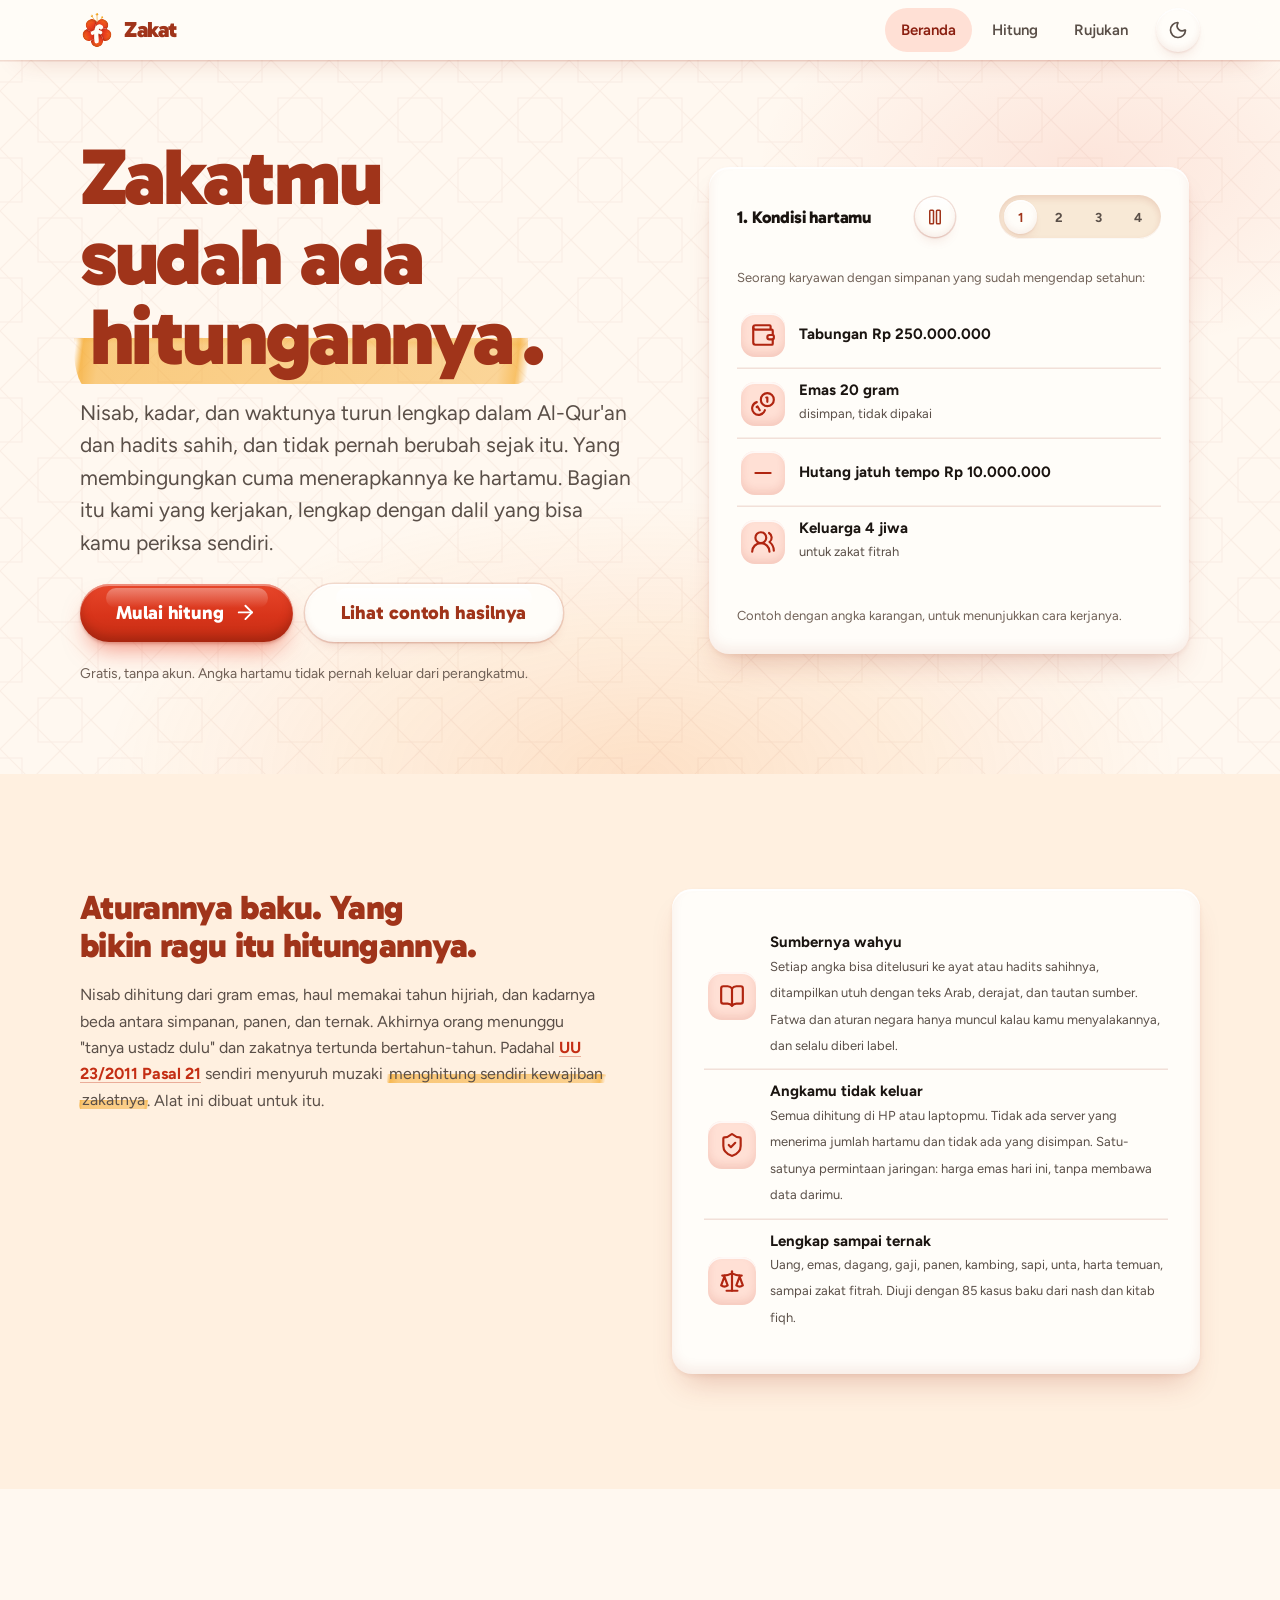
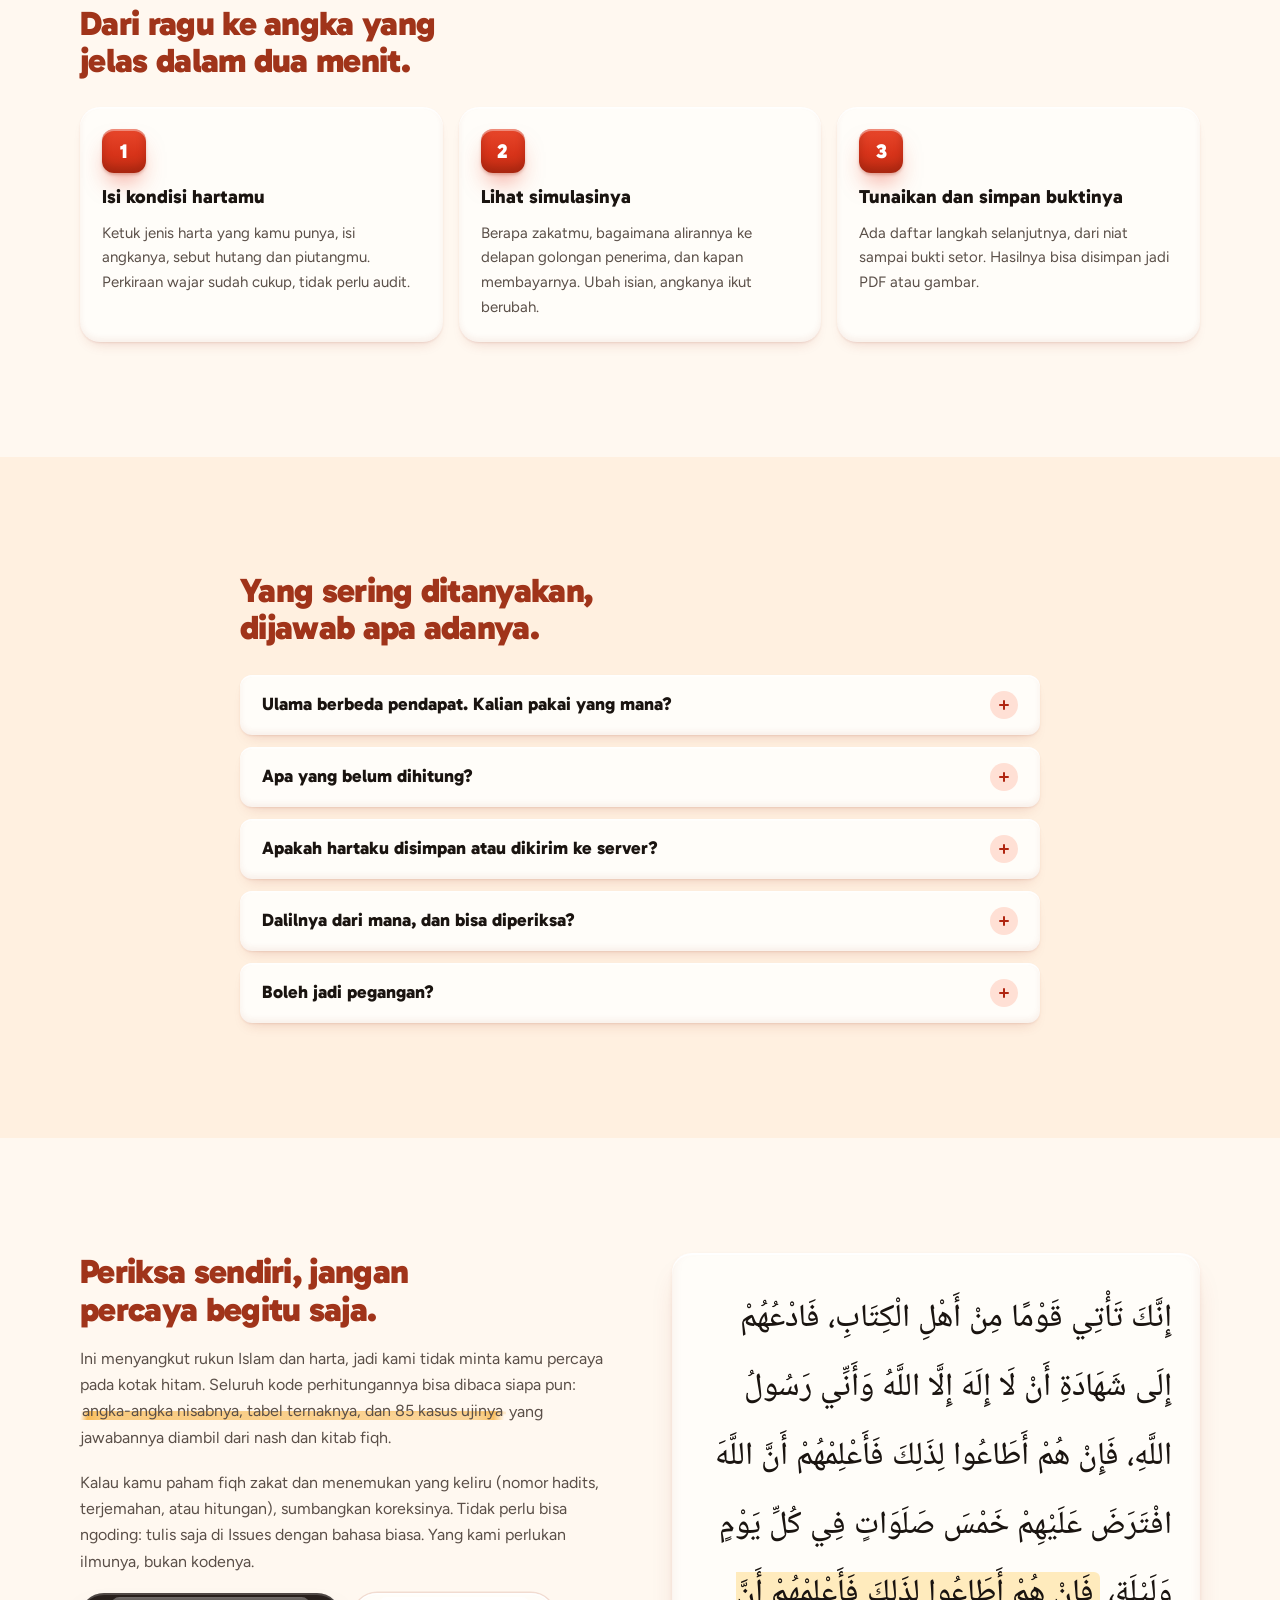
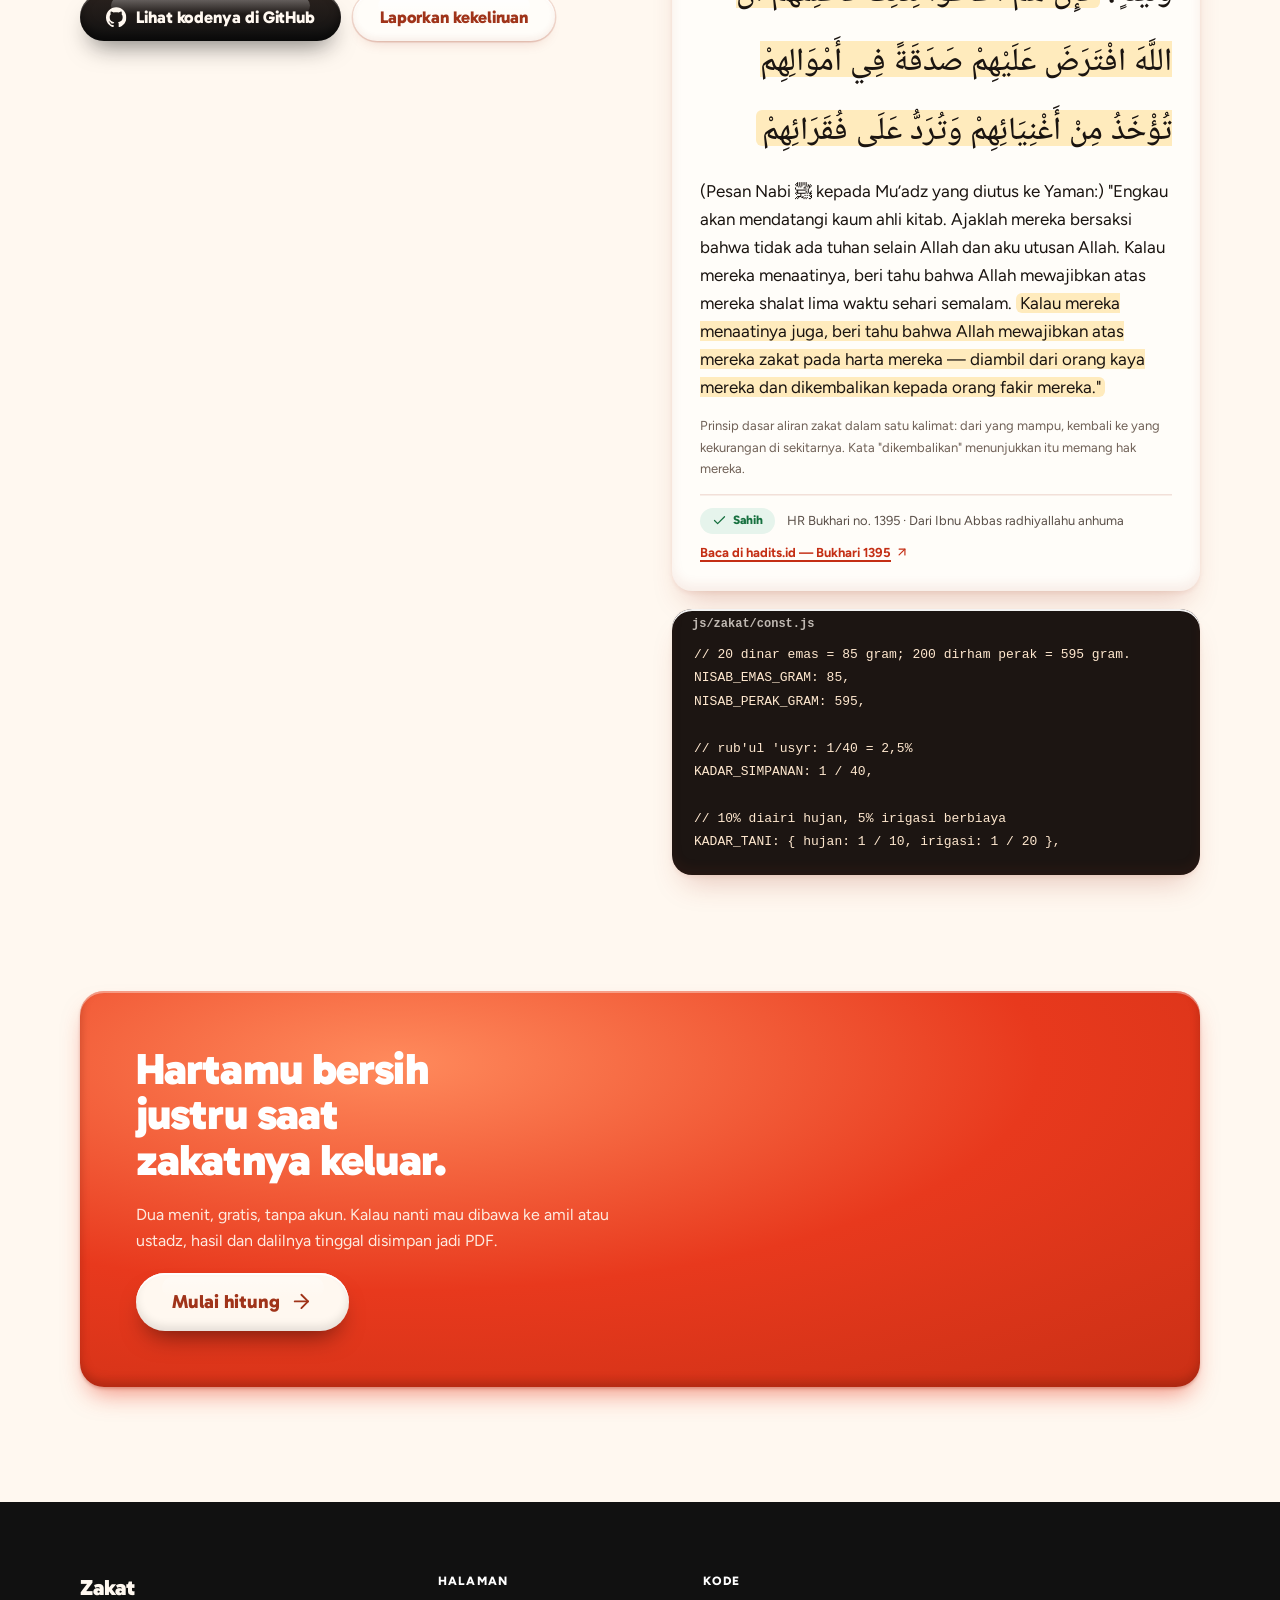
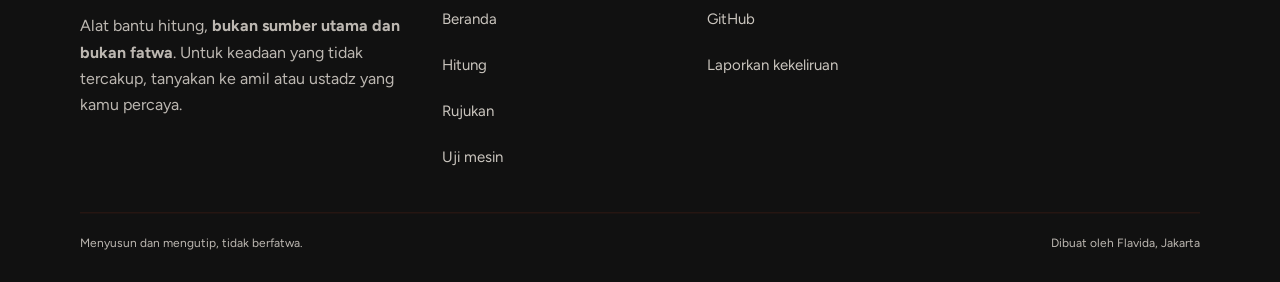
<file: index.html>
<!DOCTYPE html>
<html lang="id" data-theme="auto" data-theme-persist data-no-snav>
<head>
<meta charset="utf-8">
<meta name="viewport" content="width=device-width, initial-scale=1">
<title>Zakat — hitung zakatmu sesuai Al-Qur'an dan Sunnah</title>
<meta name="description" content="Nisab, kadar, haul, dan delapan golongan penerima zakat sudah baku. Isi kondisi hartamu, lihat berapa zakatmu, ke mana alirannya, dan kapan membayarnya, lengkap dengan dalil yang ditampilkan utuh. Gratis, tanpa akun, dihitung di browser kamu sendiri.">
<meta name="theme-color" content="#FFF8F0">
<link rel="icon" href="assets/v4/mark-simple.svg" type="image/svg+xml">
<script>try{var t=localStorage.getItem('fl-theme');if(t==='dark'||t==='light')document.documentElement.setAttribute('data-theme',t)}catch(e){}</script>
<link rel="stylesheet" href="colors_and_type.css?v=2">
<link rel="stylesheet" href="flavida.css?v=2">
<link rel="stylesheet" href="flavida-extra.css?v=2">
<link rel="stylesheet" href="flavida-app.css?v=2">
<link rel="stylesheet" href="flavida-sections.css?v=2">
<link rel="stylesheet" href="css/zakat.css?v=2">
</head>
<body>
<a class="fl-skip" href="#main">Lompat ke isi</a>

<header>
  <nav class="fl-nav" data-autohide aria-label="Utama">
    <a class="fl-nav__brand" href="index.html" aria-label="Zakat by Flavida, beranda">
      <img src="assets/v4/mark-color.svg" alt="" width="34" height="34"><span>Zakat</span>
    </a>
    <ul class="fl-nav__links" role="list">
      <li><a href="index.html" aria-current="page">Beranda</a></li>
      <li><a href="hitung.html">Hitung</a></li>
      <li><a href="rujukan.html">Rujukan</a></li>
    </ul>
    <a class="fl-btn fl-btn--sm fl-nav__cta" href="hitung.html">Mulai hitung</a>
    <button class="fl-iconbtn zk-tema" type="button" data-theme-toggle aria-pressed="false" aria-label="Mode gelap">
      <svg class="fl-icon i-moon" aria-hidden="true"><use href="#i-moon"/></svg>
      <svg class="fl-icon i-sun" aria-hidden="true"><use href="#i-sun"/></svg>
    </button>
    <button class="fl-nav__toggle" type="button" aria-label="Menu" aria-controls="menu" aria-expanded="false">
      <svg class="fl-icon i-open" aria-hidden="true"><use href="#i-menu"/></svg>
      <svg class="fl-icon i-close" aria-hidden="true"><use href="#i-x"/></svg>
    </button>
  </nav>
  <div class="fl-menu" id="menu">
    <nav aria-label="Menu seluler">
      <a href="index.html" aria-current="page">Beranda</a>
      <a href="hitung.html">Hitung</a>
      <a href="rujukan.html">Rujukan</a>
    </nav>
    <p class="menu__foot"><a class="fl-link" href="https://github.com/arnantoakbar/zakat" target="_blank" rel="noopener noreferrer">Kode di GitHub</a></p>
  </div>
</header>

<main id="main" tabindex="-1">

  <!-- ═══ HERO ═══ -->
  <section class="fl-hero">
    <!-- Pola geometri Islami (bintang delapan), sangat samar: penanda sejak layar pertama bahwa aturan di sini aturan Islam. -->
    <div class="zk-pola" aria-hidden="true">
      <svg xmlns="http://www.w3.org/2000/svg"><defs>
        <pattern id="khatim" width="120" height="120" patternUnits="userSpaceOnUse"><g fill="none" stroke="currentColor" stroke-width="1.1">
          <rect x="38" y="38" width="44" height="44"/><path d="M60 29 91 60 60 91 29 60Z"/>
          <rect x="-22" y="-22" width="44" height="44"/><path d="M0 -31 31 0 0 31 -31 0Z"/>
          <rect x="98" y="-22" width="44" height="44"/><path d="M120 -31 151 0 120 31 89 0Z"/>
          <rect x="-22" y="98" width="44" height="44"/><path d="M0 89 31 120 0 151 -31 120Z"/>
          <rect x="98" y="98" width="44" height="44"/><path d="M120 89 151 120 120 151 89 120Z"/>
          <path d="M31 0 60 29M89 0 60 29M31 120 60 91M89 120 60 91M0 31 29 60M0 89 29 60M120 31 91 60M120 89 91 60"/>
        </g></pattern></defs>
        <rect width="100%" height="100%" fill="url(#khatim)"/></svg>
    </div>

    <div class="fl-wrap fl-hero__grid">
      <div class="fl-hero__copy">
        <h1>Zakatmu sudah ada <mark class="fl-marker" data-draw="400">hitungannya</mark>.</h1>
        <p class="fl-lead">Nisab, kadar, dan waktunya turun lengkap dalam Al-Qur'an dan hadits sahih, dan tidak pernah berubah sejak itu. Yang membingungkan cuma menerapkannya ke hartamu. Bagian itu kami yang kerjakan, lengkap dengan dalil yang bisa kamu periksa sendiri.</p>
        <div class="fl-hero__actions" data-cta-sentinel>
          <a class="fl-btn fl-btn--lg" href="hitung.html">Mulai hitung <svg class="fl-icon fl-icon--nudge" aria-hidden="true"><use href="#i-arrow-right"/></svg></a>
          <a class="fl-btn fl-btn--ghost fl-btn--lg" href="hitung.html?contoh=1">Lihat contoh hasilnya</a>
        </div>
        <p class="fl-hero__note">Gratis, tanpa akun. Angka hartamu tidak pernah keluar dari perangkatmu.</p>
      </div>

      <!-- Demo: dihitung oleh mesin yang sama dengan halaman hitung, bukan angka karangan -->
      <div class="fl-hero__stage">
        <div class="fl-card zk-demo" id="demo" role="group" aria-label="Contoh simulasi perhitungan zakat">
          <div class="zk-demo__kepala">
            <h2 class="zk-demo__judul" id="demo-judul"></h2>
            <button class="fl-btn fl-btn--sm fl-btn--ghost fl-btn--icon" type="button" id="demo-jeda" aria-label="Jeda animasi" aria-pressed="false"><svg class="fl-icon" aria-hidden="true"><use href="#i-pause"/></svg></button>
            <div class="fl-seg fl-seg--sm" role="radiogroup" aria-label="Tahap simulasi" id="demo-tahap">
              <label class="fl-seg__item"><input type="radio" name="tahap" value="0" checked><span aria-label="Tahap 1">1</span></label>
              <label class="fl-seg__item"><input type="radio" name="tahap" value="1"><span aria-label="Tahap 2">2</span></label>
              <label class="fl-seg__item"><input type="radio" name="tahap" value="2"><span aria-label="Tahap 3">3</span></label>
              <label class="fl-seg__item"><input type="radio" name="tahap" value="3"><span aria-label="Tahap 4">4</span></label>
            </div>
          </div>
          <div class="zk-demo__isi" id="demo-isi" aria-live="polite"></div>
          <p class="fl-hint">Contoh dengan angka karangan, untuk menunjukkan cara kerjanya.</p>
        </div>
      </div>
    </div>
  </section>

  <!-- ═══ KENAPA ═══ -->
  <section class="fl-section fl-section--tint" id="kenapa">
    <div class="fl-wrap zk-split">
      <div>
        <h2 class="zk-h2">Aturannya baku. Yang bikin ragu itu hitungannya.</h2>
        <p class="fl-body">Nisab dihitung dari gram emas, haul memakai tahun hijriah, dan kadarnya beda antara simpanan, panen, dan ternak. Akhirnya orang menunggu "tanya ustadz dulu" dan zakatnya tertunda bertahun-tahun. Padahal <a class="fl-link" href="https://pasal.id/peraturan/uu/uu-no-23-tahun-2011#pasal-21" target="_blank" rel="noopener noreferrer">UU 23/2011 Pasal 21</a> sendiri menyuruh muzaki <mark class="fl-marker">menghitung sendiri kewajiban zakatnya</mark>. Alat ini dibuat untuk itu.</p>
      </div>
      <div class="fl-card">
        <ul class="fl-list zk-baris">
          <li><span class="fl-card__icon" style="width:48px;height:48px"><svg class="fl-icon" aria-hidden="true"><use href="#i-book-open"/></svg></span>
            <div><b>Sumbernya wahyu</b><small>Setiap angka bisa ditelusuri ke ayat atau hadits sahihnya, ditampilkan utuh dengan teks Arab, derajat, dan tautan sumber. Fatwa dan aturan negara hanya muncul kalau kamu menyalakannya, dan selalu diberi label.</small></div></li>
          <li><span class="fl-card__icon" style="width:48px;height:48px"><svg class="fl-icon" aria-hidden="true"><use href="#i-shield-check"/></svg></span>
            <div><b>Angkamu tidak keluar</b><small>Semua dihitung di HP atau laptopmu. Tidak ada server yang menerima jumlah hartamu dan tidak ada yang disimpan. Satu-satunya permintaan jaringan: harga emas hari ini, tanpa membawa data darimu.</small></div></li>
          <li><span class="fl-card__icon" style="width:48px;height:48px"><svg class="fl-icon" aria-hidden="true"><use href="#i-scale"/></svg></span>
            <div><b>Lengkap sampai ternak</b><small>Uang, emas, dagang, gaji, panen, kambing, sapi, unta, harta temuan, sampai zakat fitrah. Diuji dengan 85 kasus baku dari nash dan kitab fiqh.</small></div></li>
        </ul>
      </div>
    </div>
  </section>

  <!-- ═══ CARA KERJA ═══ -->
  <section class="fl-section" id="cara">
    <div class="fl-wrap">
      <h2 class="zk-h2 zk-judul-bagian">Dari ragu ke angka yang jelas dalam dua menit.</h2>
      <ol class="fl-howto">
        <li><h3>Isi kondisi hartamu</h3><p>Ketuk jenis harta yang kamu punya, isi angkanya, sebut hutang dan piutangmu. Perkiraan wajar sudah cukup, tidak perlu audit.</p></li>
        <li><h3>Lihat simulasinya</h3><p>Berapa zakatmu, bagaimana alirannya ke delapan golongan penerima, dan kapan membayarnya. Ubah isian, angkanya ikut berubah.</p></li>
        <li><h3>Tunaikan dan simpan buktinya</h3><p>Ada daftar langkah selanjutnya, dari niat sampai bukti setor. Hasilnya bisa disimpan jadi PDF atau gambar.</p></li>
      </ol>
    </div>
  </section>

  <!-- ═══ PERTANYAAN ═══ -->
  <section class="fl-section fl-section--tint" id="tanya">
    <div class="fl-wrap fl-wrap--narrow">
      <h2 class="zk-h2 zk-judul-bagian">Yang sering ditanyakan, dijawab apa adanya.</h2>
      <div data-accordion-single>
        <details class="fl-accordion"><summary>Ulama berbeda pendapat. Kalian pakai yang mana?</summary>
          <p>Pada beberapa hal (perhiasan yang dipakai, hutang, nisab uang, zakat penghasilan) kami memakai pendapat mazhab Syafi'i dan praktik BAZNAS, lalu menuliskan pendapat lainnya di tempat yang sama, bukan menghapusnya. Daftar lengkapnya ada di <a class="fl-link" href="rujukan.html#khilaf">halaman rujukan</a>.</p></details>
        <details class="fl-accordion"><summary>Apa yang belum dihitung?</summary>
          <p>Saham dan kripto, properti yang disewakan, tambang, zakat badan usaha, dan harta bercampur riba butuh penilaian manusia. Untuk itu kami bilang terus terang dan mengarahkanmu ke amil atau ustadz, dengan angka dari sini sebagai bahan awal.</p></details>
        <details class="fl-accordion"><summary>Apakah hartaku disimpan atau dikirim ke server?</summary>
          <p>Tidak. Perhitungan berjalan di browser kamu dan hilang saat tab ditutup. Yang diminta ke internet hanya harga emas dan kurs, tanpa membawa data darimu. Tanpa akun, tanpa cookie, tanpa analitik. Satu-satunya yang diingat browser adalah pilihan tema terang atau gelap, dan itu pun hanya kalau kamu menekan tombolnya.</p></details>
        <details class="fl-accordion"><summary>Dalilnya dari mana, dan bisa diperiksa?</summary>
          <p>Dari Al-Qur'an dan hadits yang sudah dicocokkan satu per satu dengan Quran.com dan hadits.id. Setiap kutipan menampilkan teks Arab utuh, terjemahan, derajat, dan tautan ke sumbernya.</p></details>
        <details class="fl-accordion"><summary>Boleh jadi pegangan?</summary>
          <p>Ini alat bantu hitung, bukan fatwa. Untuk keadaan khusus, bawa hasilnya sebagai bahan awal ke amil atau ustadz yang kamu percaya. Undang-undang pun menyediakan jalur itu: muzaki yang tidak dapat menghitung sendiri dibantu BAZNAS.</p></details>
      </div>
    </div>
  </section>

  <!-- ═══ KODE TERBUKA & KONTRIBUSI ═══ -->
  <section class="fl-section" id="kode">
    <div class="fl-wrap zk-split">
      <div>
        <h2 class="zk-h2">Periksa sendiri, jangan percaya begitu saja.</h2>
        <p class="fl-body">Ini menyangkut rukun Islam dan harta, jadi kami tidak minta kamu percaya pada kotak hitam. Seluruh kode perhitungannya bisa dibaca siapa pun: <mark class="fl-marker">angka-angka nisabnya, tabel ternaknya, dan 85 kasus ujinya</mark> yang jawabannya diambil dari nash dan kitab fiqh.</p>
        <p class="fl-body">Kalau kamu paham fiqh zakat dan menemukan yang keliru (nomor hadits, terjemahan, atau hitungan), sumbangkan koreksinya. Tidak perlu bisa ngoding: tulis saja di Issues dengan bahasa biasa. Yang kami perlukan ilmunya, bukan kodenya.</p>
        <div class="fl-cluster" style="--gap:12px">
          <a class="fl-btn fl-btn--dark" href="https://github.com/arnantoakbar/zakat" target="_blank" rel="noopener noreferrer"><svg class="fl-icon" aria-hidden="true"><use href="#i-github"/></svg> Lihat kodenya di GitHub</a>
          <a class="fl-btn fl-btn--ghost" href="https://github.com/arnantoakbar/zakat/issues/new" target="_blank" rel="noopener noreferrer">Laporkan kekeliruan</a>
        </div>
      </div>
      <div>
        <div id="contoh-cite"></div>
        <div class="fl-code">
          <div class="fl-code__bar"><span>js/zakat/const.js</span></div>
          <pre><code>// 20 dinar emas = 85 gram; 200 dirham perak = 595 gram.
NISAB_EMAS_GRAM: 85,
NISAB_PERAK_GRAM: 595,

// rub'ul 'usyr: 1/40 = 2,5%
KADAR_SIMPANAN: 1 / 40,

// 10% diairi hujan, 5% irigasi berbiaya
KADAR_TANI: { hujan: 1 / 10, irigasi: 1 / 20 },</code></pre>
        </div>
      </div>
    </div>
  </section>

  <!-- ═══ CTA ═══ -->
  <section class="fl-section" style="padding-top:0">
    <div class="fl-wrap">
      <div class="fl-cta">
        <h2>Hartamu bersih justru saat zakatnya keluar.</h2>
        <p style="max-width:48ch">Dua menit, gratis, tanpa akun. Kalau nanti mau dibawa ke amil atau ustadz, hasil dan dalilnya tinggal disimpan jadi PDF.</p>
        <a class="fl-btn fl-btn--light fl-btn--lg" href="hitung.html">Mulai hitung <svg class="fl-icon fl-icon--nudge" aria-hidden="true"><use href="#i-arrow-right"/></svg></a>
      </div>
    </div>
  </section>

</main>

<footer class="fl-footer fl-footer--dark">
  <div class="fl-wrap">
    <div class="fl-footer__grid">
      <div>
        <b class="zk-foot-brand">Zakat</b>
        <p style="margin-top:10px;max-width:38ch">Alat bantu hitung, <b>bukan sumber utama dan bukan fatwa</b>. Untuk keadaan yang tidak tercakup, tanyakan ke amil atau ustadz yang kamu percaya.</p>
      </div>
      <nav aria-label="Halaman"><h3>Halaman</h3><ul><li><a href="index.html">Beranda</a></li><li><a href="hitung.html">Hitung</a></li><li><a href="rujukan.html">Rujukan</a></li><li><a href="tests.html">Uji mesin</a></li></ul></nav>
      <nav aria-label="Kode"><h3>Kode</h3><ul><li><a href="https://github.com/arnantoakbar/zakat" target="_blank" rel="noopener noreferrer">GitHub</a></li><li><a href="https://github.com/arnantoakbar/zakat/issues" target="_blank" rel="noopener noreferrer">Laporkan kekeliruan</a></li></ul></nav>
    </div>
    <div class="fl-footer__legal"><span>Menyusun dan mengutip, tidak berfatwa.</span><span>Dibuat oleh Flavida, Jakarta</span></div>
  </div>
</footer>

<script src="js/motion.min.js"></script>
<script src="assets/v4/icons.sprite.js"></script>
<script src="assets/v4/icons-zakat.js"></script>
<script src="js/flavida.js"></script>
<script src="js/flavida-ui.js"></script>
<script src="js/flavida-charts.js"></script>
<script src="js/zakat/const.js?v=2"></script>
<script src="js/zakat/dagang.js?v=2"></script>
<script src="js/zakat/uang.js?v=2"></script>
<script src="js/zakat/penghasilan.js?v=2"></script>
<script src="js/zakat/tani.js?v=2"></script>
<script src="js/zakat/ternak.js?v=2"></script>
<script src="js/zakat/rikaz.js?v=2"></script>
<script src="js/zakat/fitrah.js?v=2"></script>
<script src="js/zakat/solve.js?v=2"></script>
<script src="js/dalil.js?v=2"></script>
<script src="js/harga.js?v=2"></script>
<script src="js/ui-dalil.js?v=2"></script>
<script src="js/ui-landing.js?v=2"></script>
<script src="js/ui-nav.js?v=2"></script>
</body>
</html>
</file>
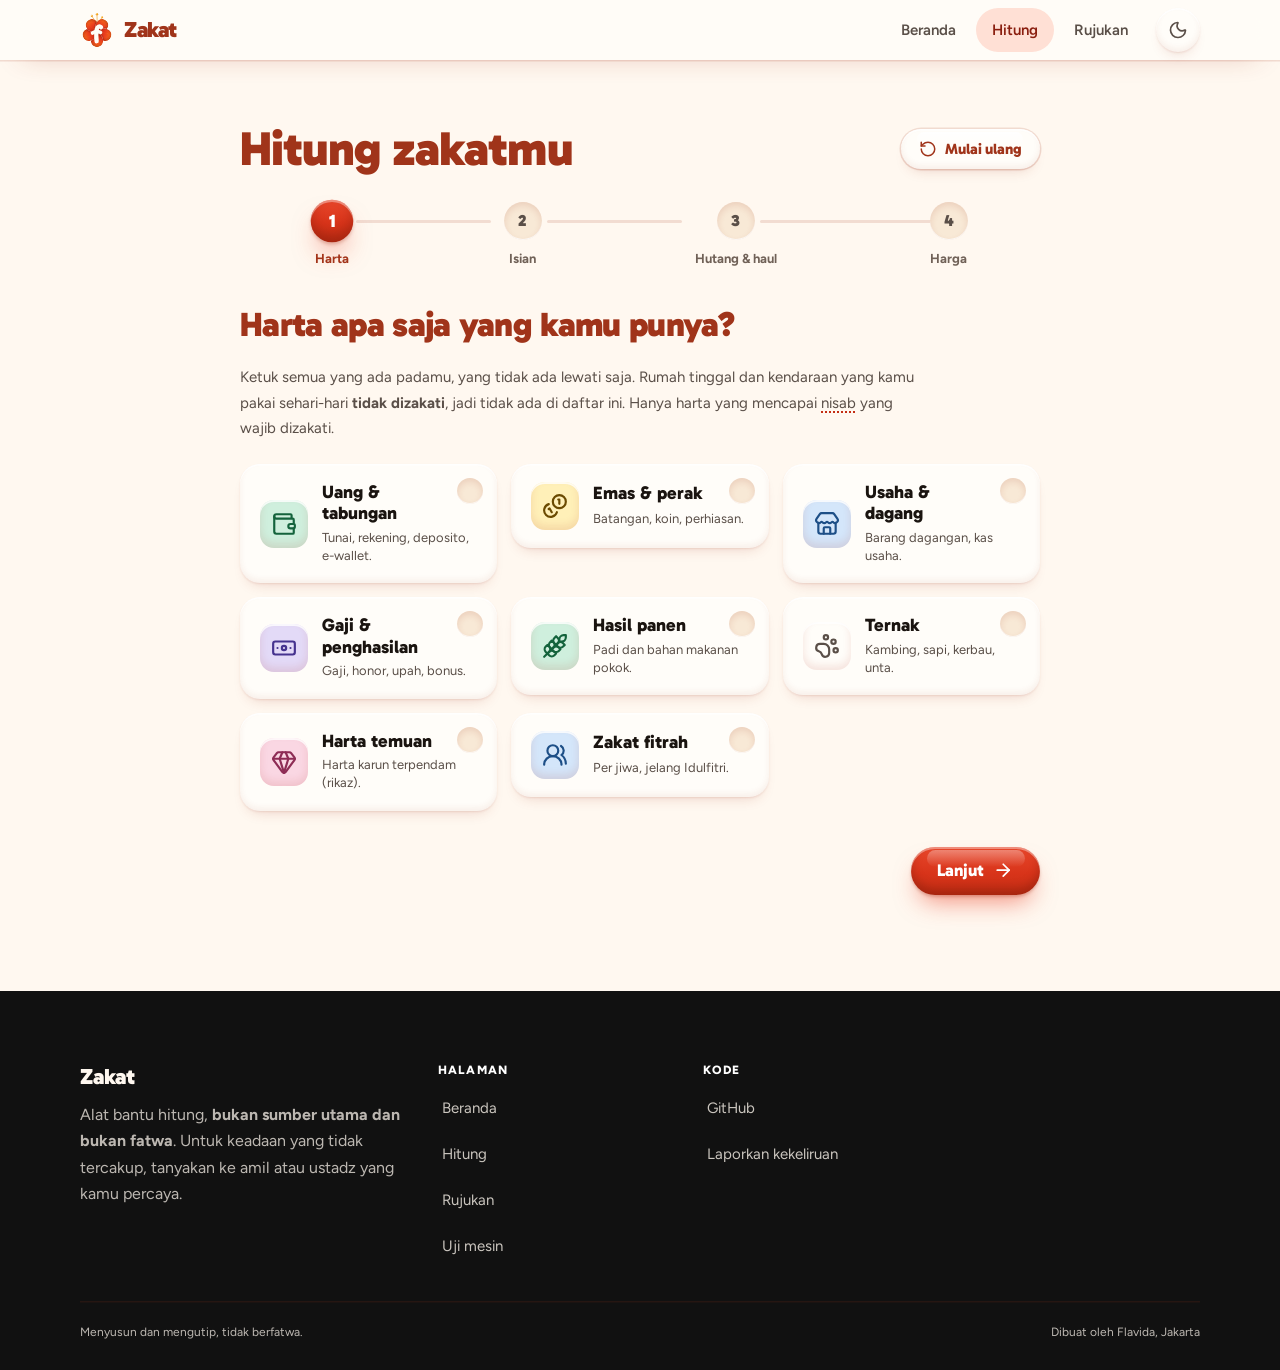
<file: hitung.html>
<!DOCTYPE html>
<html lang="id" data-theme="auto" data-theme-persist data-no-snav>
<head>
<meta charset="utf-8">
<meta name="viewport" content="width=device-width, initial-scale=1">
<title>Hitung zakat — simulasi sesuai Al-Qur'an dan Sunnah</title>
<meta name="description" content="Isi kondisi hartamu, lihat berapa zakatmu, ke mana alirannya, dan kapan membayarnya — lengkap dengan dalil yang bisa diperiksa. Dihitung di browser kamu sendiri, tidak ada data yang dikirim.">
<meta name="theme-color" content="#FFF8F0">
<link rel="icon" href="assets/v4/mark-simple.svg" type="image/svg+xml">
<script>try{var t=localStorage.getItem('fl-theme');if(t==='dark'||t==='light')document.documentElement.setAttribute('data-theme',t)}catch(e){}</script>
<link rel="stylesheet" href="colors_and_type.css?v=2">
<link rel="stylesheet" href="flavida.css?v=2">
<link rel="stylesheet" href="flavida-extra.css?v=2">
<link rel="stylesheet" href="flavida-app.css?v=2">
<link rel="stylesheet" href="flavida-sections.css?v=2">
<link rel="stylesheet" href="css/zakat.css?v=2">
<link rel="stylesheet" href="css/print.css?v=2" media="print">
</head>
<body>
<a class="fl-skip" href="#main">Lompat ke isi</a>

<header>
  <nav class="fl-nav" data-autohide aria-label="Utama">
    <a class="fl-nav__brand" href="index.html" aria-label="Zakat by Flavida, beranda">
      <img src="assets/v4/mark-color.svg" alt="" width="34" height="34"><span>Zakat</span>
    </a>
    <ul class="fl-nav__links" role="list">
      <li><a href="index.html">Beranda</a></li>
      <li><a href="hitung.html" aria-current="page">Hitung</a></li>
      <li><a href="rujukan.html">Rujukan</a></li>
    </ul>
    <a class="fl-btn fl-btn--sm fl-nav__cta" href="#wizard">Mulai hitung</a>
    <button class="fl-iconbtn zk-tema" type="button" data-theme-toggle aria-pressed="false" aria-label="Mode gelap">
      <svg class="fl-icon i-moon" aria-hidden="true"><use href="#i-moon"/></svg>
      <svg class="fl-icon i-sun" aria-hidden="true"><use href="#i-sun"/></svg>
    </button>
    <button class="fl-nav__toggle" type="button" aria-label="Menu" aria-controls="menu" aria-expanded="false">
      <svg class="fl-icon i-open" aria-hidden="true"><use href="#i-menu"/></svg>
      <svg class="fl-icon i-close" aria-hidden="true"><use href="#i-x"/></svg>
    </button>
  </nav>
  <div class="fl-menu" id="menu">
    <nav aria-label="Menu seluler">
      <a href="index.html">Beranda</a>
      <a href="hitung.html" aria-current="page">Hitung</a>
      <a href="rujukan.html">Rujukan</a>
    </nav>
    <p class="menu__foot"><a class="fl-link" href="https://github.com/arnantoakbar/zakat" target="_blank" rel="noopener noreferrer">Kode di GitHub</a></p>
  </div>
</header>

<main id="main" tabindex="-1">

  <!-- ═══ WIZARD ═══ -->
  <section class="fl-section zk-wizard" id="wizard">
    <div class="fl-wrap fl-wrap--narrow">

      <div class="zk-top" data-cta-sentinel>
        <h1 class="zk-title">Hitung zakatmu</h1>
        <button class="fl-btn fl-btn--sm fl-btn--ghost" type="button" data-dialog-open="#dlg-reset">
          <svg class="fl-icon" aria-hidden="true"><use href="#i-rotate-ccw"/></svg> Mulai ulang
        </button>
      </div>

      <ol class="fl-steps" id="steps" aria-label="Langkah">
        <li aria-current="step">Harta</li><li>Isian</li><li>Hutang &amp; haul</li><li>Harga</li>
      </ol>

      <!-- Langkah 1: pilih jenis harta -->
      <div class="zk-step" id="langkah-1">
        <h2 class="zk-h2">Harta apa saja yang kamu punya?</h2>
        <p class="zk-ket">Ketuk semua yang ada padamu, yang tidak ada lewati saja. Rumah tinggal dan kendaraan yang kamu pakai sehari-hari <b>tidak dizakati</b>, jadi tidak ada di daftar ini. Hanya harta yang mencapai
          <button class="fl-term" type="button" data-gloss="Batas minimal harta sebelum zakat wajib. Untuk uang, emas, dan dagang: setara 85 gram emas.">nisab</button>
          yang wajib dizakati.</p>

        <div class="fl-options" role="group" aria-label="Jenis harta">
          <label class="fl-option"><input type="checkbox" data-pilih="uang"><span class="fl-option__card"><span class="fl-card__icon" style="background:var(--tone-mint);color:var(--tone-mint-ink)"><svg class="fl-icon" aria-hidden="true"><use href="#i-wallet"/></svg></span><b>Uang &amp; tabungan</b><small>Tunai, rekening, deposito, e-wallet.</small></span><span class="fl-option__tick"><svg class="fl-icon" aria-hidden="true"><use href="#i-check"/></svg></span></label>
          <label class="fl-option"><input type="checkbox" data-pilih="emas"><span class="fl-option__card"><span class="fl-card__icon" style="background:var(--tone-butter);color:var(--tone-butter-ink)"><svg class="fl-icon" aria-hidden="true"><use href="#i-coins"/></svg></span><b>Emas &amp; perak</b><small>Batangan, koin, perhiasan.</small></span><span class="fl-option__tick"><svg class="fl-icon" aria-hidden="true"><use href="#i-check"/></svg></span></label>
          <label class="fl-option"><input type="checkbox" data-pilih="dagang"><span class="fl-option__card"><span class="fl-card__icon" style="background:var(--tone-sky);color:var(--tone-sky-ink)"><svg class="fl-icon" aria-hidden="true"><use href="#i-store"/></svg></span><b>Usaha &amp; dagang</b><small>Barang dagangan, kas usaha.</small></span><span class="fl-option__tick"><svg class="fl-icon" aria-hidden="true"><use href="#i-check"/></svg></span></label>
          <label class="fl-option"><input type="checkbox" data-pilih="penghasilan"><span class="fl-option__card"><span class="fl-card__icon" style="background:var(--tone-lilac);color:var(--tone-lilac-ink)"><svg class="fl-icon" aria-hidden="true"><use href="#i-banknote"/></svg></span><b>Gaji &amp; penghasilan</b><small>Gaji, honor, upah, bonus.</small></span><span class="fl-option__tick"><svg class="fl-icon" aria-hidden="true"><use href="#i-check"/></svg></span></label>
          <label class="fl-option"><input type="checkbox" data-pilih="tani"><span class="fl-option__card"><span class="fl-card__icon" style="background:var(--tone-mint);color:var(--tone-mint-ink)"><svg class="fl-icon" aria-hidden="true"><use href="#i-wheat"/></svg></span><b>Hasil panen</b><small>Padi dan bahan makanan pokok.</small></span><span class="fl-option__tick"><svg class="fl-icon" aria-hidden="true"><use href="#i-check"/></svg></span></label>
          <label class="fl-option"><input type="checkbox" data-pilih="ternak"><span class="fl-option__card"><span class="fl-card__icon" style="background:var(--tone-peach-tone);color:var(--tone-peach-tone-ink)"><svg class="fl-icon" aria-hidden="true"><use href="#i-paw-print"/></svg></span><b>Ternak</b><small>Kambing, sapi, kerbau, unta.</small></span><span class="fl-option__tick"><svg class="fl-icon" aria-hidden="true"><use href="#i-check"/></svg></span></label>
          <label class="fl-option"><input type="checkbox" data-pilih="rikaz"><span class="fl-option__card"><span class="fl-card__icon" style="background:var(--tone-rose);color:var(--tone-rose-ink)"><svg class="fl-icon" aria-hidden="true"><use href="#i-gem"/></svg></span><b>Harta temuan</b><small>Harta karun terpendam (rikaz).</small></span><span class="fl-option__tick"><svg class="fl-icon" aria-hidden="true"><use href="#i-check"/></svg></span></label>
          <label class="fl-option"><input type="checkbox" data-pilih="fitrah"><span class="fl-option__card"><span class="fl-card__icon" style="background:var(--tone-sky);color:var(--tone-sky-ink)"><svg class="fl-icon" aria-hidden="true"><use href="#i-users-round"/></svg></span><b>Zakat fitrah</b><small>Per jiwa, jelang Idulfitri.</small></span><span class="fl-option__tick"><svg class="fl-icon" aria-hidden="true"><use href="#i-check"/></svg></span></label>
        </div>
      </div>

      <!-- Langkah 2: angka per jenis (blok yang tidak dipilih disembunyikan JS) -->
      <div class="zk-step" id="langkah-2" hidden>
        <h2 class="zk-h2">Isi angkanya</h2>
        <p class="zk-ket">Perkiraan wajar sudah cukup, zakat dihitung dari harta yang kamu ketahui, bukan dari audit. Semua dihitung di HP atau laptopmu; tidak ada angka yang dikirim ke mana pun.</p>

        <fieldset class="zk-block" data-blok="uang" hidden>
          <legend><svg class="fl-icon" aria-hidden="true"><use href="#i-wallet"/></svg> Uang &amp; tabungan</legend>
          <div class="fl-field"><label for="in-uangJumlah">Total uang yang kamu simpan</label>
            <div class="fl-affix"><span>Rp</span><input id="in-uangJumlah" data-f="uangJumlah" data-t="rp" inputmode="numeric" autocomplete="off" placeholder="0"></div>
            <p class="fl-hint">Jumlahkan semua: tunai, semua rekening dan tabungan, deposito, e-wallet.</p></div>
        </fieldset>

        <fieldset class="zk-block" data-blok="emas" hidden>
          <legend><svg class="fl-icon" aria-hidden="true"><use href="#i-coins"/></svg> Emas &amp; perak</legend>
          <div class="fl-field"><label for="in-emasSimpan">Emas yang disimpan</label>
            <div class="fl-affix"><input id="in-emasSimpan" data-f="emasSimpan" data-t="num" inputmode="decimal" autocomplete="off" placeholder="0"><span>gram</span></div>
            <p class="fl-hint">Batangan, koin, atau perhiasan yang jarang atau tidak dipakai.</p></div>
          <div class="fl-field"><label for="in-emasPakai">Perhiasan yang dipakai sehari-hari</label>
            <div class="fl-affix"><input id="in-emasPakai" data-f="emasPakai" data-t="num" inputmode="decimal" autocomplete="off" placeholder="0"><span>gram</span></div>
            <p class="fl-hint">Menurut mazhab Syafi'i tidak wajib dizakati, jadi tidak dihitung kecuali kamu mencentang pilihan di bawah.</p></div>
          <label class="fl-check"><input type="checkbox" data-ck="emasZakati"><span>Zakati juga perhiasan yang dipakai (pendapat mazhab Hanafi, lebih berhati-hati)</span></label>
          <div class="fl-field"><label for="in-perakGram">Perak</label>
            <div class="fl-affix"><input id="in-perakGram" data-f="perakGram" data-t="num" inputmode="decimal" autocomplete="off" placeholder="0"><span>gram</span></div>
            <p class="fl-hint">Perak punya nisab sendiri: 595 gram.</p></div>
        </fieldset>

        <fieldset class="zk-block" data-blok="dagang" hidden>
          <legend><svg class="fl-icon" aria-hidden="true"><use href="#i-store"/></svg> Usaha &amp; dagang</legend>
          <div class="fl-field"><label for="in-dagangBarang">Nilai barang dagangan</label>
            <div class="fl-affix"><span>Rp</span><input id="in-dagangBarang" data-f="dagangBarang" data-t="rp" inputmode="numeric" autocomplete="off" placeholder="0"></div>
            <p class="fl-hint">Pakai harga jual hari ini, bukan harga beli. Etalase, kendaraan, dan alat kerja tidak ikut: itu bukan barang dagangan.</p></div>
          <div class="fl-field"><label for="in-dagangKas">Kas usaha</label>
            <div class="fl-affix"><span>Rp</span><input id="in-dagangKas" data-f="dagangKas" data-t="rp" inputmode="numeric" autocomplete="off" placeholder="0"></div>
            <p class="fl-hint">Uang usaha di laci dan rekening toko.</p></div>
          <div class="fl-field"><label for="in-dagangPiutang">Piutang usaha yang lancar</label>
            <div class="fl-affix"><span>Rp</span><input id="in-dagangPiutang" data-f="dagangPiutang" data-t="rp" inputmode="numeric" autocomplete="off" placeholder="0"></div>
            <p class="fl-hint">Tagihan ke pelanggan yang masih diharapkan kembali.</p></div>
          <div class="fl-field"><label for="in-dagangHutang">Hutang usaha jatuh tempo</label>
            <div class="fl-affix"><span>Rp</span><input id="in-dagangHutang" data-f="dagangHutang" data-t="rp" inputmode="numeric" autocomplete="off" placeholder="0"></div>
            <p class="fl-hint">Hutang ke pemasok dan sejenisnya yang harus dibayar dalam waktu dekat. Mengurangi harta dagang.</p></div>
        </fieldset>

        <fieldset class="zk-block" data-blok="penghasilan" hidden>
          <legend><svg class="fl-icon" aria-hidden="true"><use href="#i-banknote"/></svg> Gaji &amp; penghasilan</legend>
          <div class="fl-field"><label for="in-pengBulan">Penghasilan per bulan</label>
            <div class="fl-affix"><span>Rp</span><input id="in-pengBulan" data-f="pengBulan" data-t="rp" inputmode="numeric" autocomplete="off" placeholder="0"></div>
            <p class="fl-hint">Gaji atau honor kotor sebulan.</p></div>
          <div class="fl-field"><label for="in-pengBonus">Bonus dan THR setahun</label>
            <div class="fl-affix"><span>Rp</span><input id="in-pengBonus" data-f="pengBonus" data-t="rp" inputmode="numeric" autocomplete="off" placeholder="0"></div>
            <p class="fl-hint">Perkiraan totalnya setahun.</p></div>
        </fieldset>

        <fieldset class="zk-block" data-blok="tani" hidden>
          <legend><svg class="fl-icon" aria-hidden="true"><use href="#i-wheat"/></svg> Hasil panen</legend>
          <div class="fl-field"><label for="in-taniKg">Hasil panen (kering)</label>
            <div class="fl-affix"><input id="in-taniKg" data-f="taniKg" data-t="num" inputmode="decimal" autocomplete="off" placeholder="0"><span>kg</span></div>
            <p class="fl-hint">Berat yang siap simpan, untuk sekali panen.</p></div>
          <div class="fl-field"><span class="fl-label-text" id="lb-taniBentuk">Bentuk hasilnya</span>
            <div class="fl-seg" role="radiogroup" aria-labelledby="lb-taniBentuk" data-seg="taniBentuk">
              <label class="fl-seg__item"><input type="radio" name="taniBentuk" value="gabah" checked><span>Gabah · nisab 653 kg</span></label>
              <label class="fl-seg__item"><input type="radio" name="taniBentuk" value="beras"><span>Beras · nisab 520 kg</span></label>
            </div></div>
          <div class="fl-field"><span class="fl-label-text" id="lb-taniAir">Pengairannya</span>
            <div class="fl-seg" role="radiogroup" aria-labelledby="lb-taniAir" data-seg="taniAir">
              <label class="fl-seg__item"><input type="radio" name="taniAir" value="hujan" checked><span>Hujan atau alami · 10%</span></label>
              <label class="fl-seg__item"><input type="radio" name="taniAir" value="irigasi"><span>Irigasi berbiaya · 5%</span></label>
            </div></div>
        </fieldset>

        <fieldset class="zk-block" data-blok="ternak" hidden>
          <legend><svg class="fl-icon" aria-hidden="true"><use href="#i-paw-print"/></svg> Ternak</legend>
          <div class="fl-field"><label for="in-kambingEkor">Kambing atau domba</label>
            <div class="fl-affix"><input id="in-kambingEkor" data-f="kambingEkor" data-t="num" inputmode="numeric" autocomplete="off" placeholder="0"><span>ekor</span></div>
            <p class="fl-hint">Nisab mulai 40 ekor.</p></div>
          <div class="fl-field"><label for="in-sapiEkor">Sapi atau kerbau</label>
            <div class="fl-affix"><input id="in-sapiEkor" data-f="sapiEkor" data-t="num" inputmode="numeric" autocomplete="off" placeholder="0"><span>ekor</span></div>
            <p class="fl-hint">Nisab mulai 30 ekor.</p></div>
          <div class="fl-field"><label for="in-untaEkor">Unta</label>
            <div class="fl-affix"><input id="in-untaEkor" data-f="untaEkor" data-t="num" inputmode="numeric" autocomplete="off" placeholder="0"><span>ekor</span></div>
            <p class="fl-hint">Nisab mulai 5 ekor.</p></div>
          <label class="fl-check"><input type="checkbox" data-ck="ternakGembala" checked><span>Digembalakan bebas di padang. Syarat dalam haditsnya (sa'imah): sebagian besar tahun mencari makan sendiri. Ternak yang dikandangkan dan dibeli pakannya tidak wajib zakat ternak menurut jumhur.</span></label>
          <label class="fl-check"><input type="checkbox" data-ck="ternakDagang"><span>Ternak ini untuk diperjualbelikan. Kalau ya, ia dizakati sebagai harta dagang, bukan dengan tabel ekor.</span></label>
        </fieldset>

        <fieldset class="zk-block" data-blok="rikaz" hidden>
          <legend><svg class="fl-icon" aria-hidden="true"><use href="#i-gem"/></svg> Harta temuan</legend>
          <div class="fl-field"><label for="in-rikazNilai">Perkiraan nilai temuan</label>
            <div class="fl-affix"><span>Rp</span><input id="in-rikazNilai" data-f="rikazNilai" data-t="rp" inputmode="numeric" autocomplete="off" placeholder="0"></div>
            <p class="fl-hint">Harta karun terpendam peninggalan lama yang kamu temukan.</p></div>
        </fieldset>

        <fieldset class="zk-block" data-blok="fitrah" hidden>
          <legend><svg class="fl-icon" aria-hidden="true"><use href="#i-users-round"/></svg> Zakat fitrah</legend>
          <div class="fl-field"><span class="fl-label-text" id="lb-jiwa">Jumlah jiwa yang kamu tanggung</span>
            <div class="fl-stepper" data-min="1" data-max="40" data-f="fitrahJiwa" role="group" aria-labelledby="lb-jiwa">
              <button type="button" aria-label="Kurangi satu jiwa" data-stepper-minus><svg class="fl-icon" aria-hidden="true"><use href="#i-minus"/></svg></button>
              <output aria-live="polite">1</output>
              <button type="button" aria-label="Tambah satu jiwa" data-stepper-plus><svg class="fl-icon" aria-hidden="true"><use href="#i-plus"/></svg></button>
            </div>
            <p class="fl-hint">Dirimu, istri, anak-anak, dan orang lain yang nafkahnya kamu tanggung.</p></div>
        </fieldset>
      </div>

      <!-- Langkah 3: hutang, piutang, haul -->
      <div class="zk-step" id="langkah-3" hidden>
        <h2 class="zk-h2">Hutang, piutang, dan lamanya tersimpan</h2>
        <p class="zk-ket">Zakat simpanan wajib bila hartamu bertahan di atas nisab selama satu tahun hijriah, yang disebut
          <button class="fl-term" type="button" data-gloss="Masa satu tahun hijriah (kira-kira 354 hari) harta bertahan di atas nisab. Panen, harta temuan, dan fitrah tidak menunggu haul.">haul</button>.</p>
        <div class="fl-field"><label for="in-hutangJatuhTempo">Hutang pribadi yang jatuh tempo dekat</label>
          <div class="fl-affix"><span>Rp</span><input id="in-hutangJatuhTempo" data-f="hutangJatuhTempo" data-t="rp" inputmode="numeric" autocomplete="off" placeholder="0"></div>
          <p class="fl-hint">Cicilan dan hutang yang harus dibayar dalam waktu dekat mengurangi harta yang dizakati. Sisa KPR belasan tahun tidak dikurangkan seluruhnya; cukup angsuran tahun ini.</p></div>
        <div class="fl-field"><label for="in-piutangLancar">Piutang pribadi yang lancar</label>
          <div class="fl-affix"><span>Rp</span><input id="in-piutangLancar" data-f="piutangLancar" data-t="rp" inputmode="numeric" autocomplete="off" placeholder="0"></div>
          <p class="fl-hint">Uangmu di tangan orang lain yang masih diharapkan kembali ikut dihitung.</p></div>
        <div class="fl-field"><span class="fl-label-text" id="lb-haul">Sudah berapa lama simpananmu bertahan di atas nisab?</span>
          <div class="fl-seg" role="radiogroup" aria-labelledby="lb-haul" data-seg="haulStatus">
            <label class="fl-seg__item"><input type="radio" name="haulStatus" value="sudah" checked><span>Sudah setahun lebih</span></label>
            <label class="fl-seg__item"><input type="radio" name="haulStatus" value="belum"><span>Belum setahun</span></label>
            <label class="fl-seg__item"><input type="radio" name="haulStatus" value="tidakTahu"><span>Tidak yakin</span></label>
          </div>
          <p class="fl-hint">Memilih "Tidak yakin" pun tidak apa-apa: zakat dihitung sekarang dan syarat haulnya dijelaskan di hasil. Panen, temuan, dan fitrah punya waktunya sendiri.</p></div>
        <div class="fl-field" id="haul-sejak" hidden><label for="in-haulSejak">Kira-kira sejak kapan mencapai nisab?</label>
          <input class="fl-input" id="in-haulSejak" data-f="haulSejak" type="month">
          <p class="fl-hint">Dipakai menghitung perkiraan tanggal jatuh tempo haulmu.</p></div>
      </div>

      <!-- Langkah 4: harga acuan -->
      <div class="zk-step" id="langkah-4" hidden>
        <h2 class="zk-h2">Harga acuan hari ini</h2>
        <p class="zk-ket">Satu-satunya angka yang bukan angka syariat: harga pasar untuk menghitung nisab. Angka syariatnya sendiri (85 gram, 2,5%, dan seterusnya) tidak pernah berubah.</p>
        <p><span class="fl-fresh" id="harga-fresh" data-age="stale">Memakai nilai bawaan</span></p>
        <p class="fl-hint" id="harga-ket"></p>
        <div class="fl-field"><label for="in-hargaEmas">Harga emas per gram</label>
          <div class="fl-affix"><span>Rp</span><input id="in-hargaEmas" data-f="hargaEmas" data-t="rp" inputmode="numeric" autocomplete="off"></div>
          <p class="fl-hint" id="harga-nisab"></p></div>
        <div class="fl-field"><label for="in-hargaPerak">Harga perak per gram</label>
          <div class="fl-affix"><span>Rp</span><input id="in-hargaPerak" data-f="hargaPerak" data-t="rp" inputmode="numeric" autocomplete="off"></div>
          <p class="fl-hint">Nisab perak: 595 gram.</p></div>
        <div class="fl-field"><label for="in-hargaBeras">Harga beras per kg</label>
          <div class="fl-affix"><span>Rp</span><input id="in-hargaBeras" data-f="hargaBeras" data-t="rp" inputmode="numeric" autocomplete="off"></div>
          <p class="fl-hint">Untuk konversi zakat fitrah dan padanan rupiah hasil panen beras.</p></div>
      </div>

      <p class="fl-error-text" id="pesan" role="alert" hidden></p>

      <div class="zk-nav">
        <button class="fl-btn fl-btn--ghost" type="button" id="btn-mundur" hidden>
          <svg class="fl-icon" aria-hidden="true"><use href="#i-arrow-left"/></svg> Kembali
        </button>
        <button class="fl-btn" type="button" id="btn-maju">
          <span>Lanjut</span> <svg class="fl-icon fl-icon--nudge" aria-hidden="true"><use href="#i-arrow-right"/></svg>
        </button>
      </div>
    </div>
  </section>

  <!-- ═══ HASIL ═══ (cangkangnya statis supaya navigasi bagian bisa dibangun sekali) -->
  <div id="hasil" hidden aria-live="polite">
    <section class="fl-section fl-section--tint" id="r-ringkasan" data-section="Ringkasan"><div class="fl-wrap fl-wrap--narrow" id="out-ringkasan"></div></section>
    <section class="fl-section" id="r-rincian" data-section="Rincian"><div class="fl-wrap fl-wrap--narrow" id="out-rincian"></div></section>
    <section class="fl-section fl-section--tint" id="r-alir" data-section="Alirannya"><div class="fl-wrap fl-wrap--narrow" id="out-alir"></div></section>
    <section class="fl-section" id="r-waktu" data-section="Waktu bayar"><div class="fl-wrap fl-wrap--narrow" id="out-waktu"></div></section>
    <section class="fl-section fl-section--tint" id="r-dalil" data-section="Dalil"><div class="fl-wrap fl-wrap--narrow" id="out-dalil"></div></section>
    <section class="fl-section" id="r-beda" data-section="Perbandingan"><div class="fl-wrap fl-wrap--narrow" id="out-beda"></div></section>
    <section class="fl-section fl-section--tint" id="r-langkah" data-section="Langkah"><div class="fl-wrap fl-wrap--narrow" id="out-langkah"></div></section>
  </div>

</main>

<dialog class="fl-dialog fl-dialog--alert" id="dlg-reset" aria-labelledby="dlg-reset-t">
  <div class="fl-dialog__head"><h2 id="dlg-reset-t">Kosongkan semua isian?</h2></div>
  <form method="dialog">
    <div class="fl-dialog__body"><p>Semua angka yang sudah kamu isi akan dihapus dan kamu mulai dari langkah pertama. Tidak ada yang tersimpan di mana pun.</p></div>
    <div class="fl-dialog__foot">
      <button class="fl-btn fl-btn--ghost" value="batal" data-dialog-close>Batal</button>
      <button class="fl-btn" value="ya">Ya, kosongkan</button>
    </div>
  </form>
</dialog>

<footer class="fl-footer fl-footer--dark">
  <div class="fl-wrap">
    <div class="fl-footer__grid">
      <div>
        <b class="zk-foot-brand">Zakat</b>
        <p style="margin-top:10px;max-width:38ch">Alat bantu hitung, <b>bukan sumber utama dan bukan fatwa</b>. Untuk keadaan yang tidak tercakup, tanyakan ke amil atau ustadz yang kamu percaya.</p>
      </div>
      <nav aria-label="Halaman"><h3>Halaman</h3><ul><li><a href="index.html">Beranda</a></li><li><a href="hitung.html">Hitung</a></li><li><a href="rujukan.html">Rujukan</a></li><li><a href="tests.html">Uji mesin</a></li></ul></nav>
      <nav aria-label="Kode"><h3>Kode</h3><ul><li><a href="https://github.com/arnantoakbar/zakat" target="_blank" rel="noopener noreferrer">GitHub</a></li><li><a href="https://github.com/arnantoakbar/zakat/issues" target="_blank" rel="noopener noreferrer">Laporkan kekeliruan</a></li></ul></nav>
    </div>
    <div class="fl-footer__legal"><span>Menyusun dan mengutip, tidak berfatwa.</span><span>Dibuat oleh Flavida, Jakarta</span></div>
  </div>
</footer>

<script src="js/motion.min.js"></script>
<script src="assets/v4/icons.sprite.js"></script>
<script src="assets/v4/icons-zakat.js"></script>
<script src="js/flavida.js"></script>
<script src="js/flavida-ui.js"></script>
<script src="js/flavida-charts.js"></script>
<script src="js/zakat/const.js?v=2"></script>
<script src="js/zakat/dagang.js?v=2"></script>
<script src="js/zakat/uang.js?v=2"></script>
<script src="js/zakat/penghasilan.js?v=2"></script>
<script src="js/zakat/tani.js?v=2"></script>
<script src="js/zakat/ternak.js?v=2"></script>
<script src="js/zakat/rikaz.js?v=2"></script>
<script src="js/zakat/fitrah.js?v=2"></script>
<script src="js/zakat/solve.js?v=2"></script>
<script src="js/dalil.js?v=2"></script>
<script src="js/hukum-id.js?v=2"></script>
<script src="js/harga.js?v=2"></script>
<script src="js/advice.js?v=2"></script>
<script src="js/ui-dalil.js?v=2"></script>
<script src="js/ui-result.js?v=2"></script>
<script src="js/export.js?v=2"></script>
<script src="js/ui-wizard.js?v=2"></script>
<script src="js/ui-nav.js?v=2"></script>
</body>
</html>
</file>
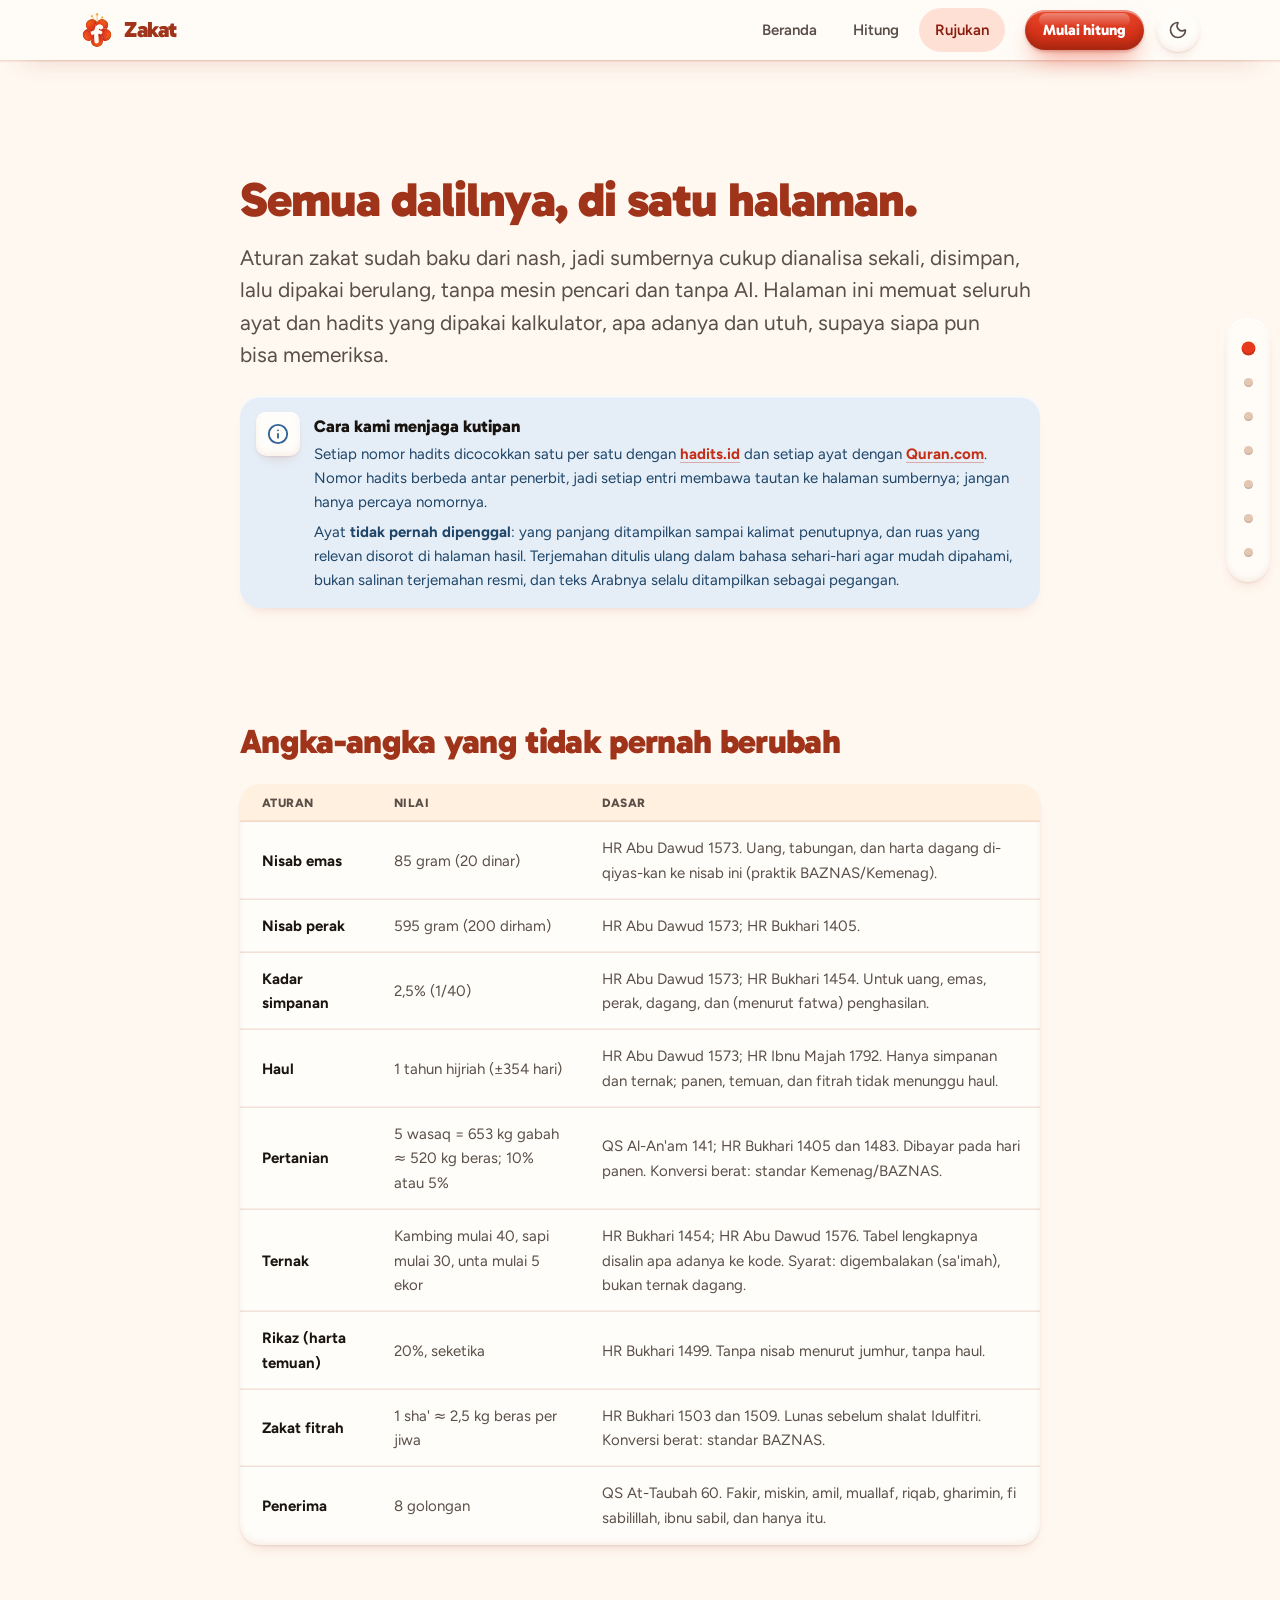
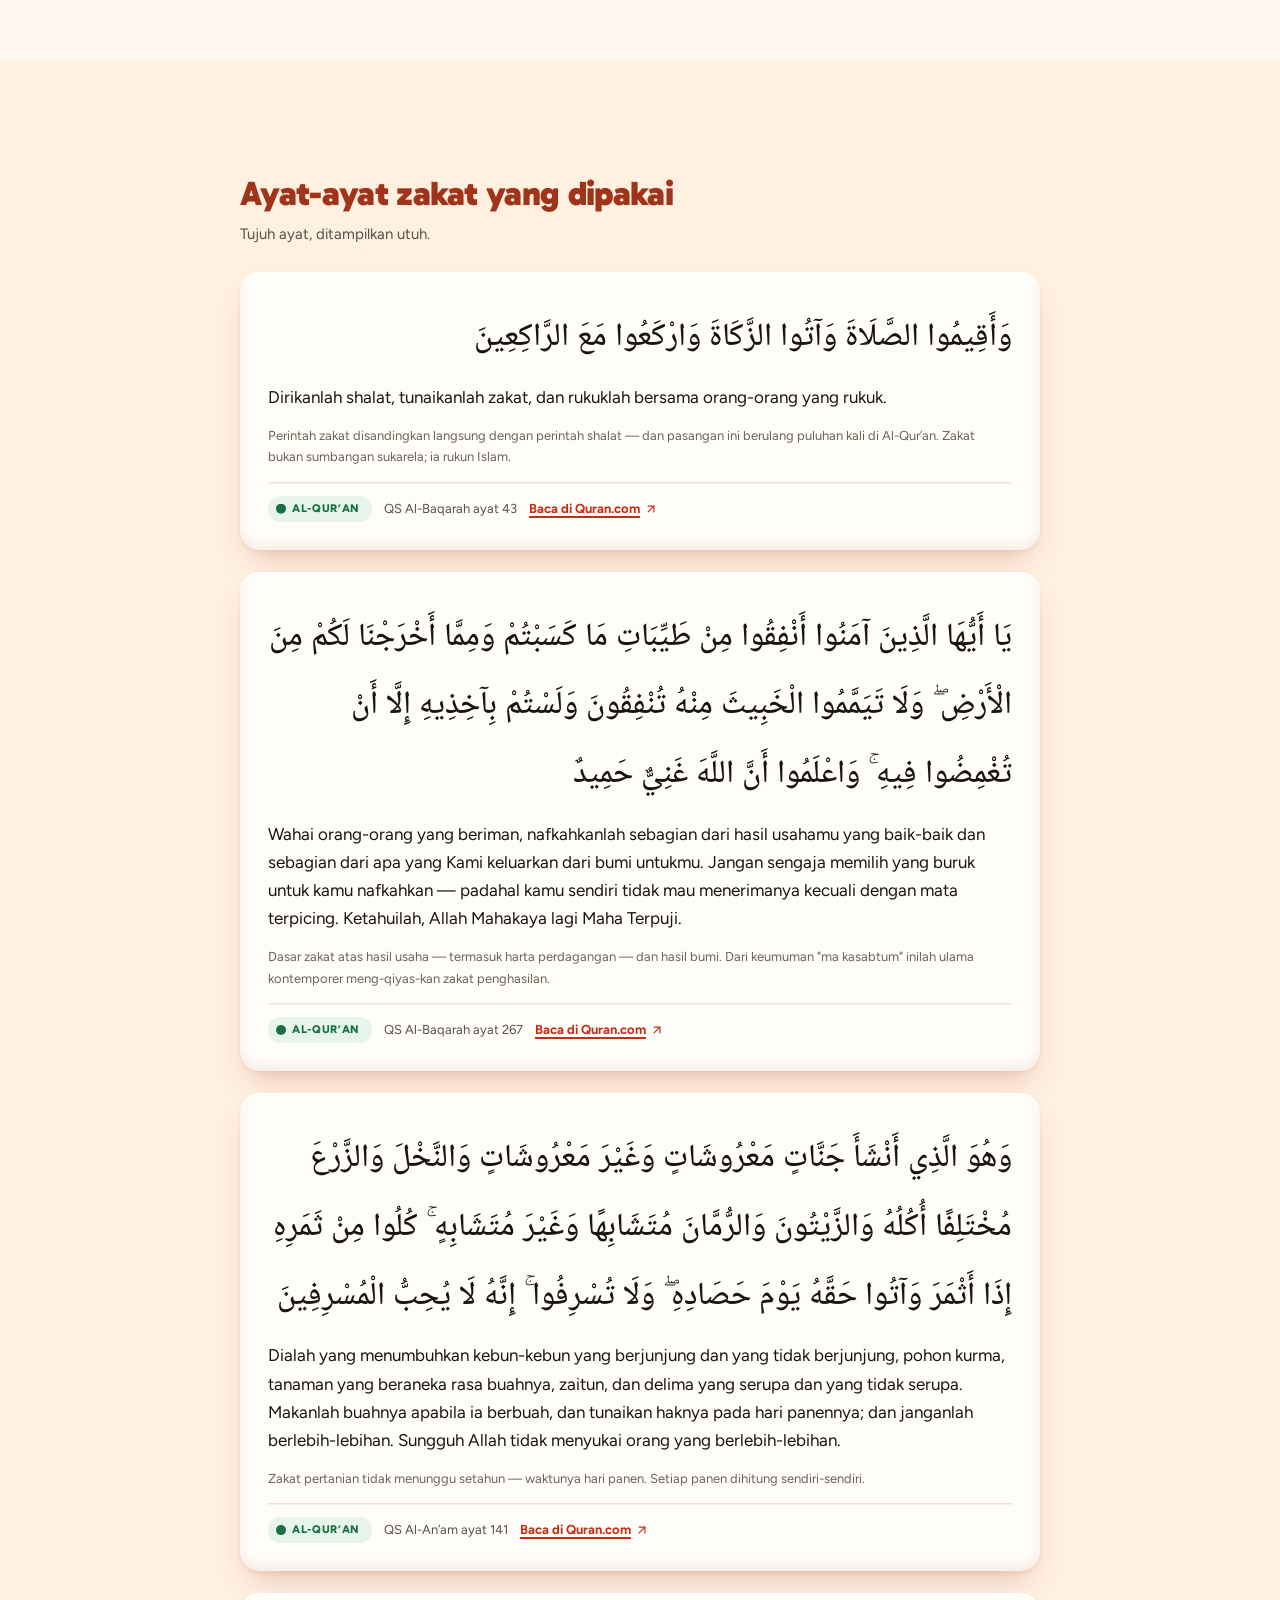
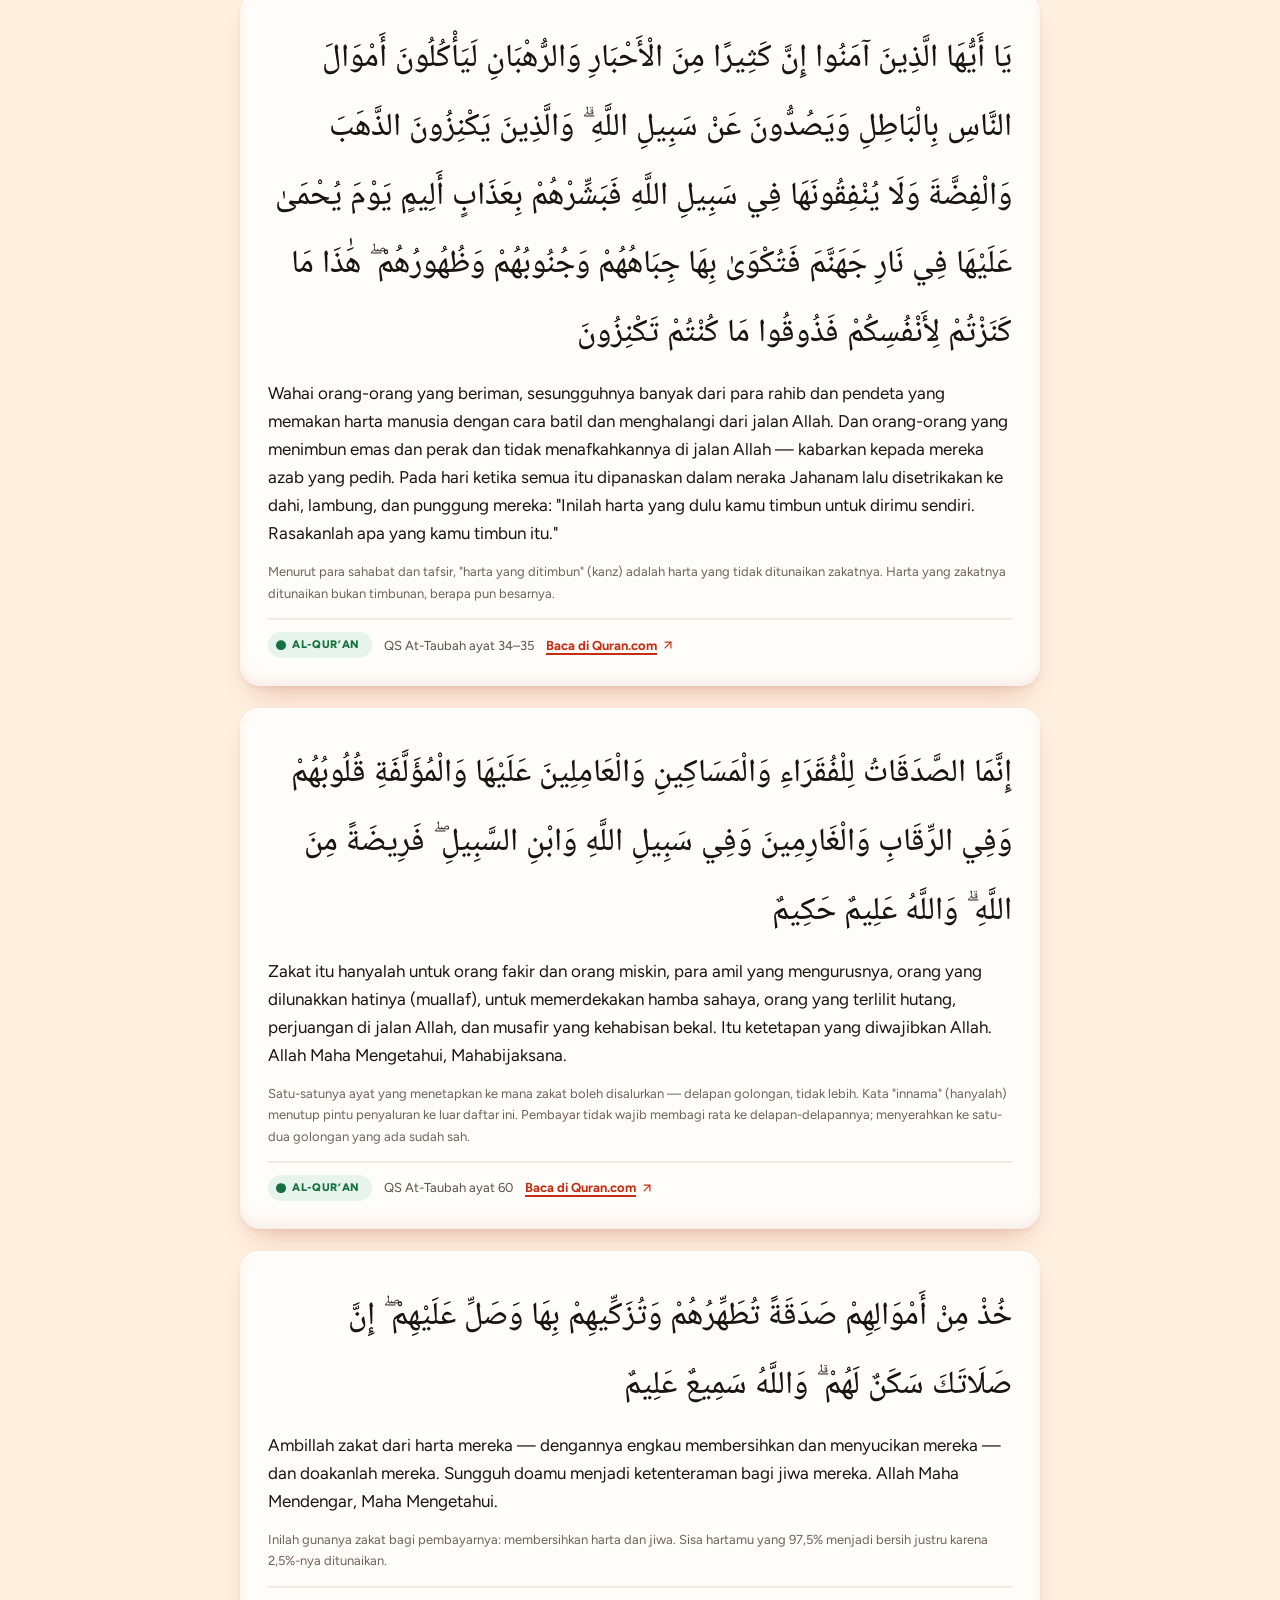
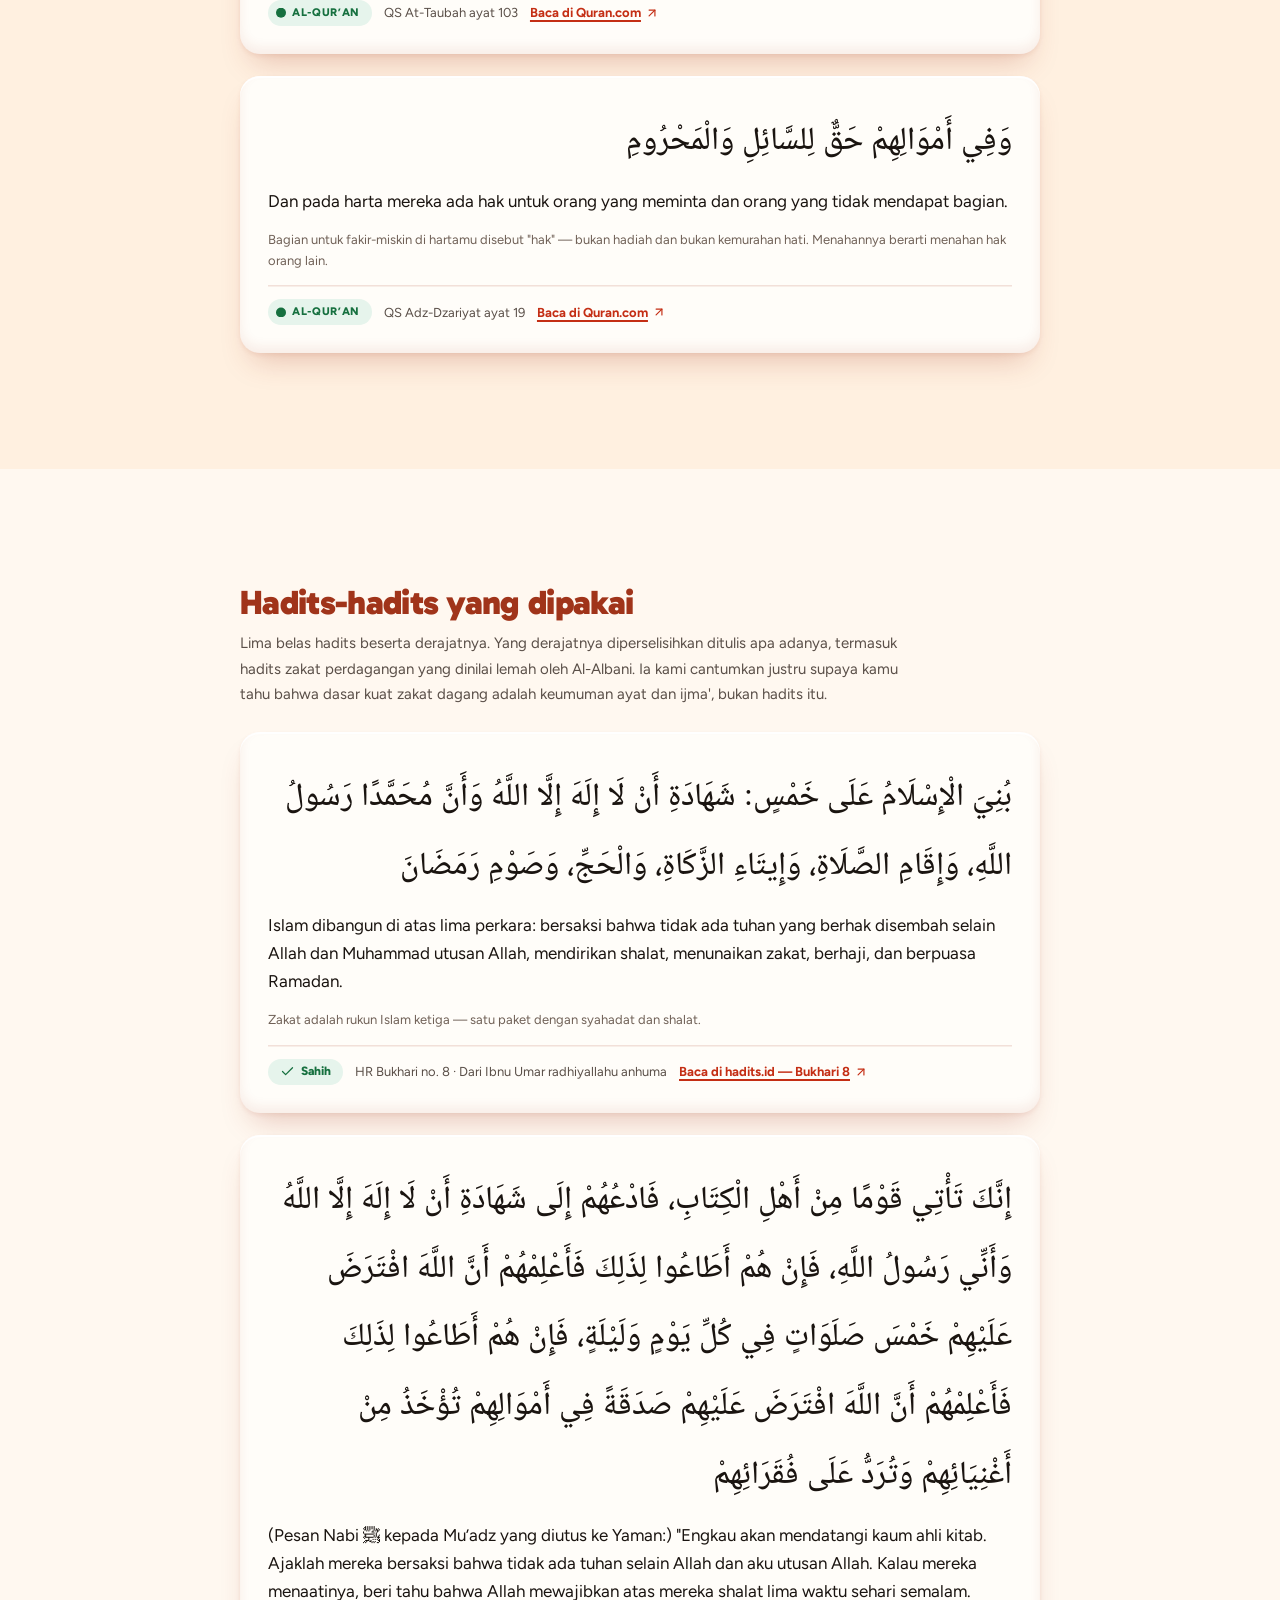
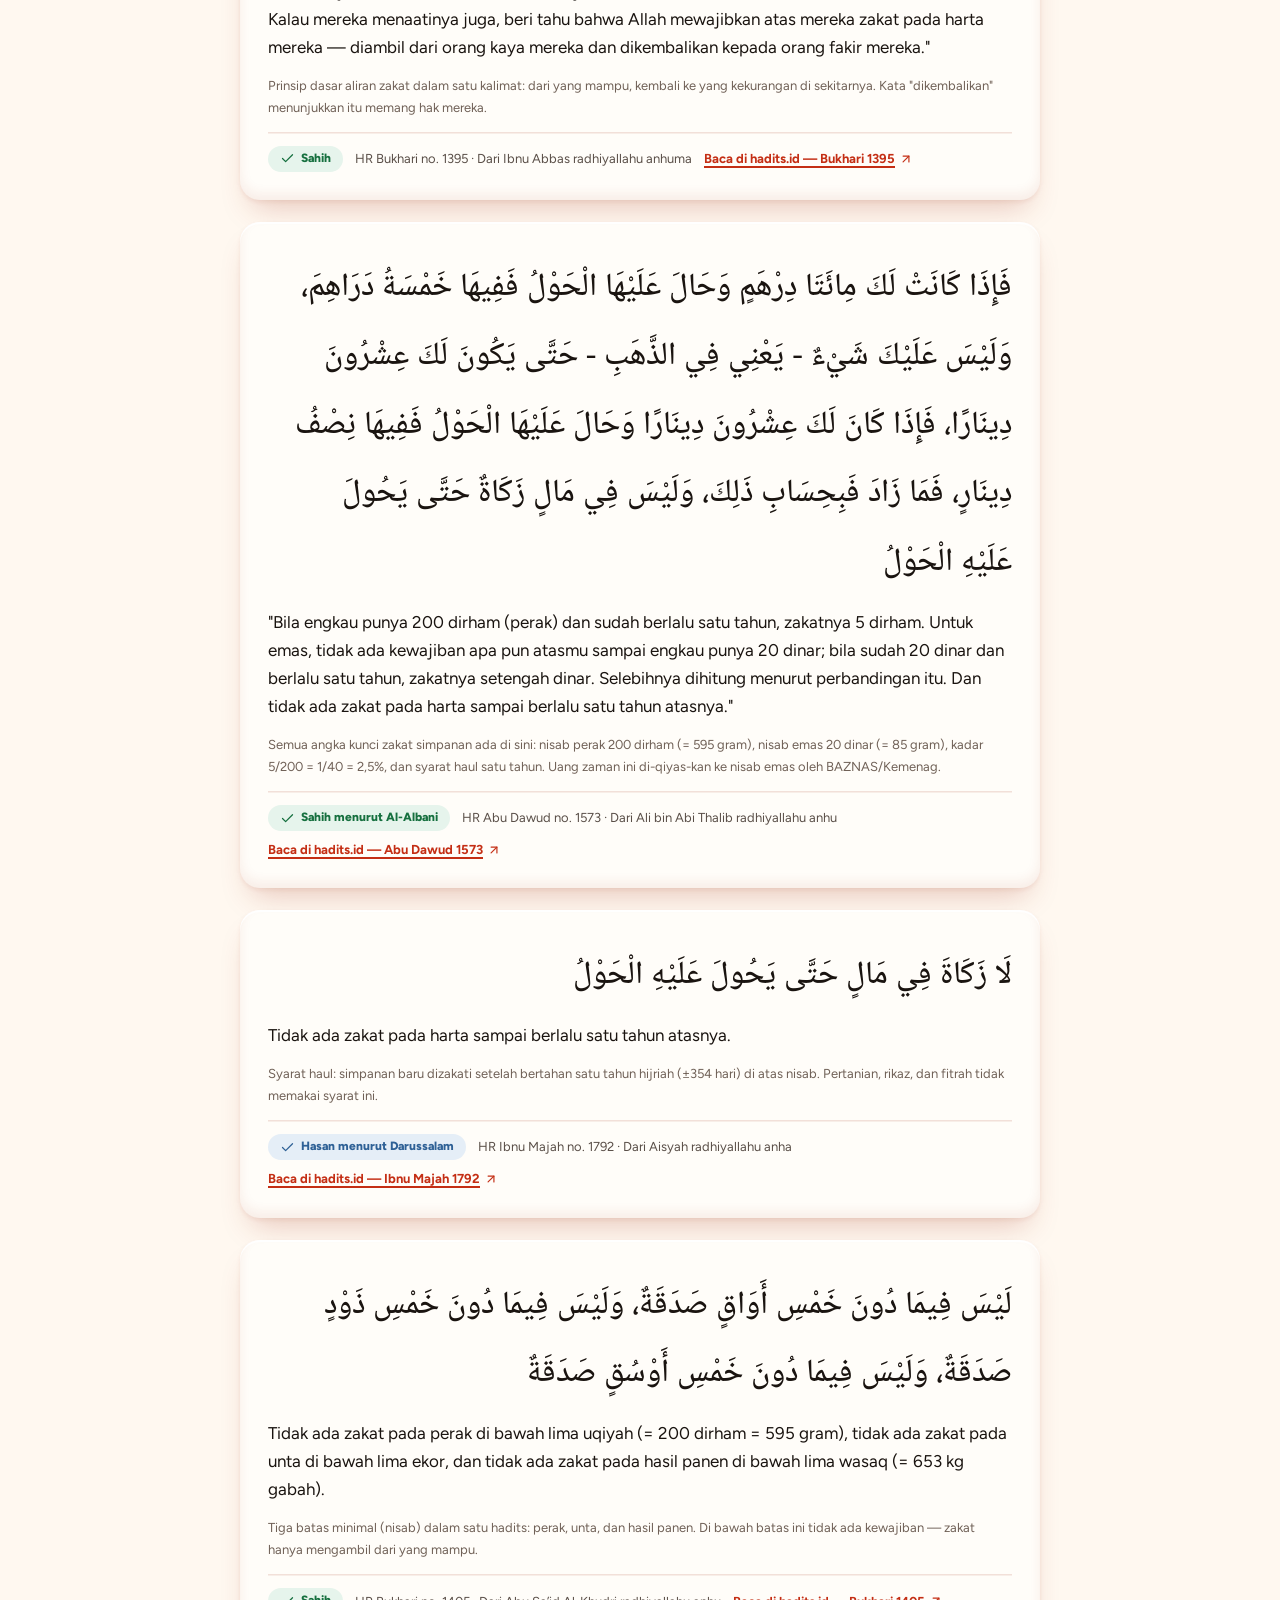
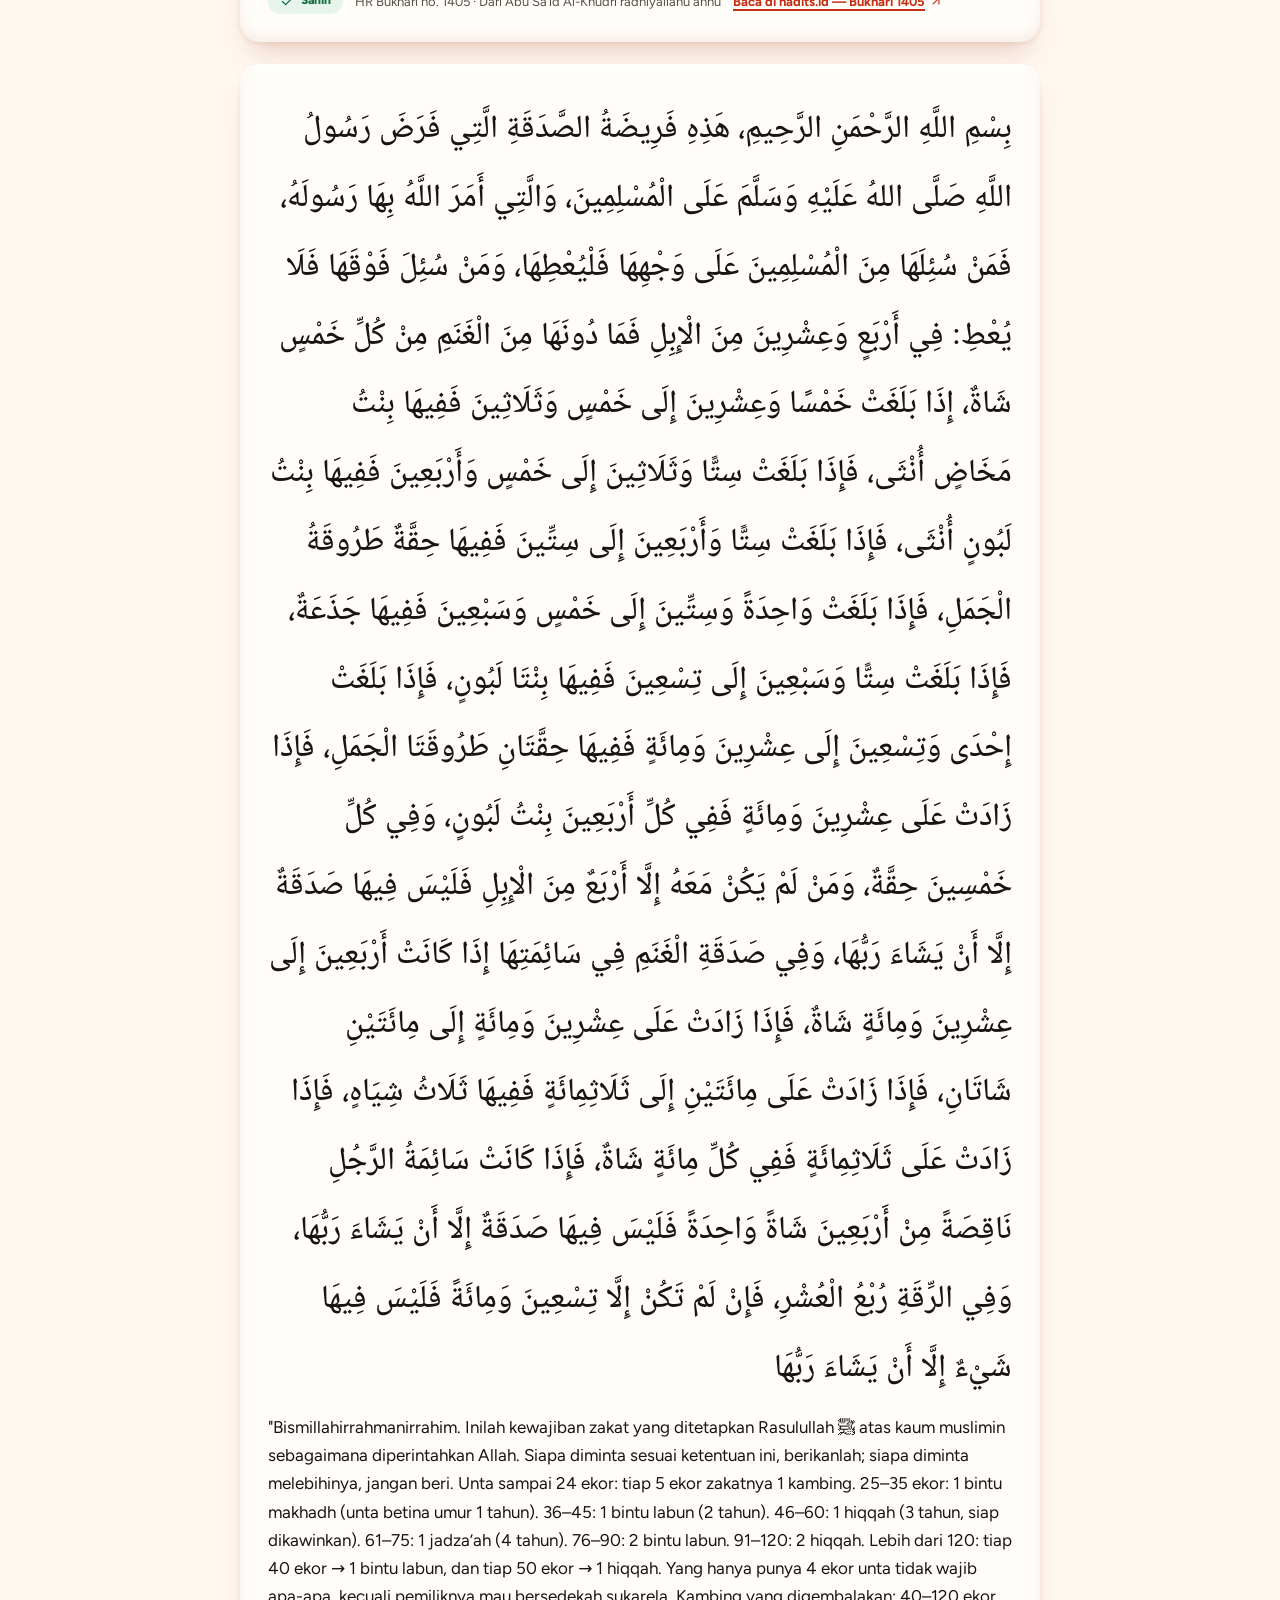
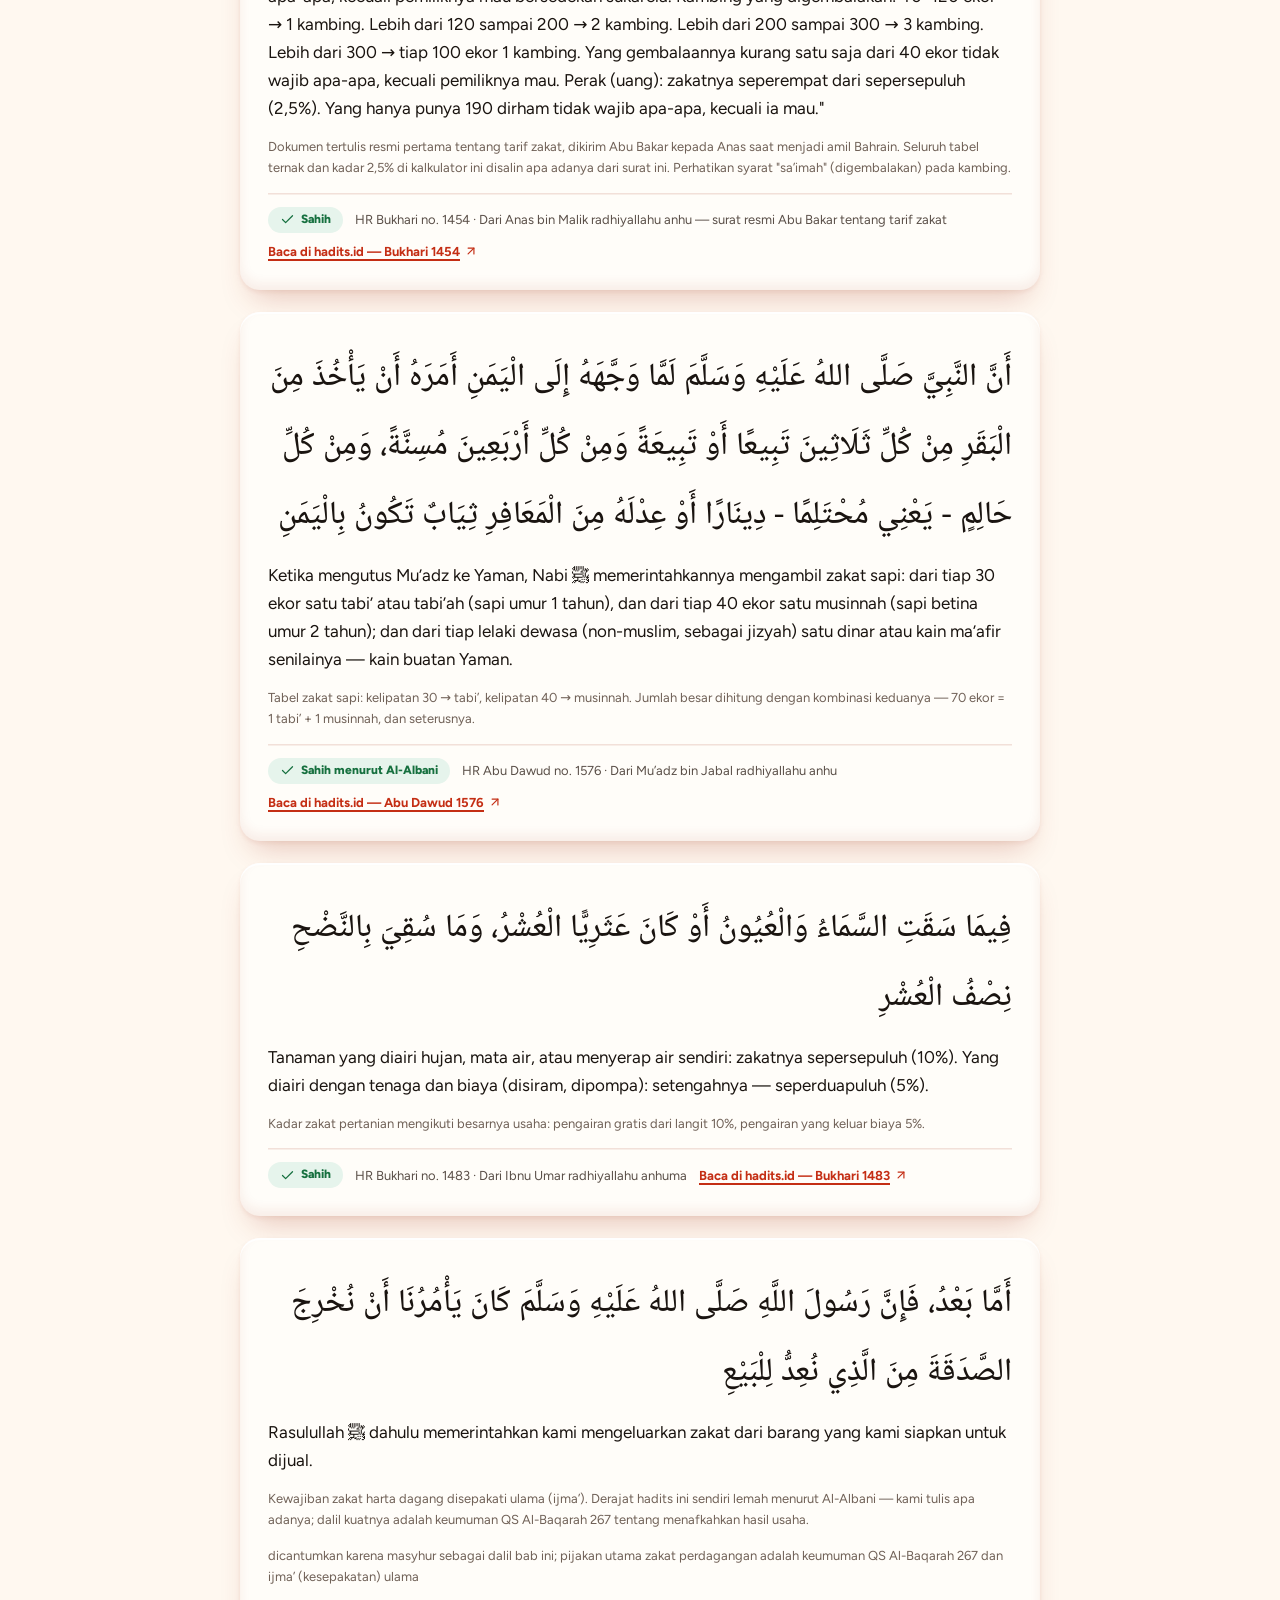
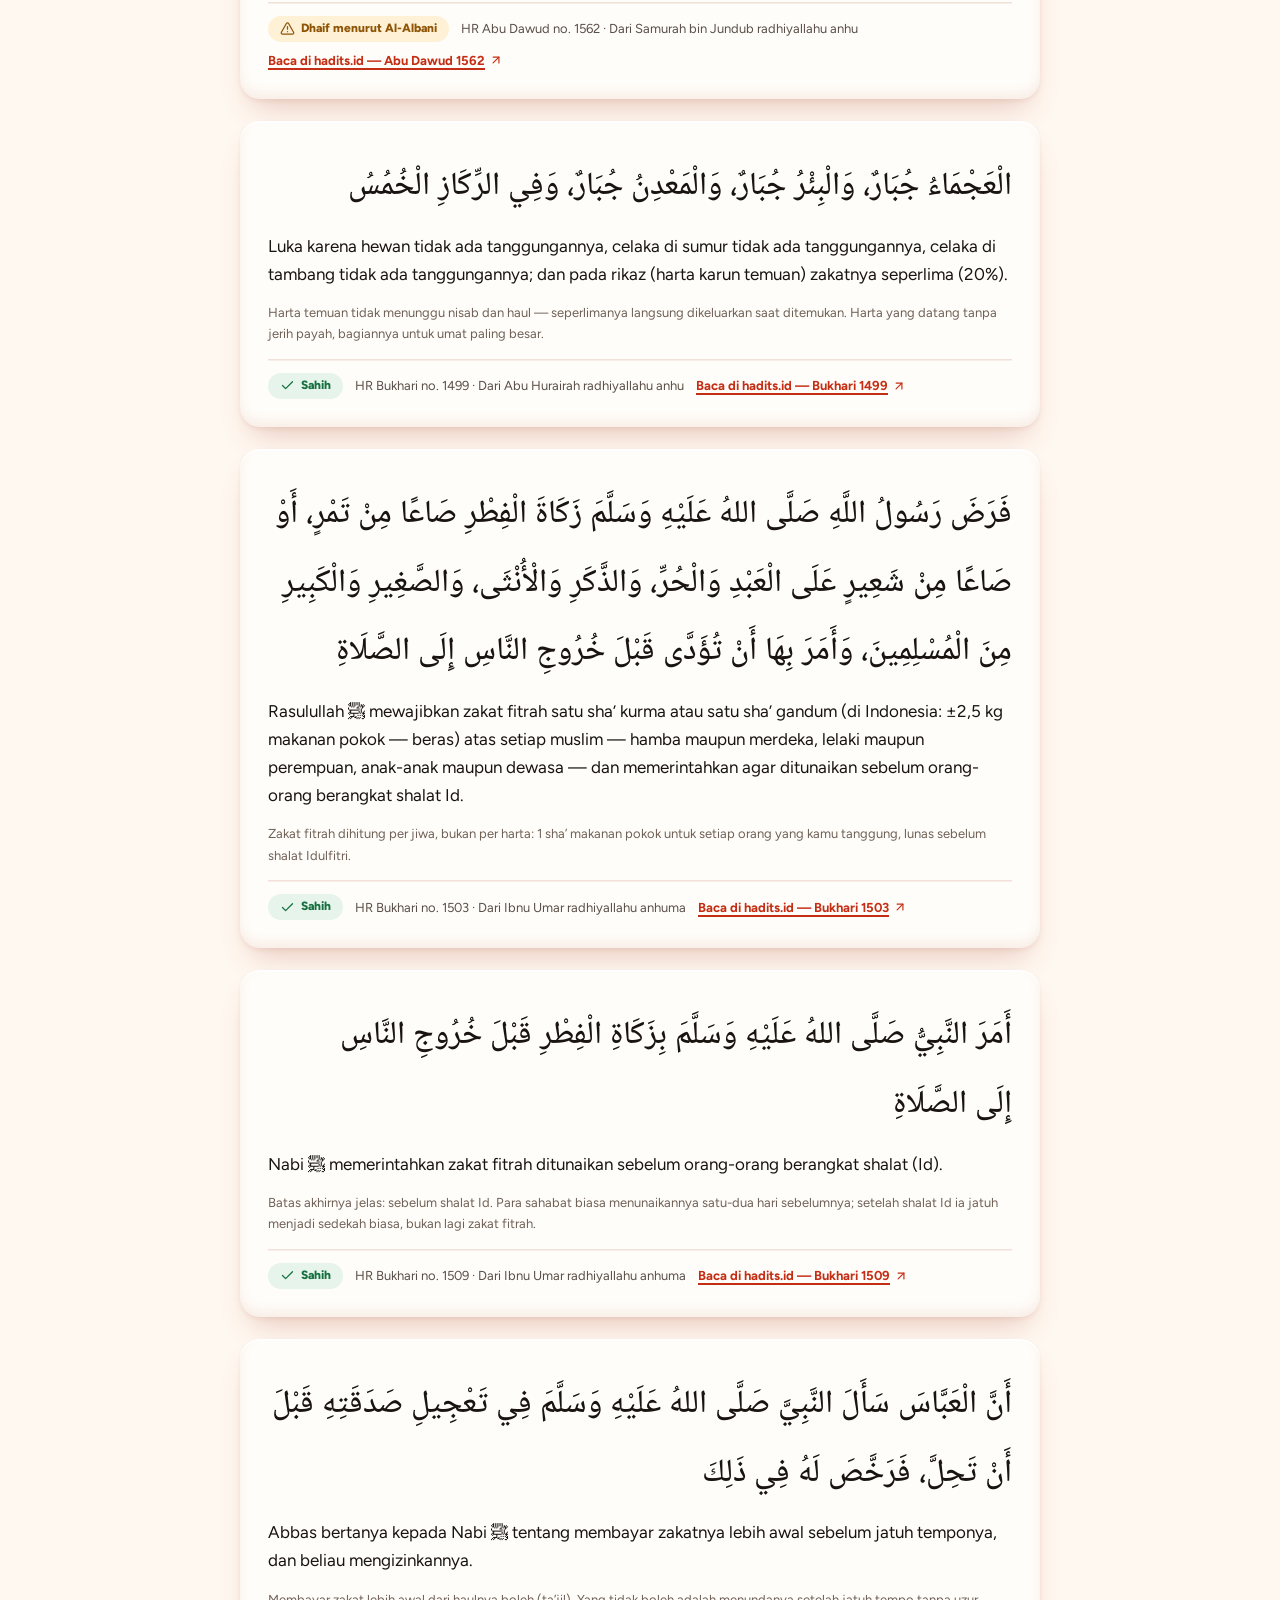
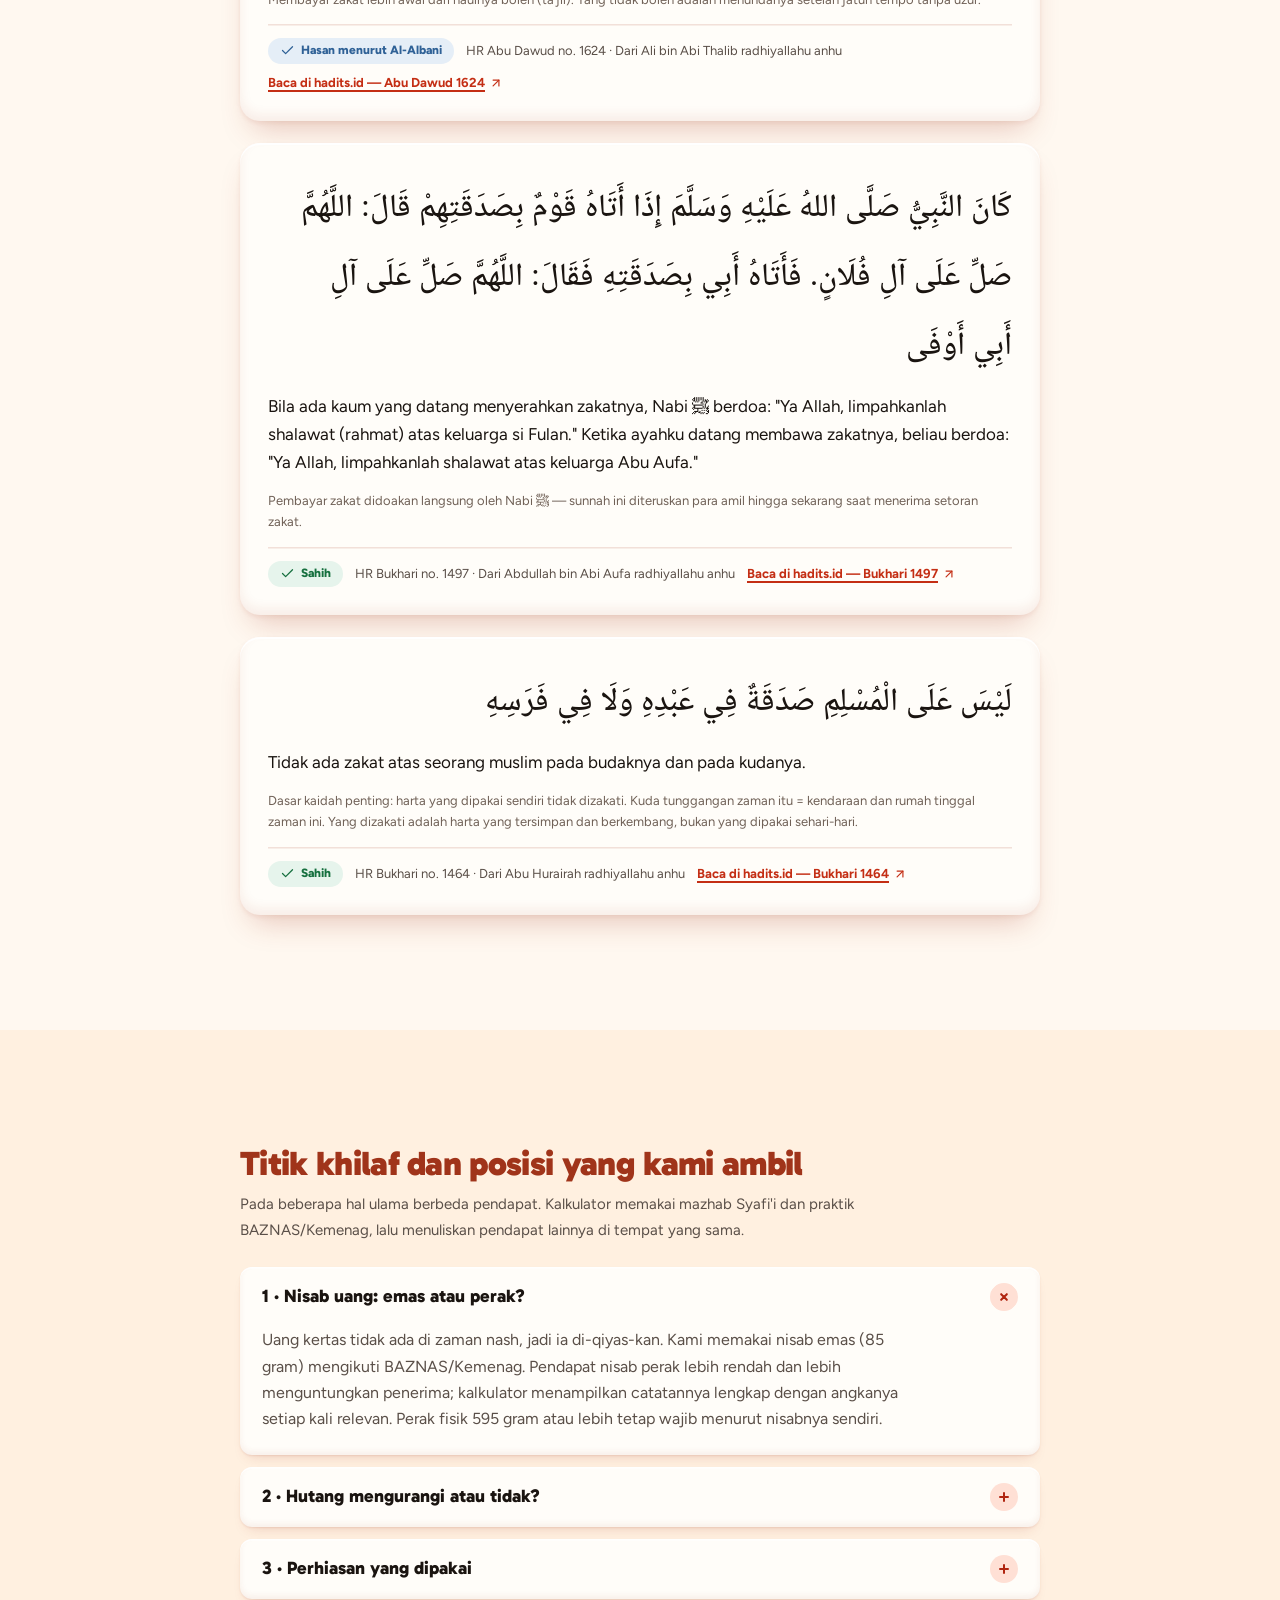
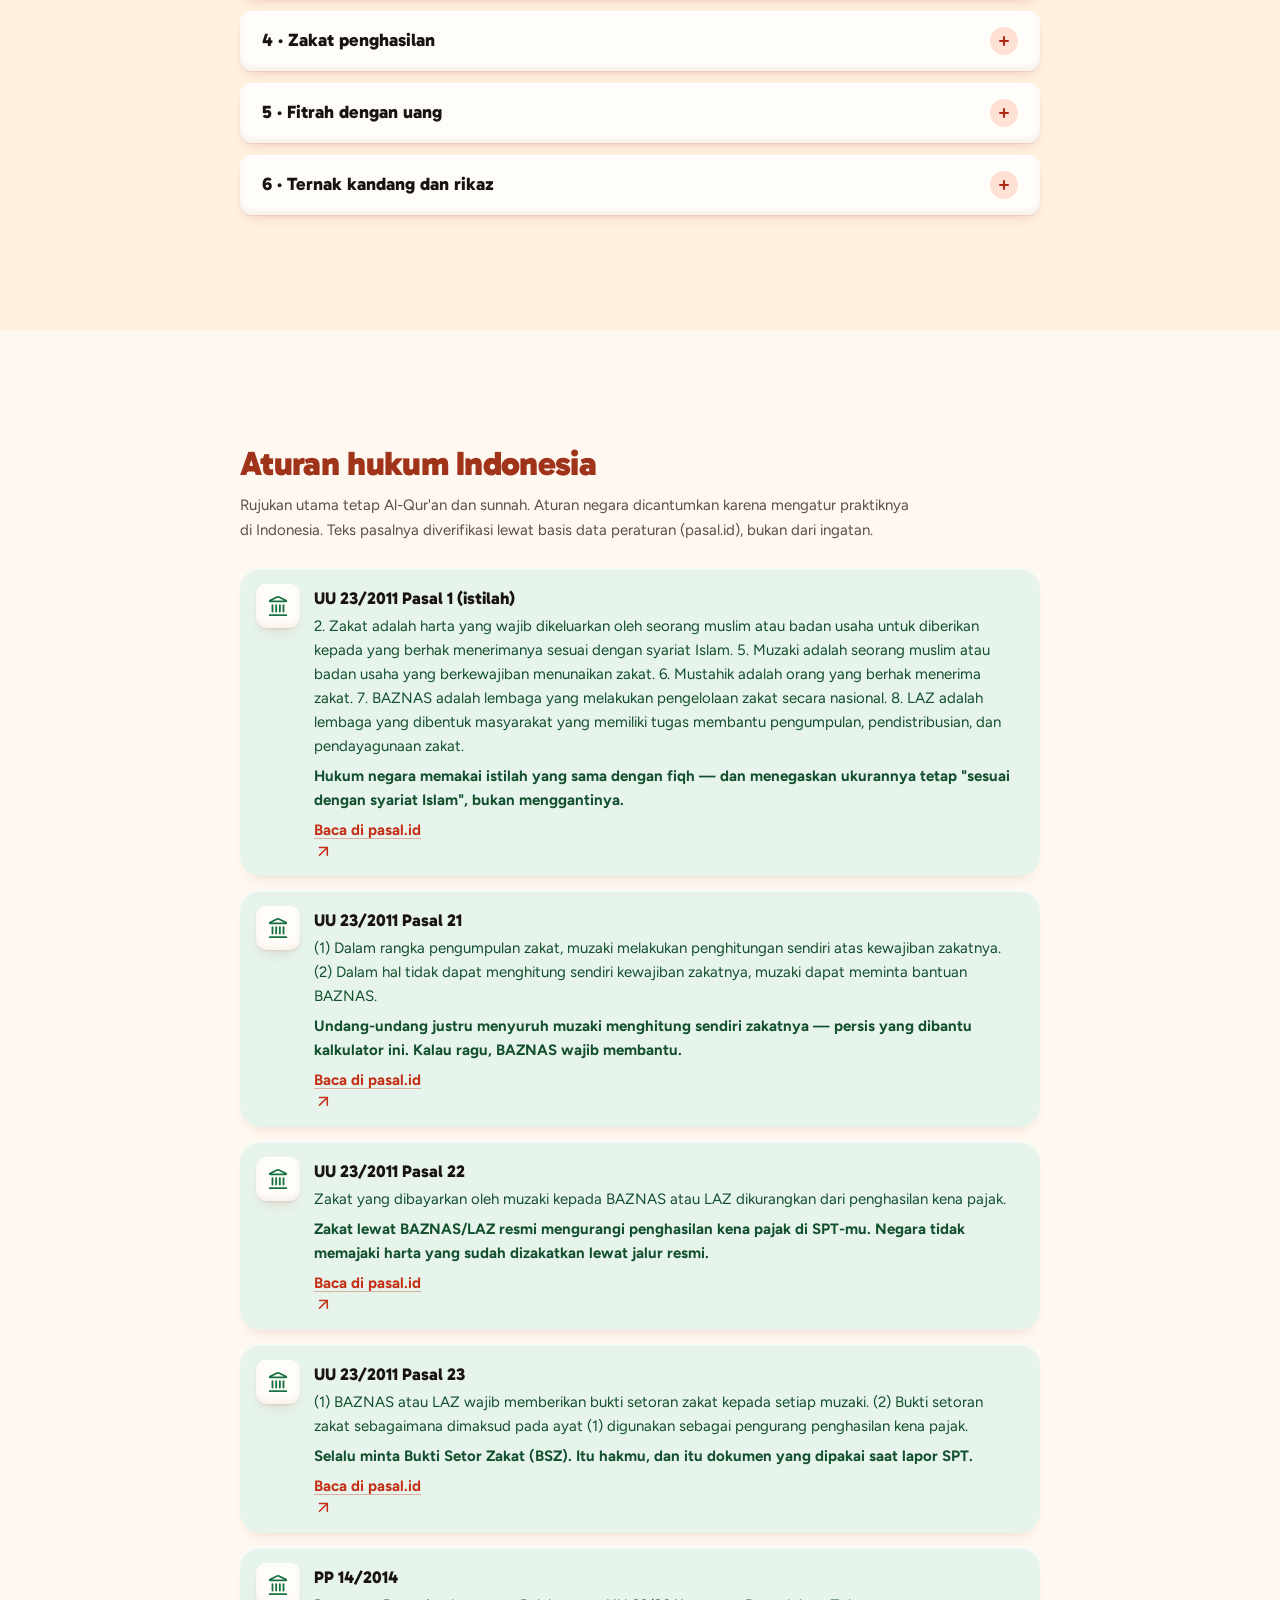
<file: rujukan.html>
<!DOCTYPE html>
<html lang="id" data-theme="auto" data-theme-persist>
<head>
<meta charset="utf-8">
<meta name="viewport" content="width=device-width, initial-scale=1">
<title>Rujukan — seluruh dalil zakat yang dipakai kalkulator ini</title>
<meta name="description" content="Seluruh ayat Al-Qur'an dan hadits yang menjadi dasar kalkulator zakat ini, ditampilkan utuh dengan teks Arab, terjemahan, derajat, dan tautan ke sumbernya, beserta metodologi dan titik khilaf yang diambil.">
<meta name="theme-color" content="#FFF8F0">
<link rel="icon" href="assets/v4/mark-simple.svg" type="image/svg+xml">
<script>try{var t=localStorage.getItem('fl-theme');if(t==='dark'||t==='light')document.documentElement.setAttribute('data-theme',t)}catch(e){}</script>
<link rel="stylesheet" href="colors_and_type.css?v=2">
<link rel="stylesheet" href="flavida.css?v=2">
<link rel="stylesheet" href="flavida-extra.css?v=2">
<link rel="stylesheet" href="flavida-app.css?v=2">
<link rel="stylesheet" href="flavida-sections.css?v=2">
<link rel="stylesheet" href="css/zakat.css?v=2">
<link rel="stylesheet" href="css/print.css?v=2" media="print">
</head>
<body>
<a class="fl-skip" href="#main">Lompat ke isi</a>

<header>
  <nav class="fl-nav" data-autohide aria-label="Utama">
    <a class="fl-nav__brand" href="index.html" aria-label="Zakat by Flavida, beranda">
      <img src="assets/v4/mark-color.svg" alt="" width="34" height="34"><span>Zakat</span>
    </a>
    <ul class="fl-nav__links" role="list">
      <li><a href="index.html">Beranda</a></li>
      <li><a href="hitung.html">Hitung</a></li>
      <li><a href="rujukan.html" aria-current="page">Rujukan</a></li>
    </ul>
    <a class="fl-btn fl-btn--sm fl-nav__cta" href="hitung.html">Mulai hitung</a>
    <button class="fl-iconbtn zk-tema" type="button" data-theme-toggle aria-pressed="false" aria-label="Mode gelap">
      <svg class="fl-icon i-moon" aria-hidden="true"><use href="#i-moon"/></svg>
      <svg class="fl-icon i-sun" aria-hidden="true"><use href="#i-sun"/></svg>
    </button>
    <button class="fl-nav__toggle" type="button" aria-label="Menu" aria-controls="menu" aria-expanded="false">
      <svg class="fl-icon i-open" aria-hidden="true"><use href="#i-menu"/></svg>
      <svg class="fl-icon i-close" aria-hidden="true"><use href="#i-x"/></svg>
    </button>
  </nav>
  <div class="fl-menu" id="menu">
    <nav aria-label="Menu seluler">
      <a href="index.html">Beranda</a>
      <a href="hitung.html">Hitung</a>
      <a href="rujukan.html" aria-current="page">Rujukan</a>
    </nav>
    <p class="menu__foot"><a class="fl-link" href="https://github.com/arnantoakbar/zakat" target="_blank" rel="noopener noreferrer">Kode di GitHub</a></p>
  </div>
</header>

<main id="main" tabindex="-1" class="zk-rujukan">

  <section class="fl-section" data-section="Pengantar" style="padding-bottom:0">
    <div class="fl-wrap">
      <h1 class="zk-title">Semua dalilnya, di satu halaman.</h1>
      <p class="fl-lead" style="margin-top:16px">Aturan zakat sudah baku dari nash, jadi sumbernya cukup dianalisa sekali, disimpan, lalu dipakai berulang, tanpa mesin pencari dan tanpa AI. Halaman ini memuat seluruh ayat dan hadits yang dipakai kalkulator, apa adanya dan utuh, supaya siapa pun bisa memeriksa.</p>
      <div class="fl-callout" data-tone="note" style="margin-top:24px">
        <span class="fl-callout__icon"><svg class="fl-icon" aria-hidden="true"><use href="#i-info"/></svg></span>
        <div><h3>Cara kami menjaga kutipan</h3>
          <p>Setiap nomor hadits dicocokkan satu per satu dengan <a class="fl-link" href="https://www.hadits.id" target="_blank" rel="noopener noreferrer">hadits.id</a> dan setiap ayat dengan <a class="fl-link" href="https://quran.com" target="_blank" rel="noopener noreferrer">Quran.com</a>. Nomor hadits berbeda antar penerbit, jadi setiap entri membawa tautan ke halaman sumbernya; jangan hanya percaya nomornya.</p>
          <p>Ayat <b>tidak pernah dipenggal</b>: yang panjang ditampilkan sampai kalimat penutupnya, dan ruas yang relevan disorot di halaman hasil. Terjemahan ditulis ulang dalam bahasa sehari-hari agar mudah dipahami, bukan salinan terjemahan resmi, dan teks Arabnya selalu ditampilkan sebagai pegangan.</p></div>
      </div>
    </div>
  </section>

  <section class="fl-section" data-section="Angka baku">
    <div class="fl-wrap">
      <h2 class="zk-h2">Angka-angka yang tidak pernah berubah</h2>
      <div class="fl-tablewrap" style="margin-top:24px">
        <table class="fl-dt fl-dt--stack">
          <thead><tr><th>Aturan</th><th>Nilai</th><th>Dasar</th></tr></thead>
          <tbody>
            <tr><td data-label="Aturan">Nisab emas</td><td data-label="Nilai">85 gram (20 dinar)</td><td data-label="Dasar">HR Abu Dawud 1573. Uang, tabungan, dan harta dagang di-qiyas-kan ke nisab ini (praktik BAZNAS/Kemenag).</td></tr>
            <tr><td data-label="Aturan">Nisab perak</td><td data-label="Nilai">595 gram (200 dirham)</td><td data-label="Dasar">HR Abu Dawud 1573; HR Bukhari 1405.</td></tr>
            <tr><td data-label="Aturan">Kadar simpanan</td><td data-label="Nilai">2,5% (1/40)</td><td data-label="Dasar">HR Abu Dawud 1573; HR Bukhari 1454. Untuk uang, emas, perak, dagang, dan (menurut fatwa) penghasilan.</td></tr>
            <tr><td data-label="Aturan">Haul</td><td data-label="Nilai">1 tahun hijriah (±354 hari)</td><td data-label="Dasar">HR Abu Dawud 1573; HR Ibnu Majah 1792. Hanya simpanan dan ternak; panen, temuan, dan fitrah tidak menunggu haul.</td></tr>
            <tr><td data-label="Aturan">Pertanian</td><td data-label="Nilai">5 wasaq = 653 kg gabah ≈ 520 kg beras; 10% atau 5%</td><td data-label="Dasar">QS Al-An'am 141; HR Bukhari 1405 dan 1483. Dibayar pada hari panen. Konversi berat: standar Kemenag/BAZNAS.</td></tr>
            <tr><td data-label="Aturan">Ternak</td><td data-label="Nilai">Kambing mulai 40, sapi mulai 30, unta mulai 5 ekor</td><td data-label="Dasar">HR Bukhari 1454; HR Abu Dawud 1576. Tabel lengkapnya disalin apa adanya ke kode. Syarat: digembalakan (sa'imah), bukan ternak dagang.</td></tr>
            <tr><td data-label="Aturan">Rikaz (harta temuan)</td><td data-label="Nilai">20%, seketika</td><td data-label="Dasar">HR Bukhari 1499. Tanpa nisab menurut jumhur, tanpa haul.</td></tr>
            <tr><td data-label="Aturan">Zakat fitrah</td><td data-label="Nilai">1 sha' ≈ 2,5 kg beras per jiwa</td><td data-label="Dasar">HR Bukhari 1503 dan 1509. Lunas sebelum shalat Idulfitri. Konversi berat: standar BAZNAS.</td></tr>
            <tr><td data-label="Aturan">Penerima</td><td data-label="Nilai">8 golongan</td><td data-label="Dasar">QS At-Taubah 60. Fakir, miskin, amil, muallaf, riqab, gharimin, fi sabilillah, ibnu sabil, dan hanya itu.</td></tr>
          </tbody>
        </table>
      </div>
    </div>
  </section>

  <section class="fl-section fl-section--tint" data-section="Al-Qur'an">
    <div class="fl-wrap">
      <h2 class="zk-h2">Ayat-ayat zakat yang dipakai</h2>
      <p class="zk-ket" style="margin-top:10px">Tujuh ayat, ditampilkan utuh.</p>
      <div class="zk-daftar" id="daftar-quran"></div>
    </div>
  </section>

  <section class="fl-section" data-section="Hadits">
    <div class="fl-wrap">
      <h2 class="zk-h2">Hadits-hadits yang dipakai</h2>
      <p class="zk-ket" style="margin-top:10px">Lima belas hadits beserta derajatnya. Yang derajatnya diperselisihkan ditulis apa adanya, termasuk hadits zakat perdagangan yang dinilai lemah oleh Al-Albani. Ia kami cantumkan justru supaya kamu tahu bahwa dasar kuat zakat dagang adalah keumuman ayat dan ijma', bukan hadits itu.</p>
      <div class="zk-daftar" id="daftar-hadits"></div>
    </div>
  </section>

  <section class="fl-section fl-section--tint" id="khilaf" data-section="Khilaf">
    <div class="fl-wrap fl-wrap--narrow">
      <h2 class="zk-h2">Titik khilaf dan posisi yang kami ambil</h2>
      <p class="zk-ket" style="margin-top:10px">Pada beberapa hal ulama berbeda pendapat. Kalkulator memakai mazhab Syafi'i dan praktik BAZNAS/Kemenag, lalu menuliskan pendapat lainnya di tempat yang sama.</p>
      <div style="margin-top:24px">
        <details class="fl-accordion" open><summary>1 · Nisab uang: emas atau perak?</summary>
          <p>Uang kertas tidak ada di zaman nash, jadi ia di-qiyas-kan. Kami memakai nisab emas (85 gram) mengikuti BAZNAS/Kemenag. Pendapat nisab perak lebih rendah dan lebih menguntungkan penerima; kalkulator menampilkan catatannya lengkap dengan angkanya setiap kali relevan. Perak fisik 595 gram atau lebih tetap wajib menurut nisabnya sendiri.</p></details>
        <details class="fl-accordion"><summary>2 · Hutang mengurangi atau tidak?</summary>
          <p>Jumhur (dipakai BAZNAS): hutang yang jatuh tempo dekat mengurangi harta zakat, dan ini yang kami hitung. Pendapat masyhur Syafi'iyah: hutang tidak menghalangi zakat sama sekali. Yang mau berhati-hati cukup mengosongkan isian hutang.</p></details>
        <details class="fl-accordion"><summary>3 · Perhiasan yang dipakai</summary>
          <p>Syafi'i (mazhab mayoritas Indonesia): perhiasan yang dipakai sewajarnya tidak wajib dizakati, jadi itu bawaannya. Hanafi: tetap wajib, tersedia sebagai centang "zakati juga".</p></details>
        <details class="fl-accordion"><summary>4 · Zakat penghasilan</summary>
          <p>Tidak ada nash tersendiri. Fatwa MUI No. 3 Tahun 2003 menetapkannya lewat qiyas: nisab 85 gram emas setahun, kadar 2,5%. Karena dasarnya ijtihad, ia hanya dihitung di mode "+ Hukum Indonesia"; di mode nash murni dijelaskan bagaimana gaji dizakati lewat zakat simpanan.</p></details>
        <details class="fl-accordion"><summary>5 · Fitrah dengan uang</summary>
          <p>Nash menyebut makanan pokok dan jumhur memegang itu. Hanafi membolehkan uang senilainya, dan praktik BAZNAS mengikutinya. Kalkulator menampilkan beras di mode nash dan menambahkan konversi rupiah di mode Indonesia.</p></details>
        <details class="fl-accordion"><summary>6 · Ternak kandang dan rikaz</summary>
          <p>Ternak yang dikandangkan tidak wajib zakat ternak menurut jumhur (syarat sa'imah dalam hadits); Maliki mewajibkan, dan itu dicatat. Rikaz tanpa nisab menurut jumhur; salah satu qaul Syafi'i mensyaratkannya, dan itu dicatat juga.</p></details>
      </div>
    </div>
  </section>

  <section class="fl-section" data-section="Hukum RI">
    <div class="fl-wrap fl-wrap--narrow">
      <h2 class="zk-h2">Aturan hukum Indonesia</h2>
      <p class="zk-ket" style="margin-top:10px">Rujukan utama tetap Al-Qur'an dan sunnah. Aturan negara dicantumkan karena mengatur praktiknya di Indonesia. Teks pasalnya diverifikasi lewat basis data peraturan (pasal.id), bukan dari ingatan.</p>
      <div class="zk-hukum" id="daftar-hukum" style="margin-top:24px"></div>
    </div>
  </section>

  <section class="fl-section fl-section--tint" data-section="Istilah">
    <div class="fl-wrap fl-wrap--narrow">
      <h2 class="zk-h2">Glosarium singkat</h2>
      <dl class="zk-glosarium" style="margin-top:24px">
        <div><dt>Nisab</dt><dd>Batas minimal harta sebelum zakat menjadi wajib. Di bawahnya: tidak wajib.</dd></div>
        <div><dt>Haul</dt><dd>Masa satu tahun hijriah (±354 hari) harta bertahan di atas nisab.</dd></div>
        <div><dt>Muzaki</dt><dd>Orang yang wajib menunaikan zakat: kamu, kalau hartamu sampai nisab.</dd></div>
        <div><dt>Mustahik</dt><dd>Orang yang berhak menerima zakat, delapan golongan dalam QS At-Taubah 60.</dd></div>
        <div><dt>Amil</dt><dd>Pengurus zakat yang menghimpun dan menyalurkan. Di Indonesia: BAZNAS dan LAZ berizin.</dd></div>
        <div><dt>Sa'imah</dt><dd>Ternak yang digembalakan bebas, syarat wajibnya zakat ternak.</dd></div>
        <div><dt>Rikaz</dt><dd>Harta karun terpendam peninggalan lama yang ditemukan.</dd></div>
        <div><dt>Ta'jil</dt><dd>Membayar zakat lebih awal sebelum haulnya genap. Dibolehkan.</dd></div>
      </dl>
      <div class="fl-callout" data-tone="disclaimer" style="margin-top:32px">
        <span class="fl-callout__icon"><svg class="fl-icon" aria-hidden="true"><use href="#i-scroll-text"/></svg></span>
        <div><h3>Catatan pemeriksaan</h3>
          <p>Isi halaman ini dan <code>js/dalil.js</code> perlu diperiksa satu kali oleh ustadz yang kompeten di bidang fiqh zakat, terutama penilaian derajat hadits yang antar ulama bisa berbeda. Logika perhitungan bisa diuji lewat <a class="fl-link" href="tests.html">test suite</a>; keabsahan kutipan tidak bisa. Koreksi bisa dikirim lewat <a class="fl-link" href="https://github.com/arnantoakbar/zakat/issues" target="_blank" rel="noopener noreferrer">GitHub Issues</a>.</p></div>
      </div>
    </div>
  </section>

</main>

<footer class="fl-footer fl-footer--dark">
  <div class="fl-wrap">
    <div class="fl-footer__grid">
      <div>
        <b class="zk-foot-brand">Zakat</b>
        <p style="margin-top:10px;max-width:38ch">Alat bantu hitung, <b>bukan sumber utama dan bukan fatwa</b>. Untuk keadaan yang tidak tercakup, tanyakan ke amil atau ustadz yang kamu percaya.</p>
      </div>
      <nav aria-label="Halaman"><h3>Halaman</h3><ul><li><a href="index.html">Beranda</a></li><li><a href="hitung.html">Hitung</a></li><li><a href="rujukan.html">Rujukan</a></li><li><a href="tests.html">Uji mesin</a></li></ul></nav>
      <nav aria-label="Kode"><h3>Kode</h3><ul><li><a href="https://github.com/arnantoakbar/zakat" target="_blank" rel="noopener noreferrer">GitHub</a></li><li><a href="https://github.com/arnantoakbar/zakat/issues" target="_blank" rel="noopener noreferrer">Laporkan kekeliruan</a></li></ul></nav>
    </div>
    <div class="fl-footer__legal"><span>Menyusun dan mengutip, tidak berfatwa.</span><span>Dibuat oleh Flavida, Jakarta</span></div>
  </div>
</footer>

<script src="js/motion.min.js"></script>
<script src="assets/v4/icons.sprite.js"></script>
<script src="assets/v4/icons-zakat.js"></script>
<script src="js/flavida.js"></script>
<script src="js/flavida-ui.js"></script>
<script src="js/dalil.js?v=2"></script>
<script src="js/hukum-id.js?v=2"></script>
<script src="js/ui-dalil.js?v=2"></script>
<script>
(function () {
  'use strict';
  // Urutan tampil mengikuti urutan mushaf dan alur belajar, bukan urutan objek.
  var QURAN = ['qs2-43', 'qs2-267', 'qs6-141', 'qs9-34', 'qs9-60', 'qs9-103', 'qs51-19'];
  var HADITS = ['hr-rukun', 'hr-muadz', 'hr-nisab-emas', 'hr-haul', 'hr-5wasaq',
    'hr-surat-abubakar', 'hr-sapi', 'hr-usyr', 'hr-dagang', 'hr-rikaz', 'hr-fitrah',
    'hr-fitrah-waktu', 'hr-tajil', 'hr-doa', 'hr-kuda-budak'];
  var HUKUM = ['uu23-def', 'uu23-21', 'uu23-22', 'uu23-23', 'pp14-2014', 'mui-3-2003', 'uu-cagar'];
  var D = UIDalil;
  document.getElementById('daftar-quran').innerHTML = QURAN.map(function (id) { return D.cite(id); }).join('');
  document.getElementById('daftar-hadits').innerHTML = HADITS.map(function (id) { return D.cite(id); }).join('');
  document.getElementById('daftar-hukum').innerHTML = HUKUM.map(D.hukum).join('');
})();
</script>
<script src="js/ui-nav.js?v=2"></script>
</body>
</html>
</file>
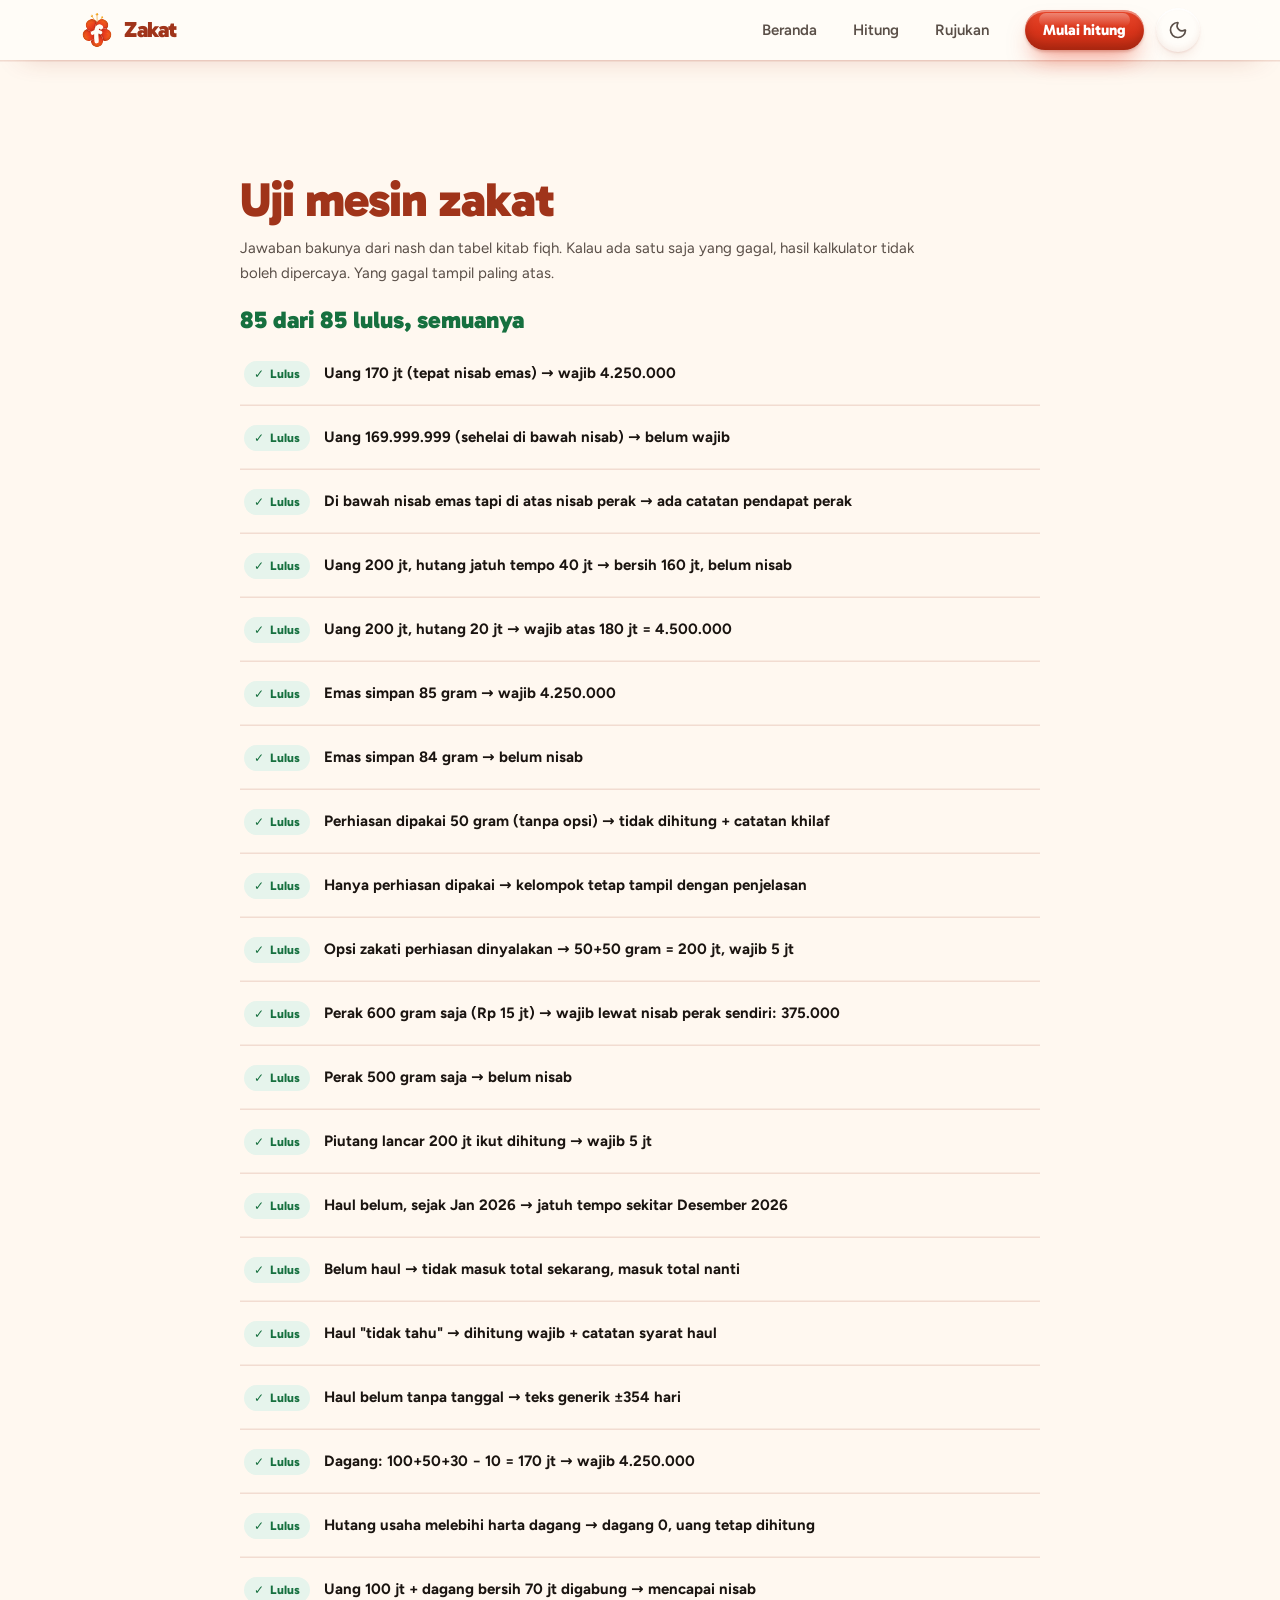
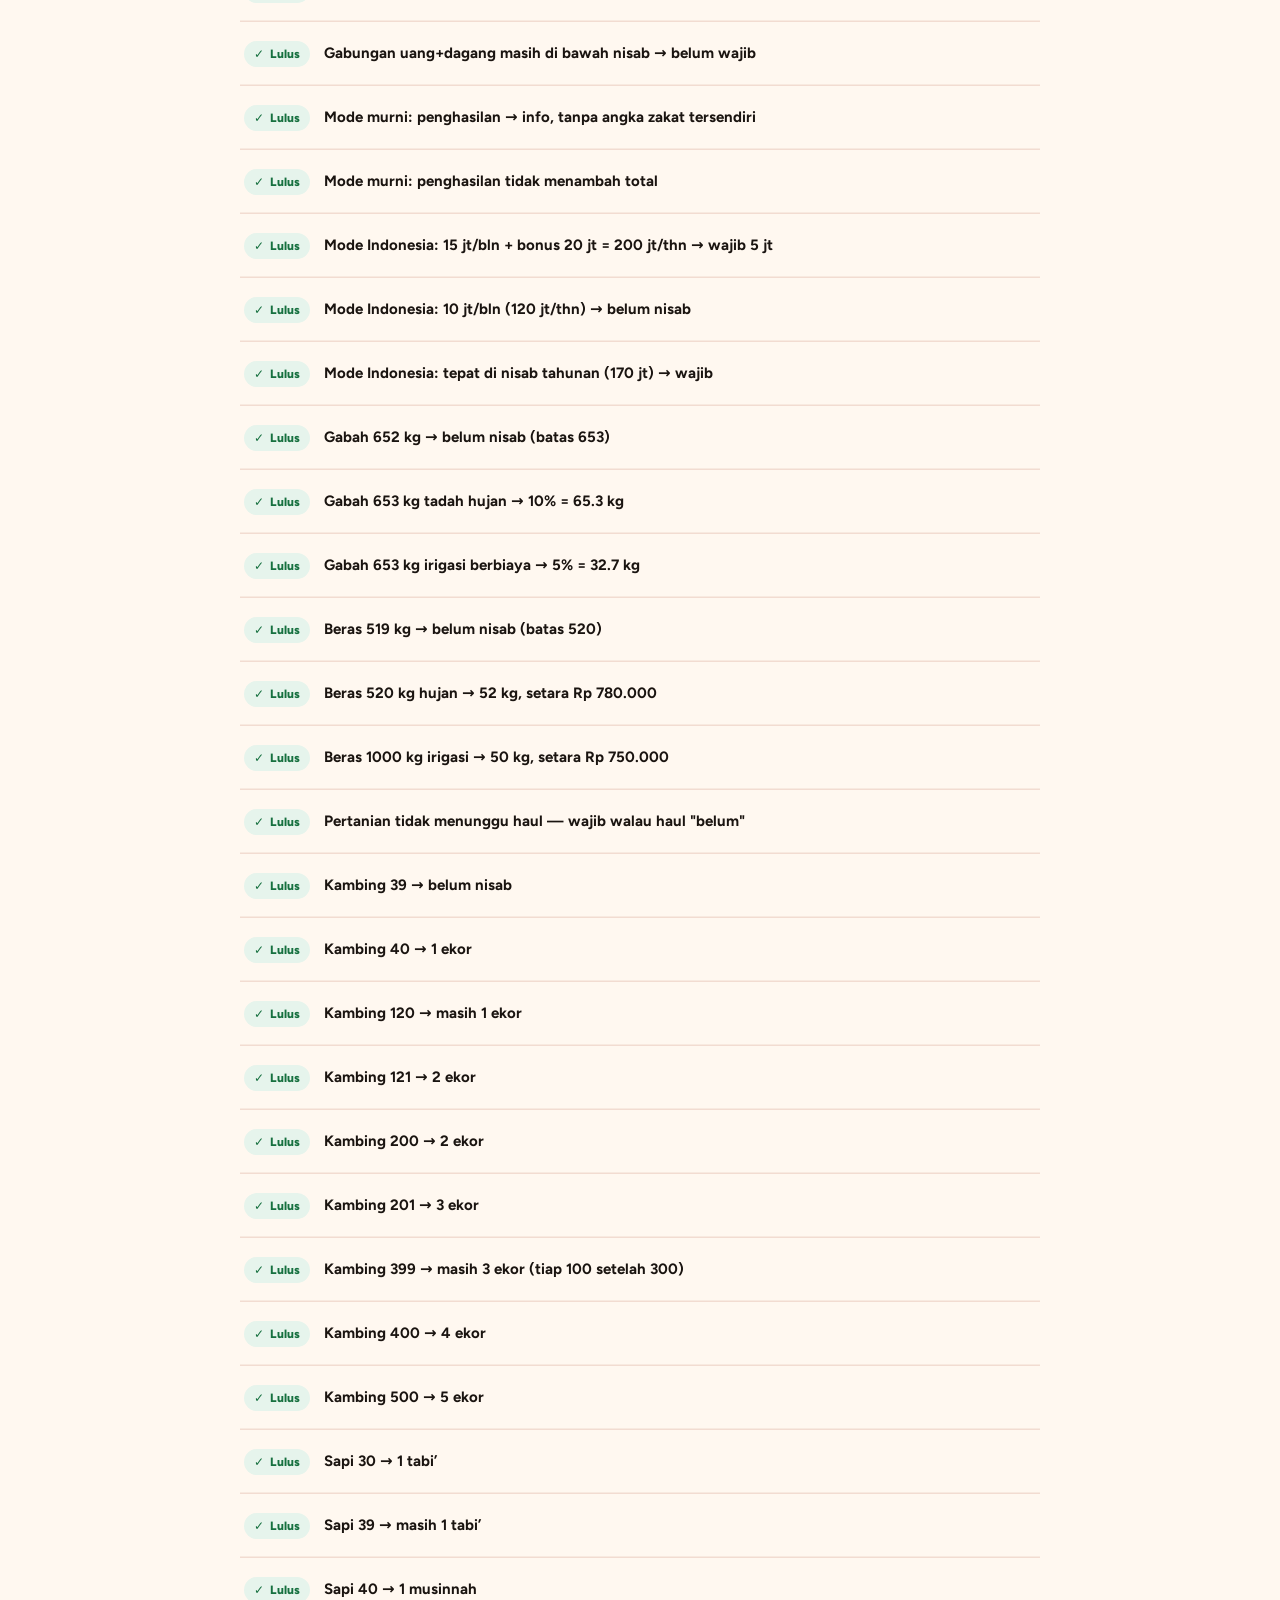
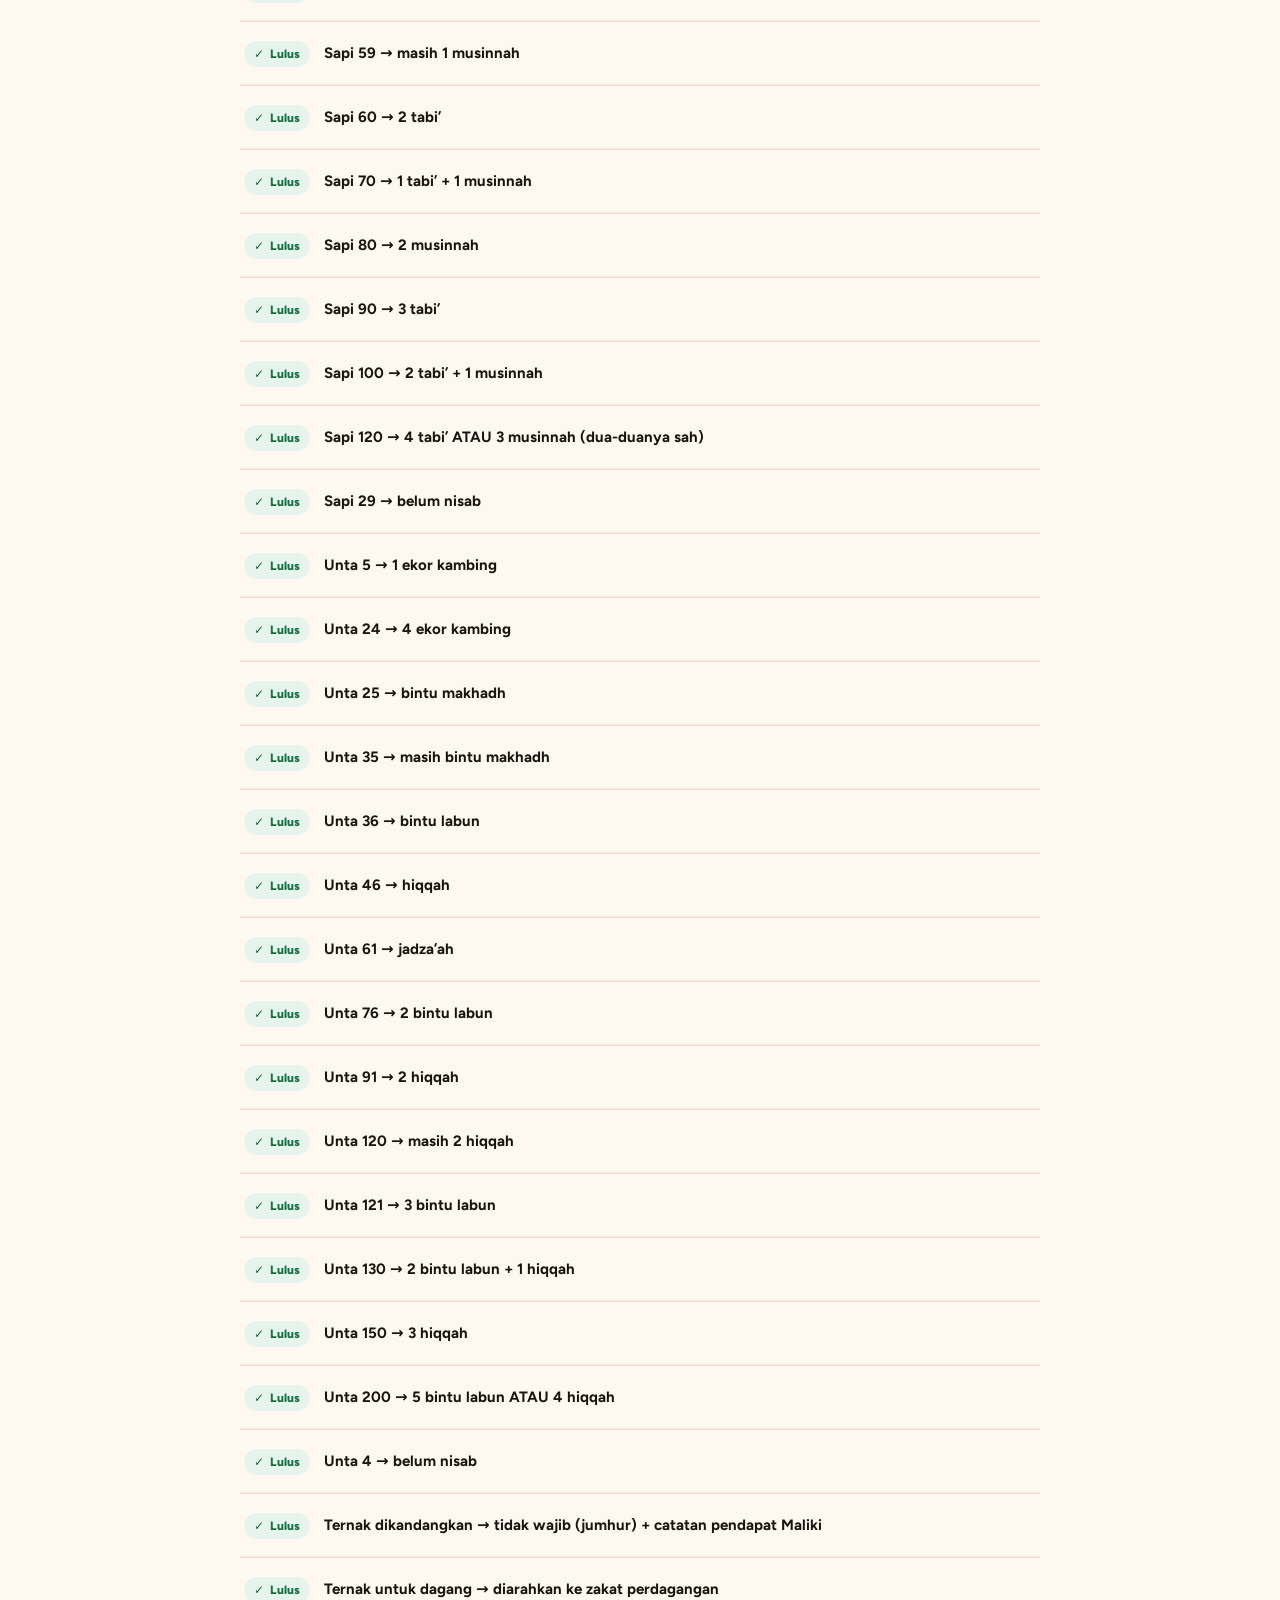
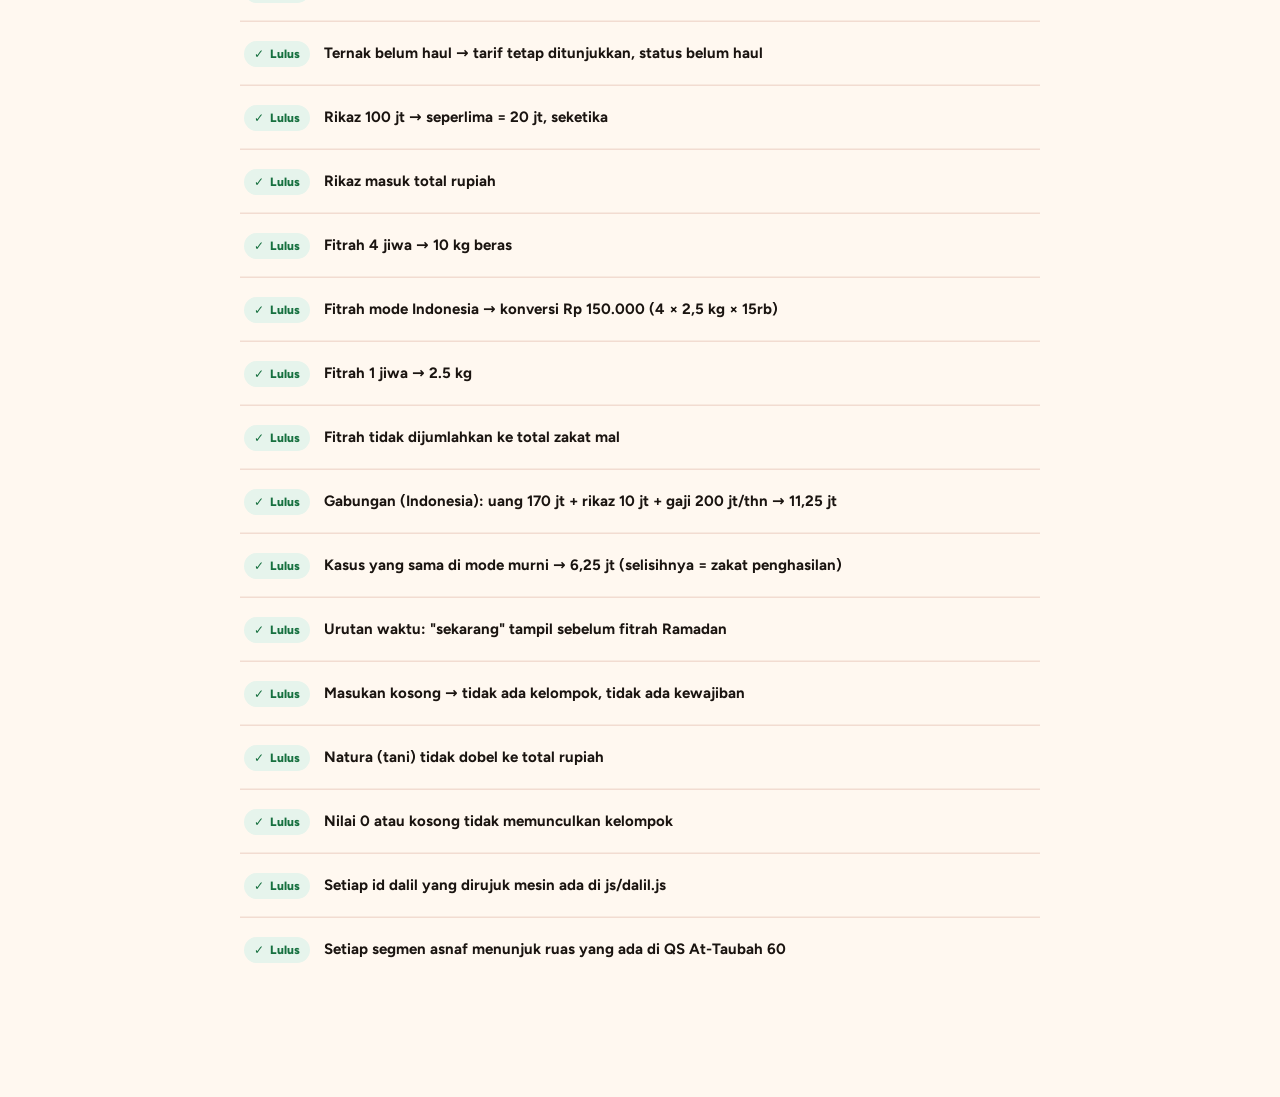
<file: tests.html>
<!DOCTYPE html>
<html lang="id" data-theme="auto" data-theme-persist data-no-snav>
<head>
<meta charset="utf-8">
<meta name="viewport" content="width=device-width, initial-scale=1">
<title>Uji mesin zakat</title>
<meta name="robots" content="noindex">
<meta name="theme-color" content="#FFF8F0">
<link rel="icon" href="assets/v4/mark-simple.svg" type="image/svg+xml">
<script>try{var t=localStorage.getItem('fl-theme');if(t==='dark'||t==='light')document.documentElement.setAttribute('data-theme',t)}catch(e){}</script>
<link rel="stylesheet" href="colors_and_type.css?v=2">
<link rel="stylesheet" href="flavida.css?v=2">
<link rel="stylesheet" href="flavida-extra.css?v=2">
<link rel="stylesheet" href="flavida-app.css?v=2">
<link rel="stylesheet" href="css/zakat.css?v=2">
</head>
<body>
<a class="fl-skip" href="#main">Lompat ke isi</a>

<header>
  <nav class="fl-nav" data-autohide aria-label="Utama">
    <a class="fl-nav__brand" href="index.html" aria-label="Zakat by Flavida, beranda">
      <img src="assets/v4/mark-color.svg" alt="" width="34" height="34"><span>Zakat</span>
    </a>
    <ul class="fl-nav__links" role="list">
      <li><a href="index.html">Beranda</a></li>
      <li><a href="hitung.html">Hitung</a></li>
      <li><a href="rujukan.html">Rujukan</a></li>
    </ul>
    <a class="fl-btn fl-btn--sm fl-nav__cta" href="hitung.html">Mulai hitung</a>
    <button class="fl-iconbtn zk-tema" type="button" data-theme-toggle aria-pressed="false" aria-label="Mode gelap">
      <svg class="fl-icon i-moon" aria-hidden="true"><use href="#i-moon"/></svg>
      <svg class="fl-icon i-sun" aria-hidden="true"><use href="#i-sun"/></svg>
    </button>
    <button class="fl-nav__toggle" type="button" aria-label="Menu" aria-controls="menu" aria-expanded="false">
      <svg class="fl-icon i-open" aria-hidden="true"><use href="#i-menu"/></svg>
      <svg class="fl-icon i-close" aria-hidden="true"><use href="#i-x"/></svg>
    </button>
  </nav>
  <div class="fl-menu" id="menu">
    <nav aria-label="Menu seluler">
      <a href="index.html">Beranda</a>
      <a href="hitung.html">Hitung</a>
      <a href="rujukan.html">Rujukan</a>
    </nav>
  </div>
</header>

<main id="main" tabindex="-1">
  <section class="fl-section">
    <div class="fl-wrap fl-wrap--narrow">
      <h1 class="zk-title">Uji mesin zakat</h1>
      <p class="zk-ket">Jawaban bakunya dari nash dan tabel kitab fiqh. Kalau ada satu saja yang gagal, hasil kalkulator tidak boleh dipercaya. Yang gagal tampil paling atas.</p>
      <p class="zk-ringkas-uji" id="ringkas" role="status">Menjalankan…</p>
      <ul class="fl-list zk-baris" id="daftar"></ul>
    </div>
  </section>
</main>

<script src="js/motion.min.js"></script>
<script src="assets/v4/icons.sprite.js"></script>
<script src="js/flavida.js"></script>
<script src="js/flavida-ui.js"></script>
<script src="js/zakat/const.js?v=2"></script>
<script src="js/zakat/dagang.js?v=2"></script>
<script src="js/zakat/uang.js?v=2"></script>
<script src="js/zakat/penghasilan.js?v=2"></script>
<script src="js/zakat/tani.js?v=2"></script>
<script src="js/zakat/ternak.js?v=2"></script>
<script src="js/zakat/rikaz.js?v=2"></script>
<script src="js/zakat/fitrah.js?v=2"></script>
<script src="js/zakat/solve.js?v=2"></script>
<script src="js/dalil.js?v=2"></script>
<script src="js/tests.js?v=2"></script>
<script>
(function () {
  var hasil = Tests.jalankan();
  var gagal = hasil.filter(function (h) { return !h.lulus; });
  var r = document.getElementById('ringkas');
  r.textContent = (hasil.length - gagal.length) + ' dari ' + hasil.length + ' lulus' +
    (gagal.length ? ', ' + gagal.length + ' gagal' : ', semuanya');
  r.dataset.ok = gagal.length ? '0' : '1';
  function esc(t) { return String(t).replace(/&/g, '&amp;').replace(/</g, '&lt;'); }
  document.getElementById('daftar').innerHTML = gagal.concat(hasil.filter(function (h) { return h.lulus; })).map(function (h) {
    return '<li><span class="fl-pf"' + (h.lulus ? '' : ' data-state="fail"') + '>' + (h.lulus ? 'Lulus' : 'Gagal') + '</span>' +
      '<div><b>' + esc(h.nama) + '</b>' + (h.pesan ? '<small>' + esc(h.pesan) + '</small>' : '') + '</div></li>';
  }).join('');
})();
</script>
<script src="js/ui-nav.js?v=2"></script>
</body>
</html>
</file>
<file: colors_and_type.css>
/*
 * Flavida Design System · Tokens, type, motion curves
 * v4.0 · "Flame-tree clay" · flavida.co
 *
 * Fonts are self-hosted (no third-party request):
 *   Gabarito (display, 800/900) · Figtree (body, 300-900) — both SIL OFL, variable, latin subset.
 * Load order for a page:  colors_and_type.css  →  flavida.css (components)  →  scripts (see README).
 * Paths below are relative to THIS file; if you copy the css elsewhere, move fonts/ with it.
 */

@font-face {
  font-family: 'Gabarito';
  src: url('fonts/gabarito-latin-wght.woff2') format('woff2');
  font-weight: 400 900;
  font-style: normal;
  font-display: swap;
}
@font-face {
  font-family: 'Figtree';
  src: url('fonts/figtree-latin-wght.woff2') format('woff2');
  font-weight: 300 900;
  font-style: normal;
  font-display: swap;
}

:root, [data-theme="light"] {
  /* ═════════ BRAND COLOR (binding hexes, from the Delonix regia) ═════════ */
  --color-flame:      #E8391D;  /* Flame — petals, blobs, large type, graphics */
  --color-orange:     #F5760A;  /* Fire orange — gradient mid, hover warmth */
  --color-amber:      #F5A623;  /* Amber — stamens, sparkles, highlights, tags on dark */
  --color-ember:      #A0341A;  /* Ember — headline + logo ink on light grounds */
  --color-charcoal:   #111111;  /* Charcoal — dark sections, B&W print */
  --color-cream:      #FFF8F0;  /* Cream — primary ground */
  --color-parchment:  #FFF0E0;  /* Parchment — secondary ground, panels */
  --color-green:      #1B5E3B;  /* Canopy green — rare accent from the leaves */

  /* Flame ramp (derived, for clay shading + states) */
  --flame-50:  #FFF1EC;
  --flame-100: #FFE0D5;
  --flame-200: #FFC1AD;
  --flame-300: #FF9A7C;
  --flame-400: #F46A47;
  --flame-500: #E8391D;   /* = --color-flame */
  --flame-600: #D02E14;
  --flame-700: #B02510;
  --flame-800: #8A1E0F;
  --flame-900: #5E1509;

  /* Amber ramp */
  --amber-50:  #FFF7E3;
  --amber-100: #FFEBBD;
  --amber-300: #FFCF6B;
  --amber-500: #F5A623;   /* = --color-amber */
  --amber-700: #A8650A;

  /* Character skin tones (from the Flav render) */
  --color-peach:       #F8D3B2;
  --color-peach-deep:  #EDB48C;
  --color-mitten:      #F9E6D2;
  --color-blush:       #F29080;
  --color-eye:         #2A1510;

  /* Text — all pass AA on cream and parchment */
  --color-ink:        #1A1410;  /* body headings / strong text (warm black) */
  --color-mid:        #5A4F48;  /* secondary text (7.5:1 on cream) */
  --color-light:      #706157;  /* tertiary text, captions (5.6:1 on cream, 5.0:1 on sunk wells) */
  --color-flame-ink:  #C42E14;  /* flame as small text / links on cream (5.3:1) */
  --color-on-flame:   #FFFFFF;


  /* Ink tokens: readable text on top of each tint (used by alerts, callouts, chips) */
  --amber-ink:   #6B3F02;
  --success-ink: #124F2D;
  --warning-ink: #6B3F02;
  --error-ink:   #8A1E0F;
  --info-ink:    #1E4568;
  --glass:       rgba(255, 253, 249, 0.86);   /* floating nav, section pill */
  --color-ember-fixed: #A0341A;             /* ember as ink on cream-fixed surfaces: never flips in dark */
  --color-flame-ink-fixed: #C42E14;
  --color-cream-fixed: #FFF8F0;              /* cream as a text/ink color: never flips in dark */
  --gloss-soft: linear-gradient(180deg, rgba(255, 255, 255, 0.9), rgba(255, 255, 255, 0));  /* gloss on pale buttons */

  /* Pastel clay tones: category colors for chips, tiles and sticker backgrounds (text uses the -ink partner, AA) */
  --tone-mint:   #CFEFDD; --tone-mint-ink:   #14633C;
  --tone-sky:    #D4E6FA; --tone-sky-ink:    #1D4F87;
  --tone-lilac:  #E3DAF7; --tone-lilac-ink:  #46338F;
  --tone-rose:   #FAD7E3; --tone-rose-ink:   #8E2C55;
  --tone-butter: #FFF0B8; --tone-butter-ink: #6B4A00;
  --tone-peach:  #FFDCC7; --tone-peach-ink:  #8A3A12;

  /* Chart series (categorical). Flame leads; the rest stay distinguishable in grayscale and for color-blind readers. */
  --chart-1: #E8391D;  /* flame */
  --chart-2: #2A78D6;  /* blue */
  --chart-3: #F5A623;  /* amber */
  --chart-4: #1B9E77;  /* leaf */
  --chart-5: #5B4BB7;  /* violet */
  --chart-6: #E87BA4;  /* rose */
  --chart-7: #A0341A;  /* ember */
  --chart-8: #6B7A8F;  /* slate */
  --chart-seq-1: #FFE0D5; --chart-seq-2: #FFA98E; --chart-seq-3: #F46A47; --chart-seq-4: #D02E14; --chart-seq-5: #8A1E0F; /* sequential */
  --level-1: var(--color-success); --level-2: #8F5507; --level-3: #A8410A; --level-4: var(--color-error);   /* severity I to IV */

  /* Semantic */
  --color-success: #16703F;
  --color-warning: #8F5507;
  --color-error:   #C42E14;
  --color-info:    #2F6196;
  --color-success-bg: #E6F4EC;
  --color-warning-bg: #FFF1D6;
  --color-error-bg:   #FFE4DC;
  --color-info-bg:    #E5EEF7;

  /* Surfaces */
  --bg-primary:    var(--color-cream);
  --bg-secondary:  var(--color-parchment);
  --bg-dark:       var(--color-charcoal);
  --fg-on-dark-strong: #FFFFFF;           /* titles on dark grounds */
  --field-focus-border: var(--color-ink);   /* focus = ink edge + amber halo, so it never reads as an error */
  --field-focus-ring: 0 0 0 4px rgba(245, 166, 35, 0.42);
  --bg-accent:     var(--color-flame);
  --surface:       #FFFDF9;               /* puffy card face (warm white) */
  --surface-sunk:  #F8E9D6;               /* pressed/inset wells, input fill */

  /* Foreground aliases (legacy names kept) */
  --fg-logo:       var(--color-ember);
  --fg1:           var(--color-ink);
  --fg2:           var(--color-mid);
  --fg3:           var(--color-light);
  --fg-accent:     var(--color-flame-ink);
  --fg-on-dark:    var(--color-cream);
  --fg-on-dark-dim: rgba(255, 248, 240, 0.72);

  /* Lines */
  --color-border:        rgba(160, 52, 26, 0.14);
  --color-border-hover:  rgba(160, 52, 26, 0.30);
  --border-default:      var(--color-border);
  --border-hover:        var(--color-border-hover);
  --color-focus:         var(--color-flame-ink);
  --focus-ring:          0 0 0 3px var(--color-cream), 0 0 0 6px var(--color-flame-ink);

  /* Gradients */
  --grad-flame:  linear-gradient(135deg, var(--amber-500) 0%, var(--color-orange) 45%, var(--color-flame) 100%);
  --grad-petal:  radial-gradient(120% 120% at 28% 18%, #FF8A5C 0%, var(--color-flame) 48%, #C42E14 100%);
  --grad-btn:    linear-gradient(180deg, #E8472B 0%, #D8341A 55%, #C42E14 100%);
  --glow-hero:   radial-gradient(60% 55% at 50% 100%, rgba(245, 118, 10, 0.18), transparent 70%),
                 radial-gradient(40% 40% at 85% 15%, rgba(232, 57, 29, 0.10), transparent 65%);
  --glow-dark:   radial-gradient(60% 80% at 50% 115%, rgba(232, 57, 29, 0.45), transparent 65%);

  /* ═════════ CLAY ELEVATION — the system's depth language ═════════
     Every raised thing = top inner highlight + bottom inner shade + soft warm drop shadow. */
  --shadow-clay-sm:
    inset 0 1.5px 0 rgba(255, 255, 255, 0.9),
    inset 0 -3px 6px rgba(160, 52, 26, 0.07),
    0 1px 2px rgba(160, 52, 26, 0.10),
    0 8px 14px -8px rgba(160, 52, 26, 0.22);
  --shadow-clay-md:
    inset 0 2px 0 rgba(255, 255, 255, 0.95),
    inset 0 -6px 12px rgba(160, 52, 26, 0.08),
    0 2px 4px rgba(160, 52, 26, 0.08),
    0 18px 30px -12px rgba(160, 52, 26, 0.26);
  --shadow-clay-lg:
    inset 0 3px 0 rgba(255, 255, 255, 0.95),
    inset 0 -10px 18px rgba(160, 52, 26, 0.09),
    0 4px 8px rgba(160, 52, 26, 0.08),
    0 34px 54px -20px rgba(160, 52, 26, 0.34);
  --shadow-clay-flame:
    inset 0 2px 0 rgba(255, 255, 255, 0.38),
    inset 0 -6px 10px rgba(110, 22, 8, 0.36),
    0 2px 3px rgba(150, 30, 10, 0.25),
    0 14px 24px -8px rgba(232, 57, 29, 0.55);
  --shadow-clay-pressed:
    inset 0 4px 10px rgba(110, 22, 8, 0.38),
    inset 0 -1px 0 rgba(255, 255, 255, 0.18),
    0 1px 1px rgba(150, 30, 10, 0.2);
  --shadow-inset:
    inset 0 3px 7px rgba(160, 52, 26, 0.14),
    inset 0 -1px 0 rgba(255, 255, 255, 0.9);
  --shadow-sticker: drop-shadow(0 10px 14px rgba(160, 52, 26, 0.22));
  /* legacy aliases */
  --shadow-card:       var(--shadow-clay-md);
  --shadow-card-hover: var(--shadow-clay-lg);
  --shadow-btn:        var(--shadow-clay-flame);
  --shadow-mascot:     drop-shadow(0 14px 22px rgba(160, 52, 26, 0.24));
  --color-shadow:       rgba(160, 52, 26, 0.10);
  --color-shadow-hover: rgba(160, 52, 26, 0.22);
  --color-flame-tint-sm: rgba(232, 57, 29, 0.06);
  --color-flame-tint-md: rgba(232, 57, 29, 0.12);
  --color-flame-tint-lg: rgba(232, 57, 29, 0.20);

  /* ═════════ TYPE ═════════ */
  --font-display: 'Gabarito', 'Trebuchet MS', 'Segoe UI', system-ui, sans-serif;
  --font-body:    'Figtree', 'Segoe UI', system-ui, -apple-system, sans-serif;
  --font-mono:    ui-monospace, 'SF Mono', 'Cascadia Mono', Menlo, Consolas, monospace;

  --fw-light: 300; --fw-regular: 400; --fw-medium: 500; --fw-semibold: 600;
  --fw-bold: 700; --fw-extrabold: 800; --fw-black: 900;

  /* Display tops out at 6rem (96px) */
  --text-display-xl: clamp(2.75rem, 1.6rem + 5.6vw, 6rem);
  --text-display-l:  clamp(2.125rem, 1.4rem + 3.4vw, 3.75rem);
  --text-display-m:  clamp(1.75rem, 1.3rem + 2.2vw, 2.75rem);
  --text-heading-l:  clamp(1.5rem, 1.2rem + 1.3vw, 2.125rem);
  --text-heading-m:  clamp(1.25rem, 1.1rem + 0.7vw, 1.5rem);
  --text-heading-s:  1.125rem;
  --text-body-xl:    clamp(1.125rem, 1.04rem + 0.4vw, 1.3125rem);
  --text-body:       1rem;
  --text-body-s:     0.9375rem;
  --text-body-xs:    0.875rem;
  --text-label:      0.8125rem;
  --text-caption:    0.75rem;
  --text-micro:      0.6875rem;

  --lh-display: 1.0;
  --lh-heading: 1.08;
  --lh-tight:   1.2;
  --lh-lead:    1.55;
  --lh-body:    1.65;
  --lh-ui:      1.4;

  --ls-tight:   -0.03em;   /* display xl */
  --ls-snug:    -0.02em;   /* section titles */
  --ls-normal:  0;
  --ls-wide:    0.02em;
  --ls-wider:   0.06em;
  --ls-widest:  0.1em;     /* tags only */
  --measure:    68ch;

  /* ═════════ SPACE (4px base) ═════════ */
  --space-1: 4px;  --space-2: 8px;   --space-3: 12px;  --space-4: 16px;  --space-5: 20px;
  --space-6: 24px; --space-7: 28px;  --space-8: 32px;  --space-10: 40px; --space-12: 48px;
  --space-14: 56px; --space-16: 64px; --space-20: 80px; --space-24: 96px; --space-32: 128px;

  /* ═════════ SHAPE — chunkier than v3 ═════════ */
  --radius-pill:  999px;
  --radius-panel: 24px;   /* hero panels, CTA banners */
  --radius-card:  20px;
  --radius-icon:  14px;
  --radius-input: 12px;
  --radius-sm:    10px;
  --radius-xs:    6px;
  --radius-cta:   var(--radius-panel);

  /* ═════════ MOTION ═════════
     Clay is soft: arrivals decelerate, pressable things overshoot a little, Flav overshoots a lot.
     UI springs stay small (peak <= ~4%); the mascot may pop (up to ~30%). */
  --ease-out:    cubic-bezier(0.16, 1, 0.3, 1);       /* confident arrival */
  --ease-in:     cubic-bezier(0.5, 0, 0.75, 0);       /* exits (faster than entrances) */
  --ease-in-out: cubic-bezier(0.65, 0, 0.35, 1);
  --ease-spring-soft: linear(0, 0.0241, 0.0859, 0.1718, 0.2712, 0.3755, 0.4787, 0.5764, 0.6656, 0.7447, 0.813, 0.8704, 0.9174, 0.9548, 0.9837, 1.0051, 1.0201, 1.03, 1.0357, 1.0381, 1.0382, 1.0364, 1.0335, 1.0299, 1.026, 1.022, 1.0181, 1.0145, 1.0112, 1.0084, 1.006, 1);
  --ease-spring-bounce: linear(0, 0.0584, 0.2027, 0.3907, 0.5883, 0.771, 0.923, 1.0371, 1.1123, 1.1521, 1.163, 1.1526, 1.1286, 1.0978, 1.0656, 1.036, 1.0115, 0.9932, 0.9813, 0.975, 0.9734, 0.9753, 0.9793, 0.9843, 0.9896, 0.9943, 0.9983, 1.0012, 1.0031, 1.0041, 1.0043, 1);
  --ease-spring-pop: linear(0, 0.0983, 0.336, 0.6287, 0.9059, 1.1207, 1.251, 1.297, 1.2745, 1.2074, 1.1211, 1.0372, 0.9705, 0.9286, 0.9121, 0.9167, 0.9354, 0.9608, 0.9861, 1.0067, 1.0201, 1.0259, 1.0252, 1.02, 1.0126, 1.005, 0.9986, 0.9944, 0.9924, 0.9924, 0.9938, 1);
  --ease-default: var(--ease-out);
  --dur-instant: 90ms;
  --dur-fast:    150ms;
  --dur-base:    240ms;
  --dur-slow:    450ms;
  --dur-enter:   700ms;
  --dur-spring-soft:   480ms;
  --dur-spring-bounce: 620ms;
  --dur-spring-pop:    760ms;
  --transition-base:
    transform var(--dur-spring-soft) var(--ease-spring-soft),
    box-shadow var(--dur-base) var(--ease-out),
    background-color var(--dur-base) var(--ease-out),
    border-color var(--dur-base) var(--ease-out),
    color var(--dur-fast) var(--ease-out);

  /* Z layers */
  --z-nav: 50; --z-overlay: 80; --z-toast: 100;
}

/* ═════════ SEMANTIC TYPE CLASSES (legacy .flav-* names kept; .fl-* are canonical) ═════════ */
.fl-display-xl, .flav-display-xl { font-family: var(--font-display); font-size: var(--text-display-xl); font-weight: var(--fw-black); line-height: var(--lh-display); letter-spacing: var(--ls-tight); text-wrap: balance; }
.fl-display-l,  .flav-display-l  { font-family: var(--font-display); font-size: var(--text-display-l);  font-weight: var(--fw-black); line-height: var(--lh-heading); letter-spacing: var(--ls-snug); text-wrap: balance; }
.fl-display-m,  .flav-display-m  { font-family: var(--font-display); font-size: var(--text-display-m);  font-weight: var(--fw-extrabold); line-height: var(--lh-heading); letter-spacing: var(--ls-snug); text-wrap: balance; }
.fl-heading-l,  .flav-heading-l  { font-family: var(--font-display); font-size: var(--text-heading-l);  font-weight: var(--fw-extrabold); line-height: var(--lh-heading); letter-spacing: var(--ls-snug); text-wrap: balance; }
.fl-heading-m,  .flav-heading-m  { font-family: var(--font-display); font-size: var(--text-heading-m);  font-weight: var(--fw-extrabold); line-height: var(--lh-tight); letter-spacing: -0.01em; }
.fl-heading-s                    { font-family: var(--font-display); font-size: var(--text-heading-s);  font-weight: var(--fw-bold); line-height: var(--lh-tight); }
.fl-lead,       .flav-body-lead  { font-family: var(--font-body); font-size: var(--text-body-xl); font-weight: var(--fw-regular); line-height: var(--lh-lead); color: var(--fg2); max-width: var(--measure); text-wrap: pretty; }
.fl-body,       .flav-body       { font-family: var(--font-body); font-size: var(--text-body); font-weight: var(--fw-regular); line-height: var(--lh-body); color: var(--fg2); max-width: var(--measure); text-wrap: pretty; }
.fl-body-s,     .flav-body-sm    { font-family: var(--font-body); font-size: var(--text-body-xs); font-weight: var(--fw-regular); line-height: var(--lh-body); color: var(--fg2); }
.fl-label,      .flav-label      { font-family: var(--font-body); font-size: var(--text-micro); font-weight: var(--fw-bold); letter-spacing: var(--ls-widest); text-transform: uppercase; color: var(--fg-accent); }
.fl-caption,    .flav-caption    { font-family: var(--font-body); font-size: var(--text-caption); font-weight: var(--fw-regular); color: var(--fg3); }
.fl-mono                         { font-family: var(--font-mono); font-size: 0.875em; }

/* utility gradients / glows (fills only; no gradient text) */
.fl-gradient-flame, .flav-gradient-flame { background: var(--grad-flame); }
.fl-glow-hero,  .flav-glow-hero  { background: var(--glow-hero); }
.fl-glow-dark,  .flav-glow-dark  { background: var(--glow-dark); }

/* ═════════ LEGACY v3 SHORT ALIASES (old pages used --flame/--cream etc.) ═════════ */
:root, [data-theme="light"] {
  --flame: var(--color-flame); --orange: var(--color-orange); --amber: var(--color-amber);
  --ember: var(--color-ember); --charcoal: var(--color-charcoal); --cream: var(--color-cream);
  --parchment: var(--color-parchment); --ink: var(--color-ink); --mid: var(--color-mid); --light: var(--color-light);
}

/* Pin a region to the light palette inside a dark page (print artboards, previews): <div data-theme="light"> */
:where([data-theme="light"]:not(:root)) { color: var(--color-mid); }

/* ═════════ DARK THEME ═════════
   Opt in with <html data-theme="dark">, or data-theme="auto" to follow the device. Scope it to any container.
   Warm charcoal, never cold gray. Roles are remapped, so components need no changes. */
:root[data-theme="dark"], [data-theme="dark"] {
  color-scheme: dark;
  --bg-primary: #17110E;
  --bg-secondary: #1F1713;
  --bg-dark: #0B0705;                       /* dark sections sit below the page, not on it */
  --color-parchment: #231A15;
  --surface: #271E19;
  --surface-sunk: #130E0B;
  --color-ink: #FFF3E8;
  --color-mid: #D6C5B8;
  --color-light: #A9968B;
  --color-ember: #FFAE93;
  --color-flame-ink: #FF8E6E;
  --color-border: rgba(255, 220, 200, 0.14);
  --color-border-hover: rgba(255, 220, 200, 0.3);
  --fg1: var(--color-ink); --fg2: var(--color-mid); --fg3: var(--color-light);
  --flame-50: rgba(255, 142, 110, 0.10); --flame-100: rgba(255, 142, 110, 0.18); --flame-200: rgba(255, 142, 110, 0.30);
  --flame-700: #FFB5A1; --flame-800: #FFC9B8;
  --amber-50: rgba(245, 166, 35, 0.10); --amber-100: rgba(245, 166, 35, 0.2); --amber-ink: #FFD9A0;
  --color-success: #6FD9A0; --color-warning: #F0B65A; --color-error: #FF9A85; --color-info: #8DB9F0;
  --color-success-bg: rgba(60, 200, 120, 0.14); --color-warning-bg: rgba(240, 182, 90, 0.14); --color-error-bg: rgba(255, 120, 100, 0.15); --color-info-bg: rgba(110, 160, 230, 0.15);
  --success-ink: #BFF0D6; --warning-ink: #F7D9A6; --error-ink: #FFC9BD; --info-ink: #C9DDF7;
  --level-2: #F0B65A; --level-3: #FF9E5C;
  --glass: rgba(35, 26, 21, 0.84);
  --gloss-soft: linear-gradient(180deg, rgba(255, 235, 220, 0.12), rgba(255, 235, 220, 0));
  --focus-ring: 0 0 0 3px #17110E, 0 0 0 6px #FF8E6E;
  --tone-mint: rgba(111, 217, 160, 0.16); --tone-mint-ink: #9BE6BE;
  --tone-sky: rgba(141, 185, 240, 0.16); --tone-sky-ink: #B4D3F7;
  --tone-lilac: rgba(170, 150, 240, 0.18); --tone-lilac-ink: #CDBFF8;
  --tone-rose: rgba(240, 130, 170, 0.17); --tone-rose-ink: #F6B5CD;
  --tone-butter: rgba(245, 214, 90, 0.15); --tone-butter-ink: #F3DD8A;
  --tone-peach: rgba(255, 160, 110, 0.17); --tone-peach-ink: #FFC4A3;
  --chart-1: #FF6B4A; --chart-2: #5AA0F0; --chart-3: #F5B545; --chart-4: #3CC79A; --chart-5: #9A89F0; --chart-6: #F08EB3; --chart-7: #FF9B7D; --chart-8: #9AA9BD;
  --chart-seq-1: #3A1E15; --chart-seq-2: #7A3320; --chart-seq-3: #C24427; --chart-seq-4: #F46A47; --chart-seq-5: #FFB59A;
  --shadow-clay-sm: inset 0 1.5px 0 rgba(255, 235, 220, 0.07), inset 0 -3px 6px rgba(0, 0, 0, 0.35), 0 1px 2px rgba(0, 0, 0, 0.45), 0 8px 14px -8px rgba(0, 0, 0, 0.65);
  --shadow-clay-md: inset 0 2px 0 rgba(255, 235, 220, 0.08), inset 0 -6px 12px rgba(0, 0, 0, 0.35), 0 2px 4px rgba(0, 0, 0, 0.4), 0 18px 30px -12px rgba(0, 0, 0, 0.7);
  --shadow-clay-lg: inset 0 3px 0 rgba(255, 235, 220, 0.09), inset 0 -10px 18px rgba(0, 0, 0, 0.35), 0 4px 8px rgba(0, 0, 0, 0.45), 0 34px 54px -20px rgba(0, 0, 0, 0.8);
  --shadow-inset: inset 0 3px 8px rgba(0, 0, 0, 0.55), inset 0 -1px 0 rgba(255, 235, 220, 0.06);
  --shadow-sticker: drop-shadow(0 10px 14px rgba(0, 0, 0, 0.5));
  --shadow-mascot: drop-shadow(0 14px 22px rgba(0, 0, 0, 0.5));
  --glow-hero: radial-gradient(60% 55% at 50% 100%, rgba(245, 118, 10, 0.12), transparent 70%);
}
:root[data-theme="dark"] body, [data-theme="dark"].fl-themed { background: var(--bg-primary); color: var(--color-ink); }
@media (prefers-color-scheme: dark) {
  :root[data-theme="auto"] {
    color-scheme: dark;
    --bg-primary: #17110E; --bg-secondary: #1F1713; --color-parchment: #231A15; --surface: #271E19; --surface-sunk: #130E0B;
    --color-ink: #FFF3E8; --color-mid: #D6C5B8; --color-light: #A9968B; --color-ember: #FFAE93; --color-flame-ink: #FF8E6E;
    --color-border: rgba(255, 220, 200, 0.14); --color-border-hover: rgba(255, 220, 200, 0.3);
    --fg1: var(--color-ink); --fg2: var(--color-mid); --fg3: var(--color-light);
    --flame-50: rgba(255, 142, 110, 0.10); --flame-100: rgba(255, 142, 110, 0.18); --flame-200: rgba(255, 142, 110, 0.30); --flame-700: #FFB5A1; --flame-800: #FFC9B8;
    --amber-50: rgba(245, 166, 35, 0.10); --amber-100: rgba(245, 166, 35, 0.2); --amber-ink: #FFD9A0;
    --color-success: #6FD9A0; --color-warning: #F0B65A; --color-error: #FF9A85; --color-info: #8DB9F0;
    --color-success-bg: rgba(60, 200, 120, 0.14); --color-warning-bg: rgba(240, 182, 90, 0.14); --color-error-bg: rgba(255, 120, 100, 0.15); --color-info-bg: rgba(110, 160, 230, 0.15);
    --success-ink: #BFF0D6; --warning-ink: #F7D9A6; --error-ink: #FFC9BD; --info-ink: #C9DDF7; --level-2: #F0B65A; --level-3: #FF9E5C;
    --glass: rgba(35, 26, 21, 0.84);
    --gloss-soft: linear-gradient(180deg, rgba(255, 235, 220, 0.12), rgba(255, 235, 220, 0));
    --chart-1: #FF6B4A; --chart-2: #5AA0F0; --chart-3: #F5B545; --chart-4: #3CC79A; --chart-5: #9A89F0; --chart-6: #F08EB3; --chart-7: #FF9B7D; --chart-8: #9AA9BD;
    --shadow-clay-sm: inset 0 1.5px 0 rgba(255, 235, 220, 0.07), inset 0 -3px 6px rgba(0, 0, 0, 0.35), 0 1px 2px rgba(0, 0, 0, 0.45), 0 8px 14px -8px rgba(0, 0, 0, 0.65);
    --shadow-clay-md: inset 0 2px 0 rgba(255, 235, 220, 0.08), inset 0 -6px 12px rgba(0, 0, 0, 0.35), 0 2px 4px rgba(0, 0, 0, 0.4), 0 18px 30px -12px rgba(0, 0, 0, 0.7);
    --shadow-clay-lg: inset 0 3px 0 rgba(255, 235, 220, 0.09), inset 0 -10px 18px rgba(0, 0, 0, 0.35), 0 4px 8px rgba(0, 0, 0, 0.45), 0 34px 54px -20px rgba(0, 0, 0, 0.8);
    --shadow-inset: inset 0 3px 8px rgba(0, 0, 0, 0.55), inset 0 -1px 0 rgba(255, 235, 220, 0.06);
    --shadow-sticker: drop-shadow(0 10px 14px rgba(0, 0, 0, 0.5));
  }
  :root[data-theme="auto"] body { background: var(--bg-primary); color: var(--color-ink); }
}
</file>
<file: flavida.css>
/*
 * Flavida Design System · Components  (v4.0 "Flame-tree clay")
 * Requires colors_and_type.css (tokens + fonts). All component classes are .fl-* prefixed.
 * Motion here is CSS-only (hover/press/focus). Scroll reveals, tilt, marquee cloning, tabs/menu
 * behaviour and the mascot live in js/flavida.js + js/flav.js. Everything is visible without JS.
 */

/* ═════════ BASE ═════════ */
*, *::before, *::after { box-sizing: border-box; }
html { -webkit-text-size-adjust: 100%; text-size-adjust: 100%; scroll-behavior: smooth; scroll-padding-top: 96px; }
body {
  margin: 0;
  background: var(--bg-primary);
  color: var(--fg1);
  font-family: var(--font-body);
  font-size: var(--text-body);
  line-height: var(--lh-body);
  font-weight: var(--fw-regular);
  -webkit-font-smoothing: antialiased;
  -moz-osx-font-smoothing: grayscale;
  text-rendering: optimizeLegibility;
}
img, svg, video { display: block; max-width: 100%; }
h1, h2, h3, h4, h5, h6, p, figure, blockquote, dl, dd, ul, ol { margin: 0; }
ul[role="list"], ol[role="list"] { list-style: none; padding: 0; }
a { color: var(--color-flame-ink); text-decoration-thickness: 1.5px; text-underline-offset: 0.2em; transition: color var(--dur-fast) var(--ease-out); }
a:hover { color: var(--color-ember); }
.fl-dark a:not(.fl-btn):hover, .fl-card--dark a:not(.fl-btn):hover { color: var(--color-cream); }
button, input, select, textarea { font: inherit; color: inherit; }
button { cursor: pointer; }
:focus { outline: none; }
:focus-visible { outline: 3px solid var(--color-flame-ink); outline-offset: 3px; border-radius: var(--radius-xs); }
::selection { background: rgba(245, 166, 35, 0.45); color: var(--color-ink); }
::placeholder { color: var(--color-light); opacity: 1; }
hr { border: 0; height: 1.5px; background: var(--color-border); margin: 0; }
/* themed scrollbar (WebKit/Blink + Firefox) */
html { scrollbar-color: #E9B79B var(--bg-primary); scrollbar-width: thin; }
::-webkit-scrollbar { width: 12px; height: 12px; }
::-webkit-scrollbar-track { background: var(--bg-primary); }
::-webkit-scrollbar-thumb { background: #E9B79B; border-radius: 10px; border: 3px solid var(--bg-primary); }
::-webkit-scrollbar-thumb:hover { background: #DE9C78; }
input, textarea { caret-color: var(--color-flame); }
.fl-sr-only { position: absolute; width: 1px; height: 1px; padding: 0; margin: -1px; overflow: hidden; clip: rect(0 0 0 0); white-space: nowrap; border: 0; }
.fl-skip { position: absolute; left: 12px; top: -64px; z-index: 200; background: var(--color-charcoal); color: var(--color-cream); padding: 10px 18px; border-radius: var(--radius-pill); transition: top var(--dur-base) var(--ease-out); }
.fl-skip:focus { top: 12px; }
.fl-num { font-variant-numeric: tabular-nums lining-nums; }

/* ═════════ LAYOUT ═════════ */
.fl-wrap { width: 100%; max-width: 1200px; margin-inline: auto; padding-inline: clamp(16px, 4vw, 40px); }
.fl-wrap--narrow { max-width: 880px; }
.fl-wrap--wide { max-width: 1360px; }
.fl-section { padding-block: clamp(56px, 9vw, 120px); position: relative; }
.fl-section--tint { background: var(--bg-secondary); }
.fl-stack > * + * { margin-top: var(--stack, var(--space-4)); }
.fl-cluster { display: flex; flex-wrap: wrap; align-items: center; gap: var(--gap, var(--space-3)); }
.fl-grid { display: grid; gap: var(--gap, var(--space-6)); grid-template-columns: repeat(auto-fit, minmax(min(100%, var(--min, 260px)), 1fr)); }
.fl-split { display: grid; gap: clamp(32px, 6vw, 80px); align-items: center; grid-template-columns: 1fr; }
@media (min-width: 900px) { .fl-split { grid-template-columns: var(--split, 1.05fr 0.95fr); } }

/* ═════════ CLAY SURFACE (utility) ═════════ */
.fl-clay { background: var(--surface); border-radius: var(--radius-card); box-shadow: var(--shadow-clay-md); }
.fl-clay--sm { box-shadow: var(--shadow-clay-sm); }
.fl-clay--lg { box-shadow: var(--shadow-clay-lg); border-radius: var(--radius-panel); }
.fl-well { background: var(--surface-sunk); border-radius: var(--radius-input); box-shadow: var(--shadow-inset); }
/* faint hand-pressed grain, static (one raster, no animation). Use on big panels only. */
.fl-grain { position: relative; isolation: isolate; }
.fl-grain::after {
  content: ''; position: absolute; inset: 0; z-index: -1; border-radius: inherit; pointer-events: none; opacity: 0.5; mix-blend-mode: multiply;
  background-image: url("data:image/svg+xml;utf8,<svg xmlns='http://www.w3.org/2000/svg' width='160' height='160'><filter id='n'><feTurbulence type='fractalNoise' baseFrequency='.9' numOctaves='2' stitchTiles='stitch'/><feColorMatrix values='0 0 0 0 .63  0 0 0 0 .2  0 0 0 0 .1  0 0 0 .09 0'/></filter><rect width='100%' height='100%' filter='url(%23n)'/></svg>");
}

/* ═════════ BUTTONS ═════════ */
.fl-btn {
  --btn-h: 48px;
  position: relative; isolation: isolate;
  display: inline-flex; align-items: center; justify-content: center; gap: 0.55em;
  min-height: var(--btn-h); padding: 0 1.55em;
  border: 0; border-radius: var(--radius-pill);
  font-family: var(--font-display); font-weight: var(--fw-extrabold); font-size: 1.0625rem; line-height: 1; letter-spacing: -0.005em;
  color: var(--color-on-flame); background: var(--grad-btn); box-shadow: var(--shadow-clay-flame);
  text-decoration: none; white-space: nowrap; user-select: none; -webkit-tap-highlight-color: transparent;
  transition: transform var(--dur-spring-soft) var(--ease-spring-soft), box-shadow var(--dur-base) var(--ease-out), background-color var(--dur-base) var(--ease-out), filter var(--dur-base) var(--ease-out), color var(--dur-fast) var(--ease-out);
}
.fl-btn::after { /* gloss: the wet-clay highlight */
  content: ''; position: absolute; z-index: -1; left: 12%; right: 12%; top: 7%; height: 36%; border-radius: var(--radius-pill);
  background: linear-gradient(180deg, rgba(255, 255, 255, 0.34), rgba(255, 255, 255, 0)); pointer-events: none;
}
.fl-btn:hover { transform: translateY(-2px) scale(1.025); filter: saturate(1.08) brightness(1.04); color: var(--color-on-flame); }
.fl-btn:active { transform: translateY(1px) scale(0.975, 0.95); box-shadow: var(--shadow-clay-pressed); filter: none; transition-duration: var(--dur-instant); }
.fl-btn:focus-visible { outline-offset: 4px; border-radius: var(--radius-pill); }
.fl-btn .fl-icon { width: 1.2em; height: 1.2em; flex: none; transition: transform var(--dur-spring-soft) var(--ease-spring-soft); }
.fl-btn:hover .fl-icon--nudge { transform: translateX(3px); }
.fl-btn[disabled], .fl-btn[aria-disabled="true"] { opacity: 0.45; pointer-events: none; filter: grayscale(0.25); box-shadow: var(--shadow-clay-sm); }
.fl-btn--sm { --btn-h: 40px; font-size: 0.9375rem; padding-inline: 1.2em; }
.fl-btn--lg { --btn-h: 58px; font-size: 1.1875rem; padding-inline: 1.9em; }
.fl-btn--icon { padding: 0; width: var(--btn-h); }
.fl-btn--ghost { background: var(--surface); color: var(--color-ember); box-shadow: var(--shadow-clay-sm), 0 0 0 1.5px var(--color-border); }
.fl-btn--ghost::after { background: var(--gloss-soft); }
.fl-btn--ghost:hover { color: var(--color-flame-ink); filter: none; box-shadow: var(--shadow-clay-md), 0 0 0 1.5px var(--color-border-hover); }
.fl-btn--ghost:active { background: var(--surface-sunk); box-shadow: var(--shadow-inset), 0 0 0 1.5px var(--color-border-hover); }
.fl-btn--dark { background: linear-gradient(180deg, #2B221E, #111); color: var(--color-cream);
  box-shadow: inset 0 2px 0 rgba(255, 255, 255, 0.18), inset 0 -6px 10px rgba(0, 0, 0, 0.5), 0 14px 24px -10px rgba(17, 17, 17, 0.55); }
.fl-btn--dark:hover { color: var(--color-cream); }
.fl-btn--soft { background: var(--flame-100); color: var(--flame-800); box-shadow: inset 0 2px 0 rgba(255, 255, 255, 0.7), inset 0 -4px 8px rgba(176, 37, 16, 0.12), 0 8px 14px -8px rgba(176, 37, 16, 0.3); }
.fl-btn--soft:hover { color: var(--flame-800); }
.fl-btn--light { background: var(--color-cream-fixed); color: var(--color-ember-fixed); box-shadow: inset 0 2px 0 #fff, inset 0 -5px 9px rgba(0, 0, 0, 0.1), 0 14px 24px -10px rgba(0, 0, 0, 0.5); }
.fl-btn--light:hover { color: var(--color-flame-ink-fixed); }
.fl-btn--outline-light { background: rgba(255, 248, 240, 0.08); color: var(--color-cream); box-shadow: inset 0 0 0 1.5px rgba(255, 248, 240, 0.35); }
.fl-btn--outline-light::after { display: none; }
.fl-btn--outline-light:hover { background: rgba(255, 248, 240, 0.16); color: var(--color-cream); filter: none; }
.fl-btn.is-loading { pointer-events: none; color: transparent; }
.fl-btn.is-loading::before {
  content: ''; position: absolute; left: 50%; top: 50%; width: 6px; height: 6px; margin: -3px 0 0 -3px; border-radius: 50%;
  background: var(--color-on-flame); box-shadow: -14px 0 0 var(--color-on-flame), 14px 0 0 var(--color-on-flame);
  animation: fl-dots 0.9s var(--ease-in-out) infinite alternate;
}
.fl-btn--ghost.is-loading::before, .fl-btn--soft.is-loading::before, .fl-btn--light.is-loading::before { background: var(--color-flame-ink); box-shadow: -14px 0 0 var(--color-flame-ink), 14px 0 0 var(--color-flame-ink); }
@keyframes fl-dots { from { transform: translateY(3px); opacity: 0.5; } to { transform: translateY(-3px); opacity: 1; } }
.fl-link { color: var(--color-flame-ink); font-weight: var(--fw-bold); text-decoration: underline; text-decoration-color: rgba(196, 46, 20, 0.35); }
.fl-link:hover { text-decoration-color: currentColor; }

/* ═════════ TAGS & BADGES ═════════ */
.fl-tag {
  display: inline-flex; align-items: center; gap: 0.4em; min-height: 28px; padding: 0 12px;
  border-radius: var(--radius-pill); background: var(--flame-100); color: var(--flame-800);
  font-family: var(--font-body); font-weight: var(--fw-bold); font-size: var(--text-micro); letter-spacing: var(--ls-widest); text-transform: uppercase; white-space: nowrap;
  box-shadow: inset 0 1.5px 0 rgba(255, 255, 255, 0.7), inset 0 -2px 4px rgba(176, 37, 16, 0.1);
}
.fl-tag--amber { background: var(--amber-100); color: var(--amber-ink); }
.fl-tag--dark { background: var(--color-charcoal); color: var(--color-cream); box-shadow: inset 0 1.5px 0 rgba(255, 255, 255, 0.15); }
.fl-tag--outline { background: transparent; color: var(--color-ember); box-shadow: inset 0 0 0 1.5px var(--color-border-hover); }
.fl-tag--on-dark { background: rgba(245, 166, 35, 0.18); color: var(--amber-300); box-shadow: inset 0 0 0 1px rgba(245, 166, 35, 0.35); }
.fl-tag--lower { text-transform: none; letter-spacing: 0; font-size: var(--text-label); }
.fl-badge { display: inline-flex; align-items: center; gap: 8px; min-height: 28px; padding: 0 12px 0 10px; border-radius: var(--radius-pill); font-weight: var(--fw-semibold); font-size: var(--text-label); background: var(--badge-bg, var(--surface-sunk)); color: var(--badge-fg, var(--color-mid)); }
.fl-badge::before { content: ''; width: 8px; height: 8px; border-radius: 50%; background: currentColor; box-shadow: inset 0 -1.5px 0 rgba(0, 0, 0, 0.2), inset 0 1px 0 rgba(255, 255, 255, 0.5); }
.fl-badge--success { --badge-bg: var(--color-success-bg); --badge-fg: var(--color-success); }
.fl-badge--warning { --badge-bg: var(--color-warning-bg); --badge-fg: var(--color-warning); }
.fl-badge--error   { --badge-bg: var(--color-error-bg);   --badge-fg: var(--color-error); }
.fl-badge--info    { --badge-bg: var(--color-info-bg);    --badge-fg: var(--color-info); }
.fl-badge--live::before { animation: fl-pulse 2s var(--ease-in-out) infinite; }
@keyframes fl-pulse { 0%, 100% { transform: scale(1); opacity: 1; } 50% { transform: scale(1.45); opacity: 0.55; } }

/* ═════════ CARDS ═════════ */
.fl-card { position: relative; display: block; padding: var(--space-8); background: var(--surface); border-radius: var(--radius-card); box-shadow: var(--shadow-clay-md); color: var(--fg2); }
.fl-card > * + * { margin-top: var(--space-3); }
.fl-card h2, .fl-card h3, .fl-card h4 { font-family: var(--font-display); font-weight: var(--fw-extrabold); color: var(--color-ink); line-height: var(--lh-tight); letter-spacing: -0.01em; }
.fl-card--link { text-decoration: none; transition: transform var(--dur-spring-soft) var(--ease-spring-soft), box-shadow var(--dur-base) var(--ease-out); -webkit-tap-highlight-color: transparent; will-change: auto; }
.fl-card--link:hover { transform: translateY(-5px) rotate(-0.35deg); box-shadow: var(--shadow-clay-lg); color: var(--fg2); }
.fl-card--link:active { transform: translateY(-1px) scale(0.985); box-shadow: var(--shadow-clay-sm); transition-duration: var(--dur-instant); }
.fl-card--tint { background: var(--color-parchment); box-shadow: var(--shadow-clay-sm); }
.fl-card--flame { background: var(--grad-petal); color: var(--color-cream); box-shadow: var(--shadow-clay-flame); }
.fl-card--flame h2, .fl-card--flame h3, .fl-card--flame h4 { color: #fff; }
.fl-card--dark { background: linear-gradient(180deg, #221A16, #141010); color: var(--fg-on-dark-dim); box-shadow: inset 0 2px 0 rgba(255, 255, 255, 0.1), 0 24px 40px -18px rgba(0, 0, 0, 0.6); }
.fl-card--dark h2, .fl-card--dark h3, .fl-card--dark h4 { color: var(--color-cream); }
.fl-card--flat { box-shadow: 0 0 0 1.5px var(--color-border); background: var(--bg-primary); }
.fl-card__icon { width: 56px; height: 56px; display: grid; place-items: center; border-radius: var(--radius-icon); background: var(--flame-100); color: var(--flame-700); box-shadow: inset 0 2px 0 rgba(255, 255, 255, 0.8), inset 0 -4px 8px rgba(176, 37, 16, 0.12); }
.fl-card__icon .fl-icon { width: 26px; height: 26px; }
.fl-card__go { position: absolute; right: 22px; top: 22px; width: 36px; height: 36px; display: grid; place-items: center; border-radius: 50%; background: var(--surface-sunk); color: var(--color-ember); transition: transform var(--dur-spring-soft) var(--ease-spring-soft), background-color var(--dur-base); }
.fl-card--link:hover .fl-card__go { transform: translate(2px, -2px) rotate(8deg); background: var(--flame-100); }

/* ═════════ ICONS ═════════ */
.fl-icon { width: 1.25em; height: 1.25em; stroke: currentColor; fill: none; stroke-width: 2; stroke-linecap: round; stroke-linejoin: round; flex: none; vertical-align: -0.2em; }

/* ═════════ FORMS ═════════ */
.fl-field { display: grid; gap: 8px; align-content: start; }
.fl-field > label, .fl-label-text { font-family: var(--font-body); font-weight: var(--fw-bold); font-size: var(--text-body-xs); color: var(--color-ink); }
.fl-hint { font-size: var(--text-label); color: var(--color-light); }
.fl-error-text { font-size: var(--text-label); color: var(--color-error); font-weight: var(--fw-semibold); display: flex; gap: 6px; align-items: center; }
.fl-input, .fl-textarea, .fl-select {
  width: 100%; min-height: 52px; padding: 0 18px; border: 1.5px solid transparent; border-radius: var(--radius-input);
  background: var(--surface-sunk); box-shadow: var(--shadow-inset); color: var(--color-ink); font-size: 1rem;
  transition: border-color var(--dur-fast) var(--ease-out), background-color var(--dur-base) var(--ease-out), box-shadow var(--dur-base) var(--ease-out), transform var(--dur-spring-soft) var(--ease-spring-soft);
}
.fl-textarea { min-height: 128px; padding: 14px 18px; resize: vertical; line-height: var(--lh-body); }
.fl-select { appearance: none; padding-right: 48px; cursor: pointer;
  background-image: url("data:image/svg+xml;utf8,<svg xmlns='http://www.w3.org/2000/svg' width='20' height='20' viewBox='0 0 24 24' fill='none' stroke='%23A0341A' stroke-width='2.5' stroke-linecap='round' stroke-linejoin='round'><path d='m6 9 6 6 6-6'/></svg>");
  background-repeat: no-repeat; background-position: right 16px center; }
.fl-input:hover, .fl-textarea:hover, .fl-select:hover { border-color: var(--color-border-hover); }
.fl-input:focus, .fl-textarea:focus, .fl-select:focus { outline: none; border-color: var(--field-focus-border); background-color: var(--surface); box-shadow: inset 0 2px 4px rgba(160, 52, 26, 0.06), var(--field-focus-ring); }
.fl-input[aria-invalid="true"], .fl-textarea[aria-invalid="true"], .fl-select[aria-invalid="true"], .fl-field.is-error .fl-input, .fl-field.is-error .fl-textarea, .fl-field.is-error .fl-select { border-color: var(--color-error); border-width: 2px; background-color: var(--color-error-bg); box-shadow: inset 0 2px 4px rgba(196, 46, 20, 0.08); }
.fl-input[aria-invalid="true"]:focus, .fl-textarea[aria-invalid="true"]:focus, .fl-select[aria-invalid="true"]:focus { border-color: var(--color-error); box-shadow: inset 0 2px 4px rgba(196, 46, 20, 0.08), var(--field-focus-ring); }
.fl-input:disabled, .fl-textarea:disabled, .fl-select:disabled { opacity: 0.5; cursor: not-allowed; }
.fl-input.is-success { border-color: var(--color-success); }
.fl-check, .fl-radio { display: inline-flex; align-items: center; gap: 12px; cursor: pointer; font-size: var(--text-body-s); color: var(--color-ink); min-height: 44px; }
.fl-check input, .fl-radio input { appearance: none; margin: 0; width: 26px; height: 26px; flex: none; background: var(--surface-sunk); box-shadow: var(--shadow-inset); border: 1.5px solid var(--color-border); display: grid; place-content: center; cursor: pointer; transition: background-color var(--dur-base) var(--ease-out), transform var(--dur-spring-soft) var(--ease-spring-soft), border-color var(--dur-fast); }
.fl-check input { border-radius: 6px; }
.fl-radio input { border-radius: 50%; }
.fl-check input::after { content: ''; width: 14px; height: 14px; background: #fff; clip-path: polygon(14% 52%, 0 66%, 38% 100%, 100% 26%, 86% 12%, 38% 72%); transform: scale(0) rotate(-20deg); transition: transform var(--dur-spring-soft) var(--ease-spring-pop); }
.fl-radio input::after { content: ''; width: 12px; height: 12px; border-radius: 50%; background: #fff; transform: scale(0); transition: transform var(--dur-spring-soft) var(--ease-spring-pop); }
.fl-check input:checked, .fl-radio input:checked { background: var(--grad-btn); border-color: transparent; box-shadow: var(--shadow-clay-flame); }
.fl-check input:checked::after, .fl-radio input:checked::after { transform: scale(1) rotate(0); }
.fl-check:hover input, .fl-radio:hover input { transform: scale(1.06); }
.fl-check input:focus-visible, .fl-radio input:focus-visible, .fl-switch input:focus-visible { outline: 3px solid var(--color-flame-ink); outline-offset: 3px; }
.fl-check input:disabled, .fl-radio input:disabled { opacity: 0.45; cursor: not-allowed; }
.fl-switch { display: inline-flex; align-items: center; gap: 14px; cursor: pointer; min-height: 44px; font-size: var(--text-body-s); color: var(--color-ink); }
.fl-switch input { appearance: none; margin: 0; position: relative; width: 56px; height: 32px; flex: none; border-radius: var(--radius-pill); background: var(--surface-sunk); box-shadow: var(--shadow-inset), 0 0 0 1.5px var(--color-border); cursor: pointer; transition: background-color var(--dur-base) var(--ease-out); }
.fl-switch input::after { content: ''; position: absolute; left: 3px; top: 3px; width: 26px; height: 26px; border-radius: 50%; background: radial-gradient(circle at 35% 28%, #fff, #FFEFD9 70%); box-shadow: 0 3px 6px rgba(160, 52, 26, 0.3), inset 0 -2px 3px rgba(160, 52, 26, 0.15); transition: transform var(--dur-spring-bounce) var(--ease-spring-bounce); }
.fl-switch input:checked { background: var(--grad-btn); box-shadow: inset 0 3px 6px rgba(110, 22, 8, 0.35), 0 0 0 1.5px rgba(176, 37, 16, 0.4); }
.fl-switch input:checked::after { transform: translateX(24px); }
.fl-switch input:disabled { opacity: 0.45; cursor: not-allowed; }

/* ═════════ NAVIGATION ═════════ */
.fl-nav { --nav-px: max(clamp(16px, 4vw, 40px), calc((100% - 1200px) / 2 + clamp(16px, 4vw, 40px))); position: sticky; top: 0; z-index: var(--z-nav); margin: 0; width: 100%; display: flex; align-items: center; gap: 12px; padding: 8px var(--nav-px); border-radius: 0; background: var(--glass); -webkit-backdrop-filter: blur(14px) saturate(1.2); backdrop-filter: blur(14px) saturate(1.2); box-shadow: 0 1.5px 0 var(--color-border), 0 16px 28px -24px rgba(160, 52, 26, 0.45); transition: transform var(--dur-slow) var(--ease-out), box-shadow var(--dur-base); }
.fl-nav.is-hidden { transform: translateY(-100%); }
.fl-nav__brand { display: inline-flex; align-items: center; gap: 10px; min-height: 44px; color: var(--color-ember); font-family: var(--font-display); font-weight: var(--fw-black); font-size: 1.375rem; letter-spacing: -0.02em; text-decoration: none; }
.fl-nav__brand img, .fl-nav__brand svg { width: 34px; height: 34px; }
.fl-nav__links { display: none; margin-left: auto; gap: 4px; list-style: none; padding: 0; }
.fl-nav__links a { display: inline-flex; align-items: center; min-height: 44px; padding: 0 16px; border-radius: var(--radius-pill); color: var(--color-mid); font-weight: var(--fw-semibold); font-size: var(--text-body-s); text-decoration: none; transition: background-color var(--dur-base), color var(--dur-fast); }
.fl-nav__links a:hover { background: var(--flame-50); color: var(--color-ember); }
.fl-nav__links a[aria-current="page"] { background: var(--flame-100); color: var(--flame-800); }
.fl-nav__cta { margin-left: auto; }
.fl-nav__toggle { display: inline-grid; place-items: center; width: 44px; height: 44px; border: 0; border-radius: 50%; background: var(--surface-sunk); color: var(--color-ember); box-shadow: var(--shadow-inset); }
@media (min-width: 900px) { .fl-nav__links { display: flex; } .fl-nav__cta { margin-left: 8px; } .fl-nav__toggle { display: none; } }
.fl-menu { position: fixed; inset: 0; z-index: var(--z-overlay); display: grid; align-content: start; gap: 8px; padding: 88px 20px 24px; background: var(--bg-primary); visibility: hidden; opacity: 0; }
.fl-menu.is-open { visibility: visible; opacity: 1; }
.fl-menu a { font-family: var(--font-display); font-weight: var(--fw-black); font-size: 2rem; letter-spacing: -0.02em; color: var(--color-ink); text-decoration: none; padding: 10px 6px; }
.fl-tabs { display: inline-flex; gap: 4px; padding: 5px; border-radius: var(--radius-pill); background: var(--surface-sunk); box-shadow: var(--shadow-inset); max-width: 100%; overflow-x: auto; scrollbar-width: none; }
.fl-tabs [role="tab"] { min-height: 42px; padding: 0 20px; border: 0; border-radius: var(--radius-pill); background: transparent; color: var(--color-mid); font-weight: var(--fw-bold); font-size: var(--text-body-s); white-space: nowrap; transition: background-color var(--dur-base) var(--ease-out), color var(--dur-fast), transform var(--dur-spring-soft) var(--ease-spring-soft); }
.fl-tabs [role="tab"]:hover { color: var(--color-ember); }
.fl-tabs [role="tab"][aria-selected="true"] { background: var(--surface); color: var(--color-ember); box-shadow: var(--shadow-clay-sm); }
.fl-tabs [role="tab"]:active { transform: scale(0.96); }
.fl-crumbs { display: flex; flex-wrap: wrap; align-items: center; gap: 6px; list-style: none; padding: 0; font-size: var(--text-label); color: var(--color-light); }
.fl-crumbs li + li::before { content: '/'; margin-right: 6px; opacity: 0.6; }
.fl-crumbs a { color: var(--color-mid); font-weight: var(--fw-semibold); text-decoration: none; }
.fl-crumbs a:hover { color: var(--color-flame-ink); text-decoration: underline; }
.fl-crumbs [aria-current] { color: var(--color-ink); font-weight: var(--fw-bold); }

/* ═════════ FEEDBACK ═════════ */
.fl-alert { --alert-ink: var(--info-ink); display: flex; gap: 14px; align-items: flex-start; padding: 16px 20px; border-radius: var(--radius-input); background: var(--alert-bg, var(--color-info-bg)); color: var(--alert-fg, var(--color-info)); box-shadow: inset 0 1.5px 0 rgba(255, 255, 255, 0.7), 0 6px 12px -8px rgba(160, 52, 26, 0.2); font-size: var(--text-body-s); line-height: var(--lh-ui); }
.fl-alert strong { display: block; font-family: var(--font-display); font-weight: var(--fw-extrabold); font-size: 1.0625rem; color: var(--color-ink); margin-bottom: 2px; }
.fl-alert p { color: var(--alert-ink, var(--color-mid)); }
.fl-alert--success { --alert-bg: var(--color-success-bg); --alert-fg: var(--color-success); --alert-ink: var(--success-ink); }
.fl-alert--warning { --alert-bg: var(--color-warning-bg); --alert-fg: var(--color-warning); --alert-ink: var(--warning-ink); }
.fl-alert--error   { --alert-bg: var(--color-error-bg);   --alert-fg: var(--color-error); --alert-ink: var(--error-ink); }
.fl-toast-region { position: fixed; z-index: var(--z-toast); left: 50%; bottom: max(20px, env(safe-area-inset-bottom)); transform: translateX(-50%); display: grid; gap: 10px; justify-items: center; pointer-events: none; width: min(92vw, 440px); }
.fl-toast { pointer-events: auto; display: flex; align-items: center; gap: 12px; padding: 8px 20px 8px 8px; border-radius: var(--radius-pill); background: var(--color-charcoal); color: var(--color-cream); font-weight: var(--fw-semibold); font-size: var(--text-body-s); box-shadow: inset 0 2px 0 rgba(255, 255, 255, 0.14), 0 18px 30px -12px rgba(17, 17, 17, 0.6); }
.fl-toast img, .fl-toast flav-mascot { width: 40px; height: 40px; flex: none; }
.fl-progress { height: 14px; border-radius: var(--radius-pill); background: var(--surface-sunk); box-shadow: var(--shadow-inset); overflow: hidden; }
.fl-progress > i { display: block; height: 100%; width: 100%; border-radius: inherit; background: var(--grad-btn); box-shadow: inset 0 2px 0 rgba(255, 255, 255, 0.35), inset 0 -3px 5px rgba(110, 22, 8, 0.3); clip-path: inset(0 calc(100% - var(--value, 40%)) 0 0 round 999px); transition: clip-path var(--dur-slow) var(--ease-out); }
.fl-progress--indeterminate > i { clip-path: none; width: 38%; animation: fl-indet 1.5s var(--ease-in-out) infinite; }
@keyframes fl-indet { from { transform: translateX(-110%); } to { transform: translateX(290%); } }
.fl-skeleton { position: relative; overflow: hidden; background: var(--surface-sunk); border-radius: var(--radius-sm); min-height: 1em; }
.fl-skeleton::after { content: ''; position: absolute; inset: 0; transform: translateX(-100%); background: linear-gradient(90deg, transparent, rgba(255, 255, 255, 0.7), transparent); animation: fl-shimmer 1.6s var(--ease-in-out) infinite; }
@keyframes fl-shimmer { to { transform: translateX(100%); } }
@media (hover: hover) and (pointer: fine) {
  [data-tip] { position: relative; }
  [data-tip]::after { content: attr(data-tip); position: absolute; left: 50%; bottom: calc(100% + 10px); transform: translate(-50%, 6px) scale(0.92); padding: 8px 14px; border-radius: var(--radius-sm); background: var(--color-charcoal); color: var(--color-cream); font-size: var(--text-label); font-weight: var(--fw-semibold); white-space: nowrap; opacity: 0; pointer-events: none; transition: opacity var(--dur-fast) var(--ease-out), transform var(--dur-spring-soft) var(--ease-spring-soft); z-index: 5; }
  [data-tip]:hover::after, [data-tip]:focus-visible::after { opacity: 1; transform: translate(-50%, 0) scale(1); }
}

/* ═════════ DISCLOSURE ═════════ */
.fl-accordion { border-radius: var(--radius-input); background: var(--surface); box-shadow: var(--shadow-clay-sm); }
.fl-accordion + .fl-accordion { margin-top: 12px; }
.fl-accordion summary { list-style: none; display: flex; align-items: center; justify-content: space-between; gap: 16px; min-height: 60px; padding: 0 22px; cursor: pointer; font-family: var(--font-display); font-weight: var(--fw-extrabold); font-size: 1.125rem; color: var(--color-ink); border-radius: var(--radius-input); }
.fl-accordion summary::-webkit-details-marker { display: none; }
.fl-accordion summary::after { content: ''; width: 28px; height: 28px; flex: none; border-radius: 50%; background: var(--flame-100) url("data:image/svg+xml;utf8,<svg xmlns='http://www.w3.org/2000/svg' viewBox='0 0 24 24' fill='none' stroke='%23B02510' stroke-width='3' stroke-linecap='round'><path d='M12 6v12M6 12h12'/></svg>") center / 16px no-repeat; transition: transform var(--dur-spring-soft) var(--ease-spring-soft); }
.fl-accordion[open] summary::after { transform: rotate(135deg); }
.fl-accordion > div, .fl-accordion > p { padding: 0 22px 22px; color: var(--color-mid); max-width: var(--measure); }
@supports (interpolate-size: allow-keywords) {
  .fl-accordion { interpolate-size: allow-keywords; }
  .fl-accordion::details-content { block-size: 0; overflow: clip; transition: block-size var(--dur-slow) var(--ease-out), content-visibility var(--dur-slow) allow-discrete; }
  .fl-accordion[open]::details-content { block-size: auto; }
}
.fl-avatar { width: 48px; height: 48px; border-radius: 50%; object-fit: cover; background: var(--color-parchment); box-shadow: 0 0 0 3px var(--color-cream), var(--shadow-clay-sm); }
.fl-kbd { display: inline-block; min-width: 1.8em; padding: 2px 8px; border-radius: 6px; background: var(--surface); box-shadow: var(--shadow-clay-sm), 0 0 0 1px var(--color-border); font-family: var(--font-mono); font-size: 0.8125rem; text-align: center; color: var(--color-ink); }
.fl-table { width: 100%; border-collapse: separate; border-spacing: 0 8px; font-size: var(--text-body-s); }
.fl-table th { text-align: left; font-weight: var(--fw-bold); color: var(--color-light); font-size: var(--text-label); padding: 0 16px 4px; }
.fl-table td { padding: 14px 16px; background: var(--surface); }
.fl-table td:first-child { border-radius: var(--radius-sm) 0 0 var(--radius-sm); }
.fl-table td:last-child { border-radius: 0 var(--radius-sm) var(--radius-sm) 0; }

/* ═════════ MASCOT SURFACES ═════════ */
flav-mascot { display: inline-block; aspect-ratio: 1; width: var(--flav-size, 240px); max-width: 100%; contain: layout style; }
flav-mascot > svg, flav-mascot > img { width: 100%; height: 100%; overflow: visible; }
.fl-sticker { display: inline-block; width: var(--sticker, 180px); max-width: 100%; height: auto; filter: var(--shadow-sticker); user-select: none; -webkit-user-drag: none; }
.fl-float { animation: fl-float var(--float-dur, 6s) var(--ease-in-out) var(--float-delay, 0s) infinite alternate; }
@keyframes fl-float { from { transform: translateY(0) rotate(var(--float-rot0, -2deg)); } to { transform: translateY(var(--float-y, -12px)) rotate(var(--float-rot1, 2deg)); } }
.fl-blob { position: absolute; z-index: -1; width: var(--blob, 520px); aspect-ratio: 1; background: radial-gradient(circle at 34% 28%, #FFE3A8, #FFC15A 46%, #F79A2C 100%); border-radius: 42% 58% 61% 39% / 44% 38% 62% 56%; box-shadow: inset 0 18px 30px rgba(255, 255, 255, 0.45), inset 0 -30px 50px rgba(168, 90, 10, 0.28), 0 40px 70px -30px rgba(200, 90, 20, 0.5); animation: fl-blob 14s var(--ease-in-out) infinite alternate; }
@keyframes fl-blob { from { transform: rotate(0deg) scale(1); } to { transform: rotate(18deg) scale(1.05); } }
.fl-marquee { overflow: hidden; -webkit-mask-image: linear-gradient(90deg, transparent, #000 8%, #000 92%, transparent); mask-image: linear-gradient(90deg, transparent, #000 8%, #000 92%, transparent); }
.fl-marquee__track { display: flex; width: max-content; gap: var(--marquee-gap, 32px); animation: fl-marquee var(--marquee-dur, 48s) linear infinite; }
.fl-marquee:hover .fl-marquee__track { animation-play-state: paused; }
@keyframes fl-marquee { to { transform: translateX(calc(-50% - var(--marquee-gap, 32px) / 2)); } }

/* ═════════ DARK SECTION ═════════ */
.fl-dark { position: relative; isolation: isolate; background: var(--bg-dark); color: var(--fg-on-dark-dim); }
.fl-dark::before { content: ''; position: absolute; inset: 0; z-index: -1; background: var(--glow-dark); pointer-events: none; }
.fl-dark h1, .fl-dark h2, .fl-dark h3, .fl-dark h4 { color: var(--color-cream); }
.fl-dark a:not(.fl-btn) { color: var(--amber-300); }
.fl-dark .fl-sticker, .fl-dark flav-mascot { filter: drop-shadow(0 14px 18px rgba(0, 0, 0, 0.5)); }

/* ═════════ SECTION NAV ═════════
   Mark sections with data-section="Label". Wide: a dot rail in the right margin, never over content.
   Narrow: a bottom pill (previous / current / next) that slides at scroll pace. Built by Flavida.sectionNav(). */
[data-section] { scroll-margin-top: 88px; }
.fl-snav { position: fixed; inset: 0; z-index: calc(var(--z-nav) - 1); pointer-events: none; }
.fl-snav > * { pointer-events: auto; }
.fl-snav__rail { display: none; list-style: none; margin: 0; padding: 14px 6px; position: fixed; right: 10px; top: 50%; transform: translateY(-50%); flex-direction: column; gap: 2px; border-radius: 999px; background: var(--glass); -webkit-backdrop-filter: blur(10px); backdrop-filter: blur(10px); box-shadow: var(--shadow-clay-sm); }
.fl-snav__rail a { position: relative; display: grid; place-items: center; width: 32px; height: 32px; text-decoration: none; border-radius: 50%; }
.fl-snav__dot { width: 9px; height: 9px; border-radius: 50%; background: #E3C7B3; box-shadow: inset 0 -1.5px 0 rgba(0, 0, 0, 0.12); transition: transform var(--dur-spring-soft) var(--ease-spring-bounce), background-color var(--dur-base); }
.fl-snav__rail a:hover .fl-snav__dot { transform: scale(1.35); background: var(--color-orange); }
.fl-snav__rail a[aria-current="true"] .fl-snav__dot { transform: scale(1.55); background: var(--grad-btn); background: var(--color-flame); }
.fl-snav__label { position: absolute; right: 38px; top: 50%; transform: translate(6px, -50%) scale(0.94); white-space: nowrap; padding: 6px 12px; border-radius: var(--radius-pill); background: var(--color-charcoal); color: var(--color-cream); font-size: var(--text-label); font-weight: var(--fw-bold); opacity: 0; pointer-events: none; transition: opacity var(--dur-fast), transform var(--dur-spring-soft) var(--ease-spring-soft); }
.fl-snav__rail a:hover .fl-snav__label, .fl-snav__rail a:focus-visible .fl-snav__label { opacity: 1; transform: translate(0, -50%) scale(1); }
.fl-snav__rail a:focus-visible { outline: 3px solid var(--color-flame-ink); outline-offset: 1px; }
.fl-snav__pill { position: fixed; left: 50%; bottom: calc(var(--fl-snav-bottom, 14px) + env(safe-area-inset-bottom)); margin-left: calc(var(--fl-snav-w, 300px) / -2); width: var(--fl-snav-w, 300px); max-width: calc(100vw - 24px); display: grid; grid-template-columns: 48px 1fr 48px; align-items: center; padding: 4px; border-radius: 999px; background: var(--glass); -webkit-backdrop-filter: blur(14px) saturate(1.2); backdrop-filter: blur(14px) saturate(1.2); box-shadow: var(--shadow-clay-md); visibility: hidden; }
.fl-snav.is-shown .fl-snav__pill { visibility: visible; }
.fl-snav__step { display: grid; place-items: center; width: 48px; height: 48px; border: 0; border-radius: 50%; background: transparent; color: var(--color-ember); transition: background-color var(--dur-fast), transform var(--dur-spring-soft) var(--ease-spring-soft); }
.fl-snav__step:hover { background: var(--flame-50); }
.fl-snav__step:active { transform: scale(0.88); }
.fl-snav__step .fl-icon { width: 22px; height: 22px; stroke-width: 2.4; }
.fl-snav__title { display: flex; align-items: baseline; justify-content: center; gap: 8px; min-height: 48px; padding: 0 8px; border: 0; border-radius: 999px; background: transparent; color: var(--color-ink); font-weight: var(--fw-bold); font-size: var(--text-body-xs); min-width: 0; }
.fl-snav__count { font-variant-numeric: tabular-nums; color: var(--color-flame-ink); font-size: var(--text-caption); font-weight: var(--fw-extrabold); }
.fl-snav__name { overflow: hidden; text-overflow: ellipsis; white-space: nowrap; }
.fl-snav__list { position: fixed; inset: auto 12px calc(var(--fl-snav-bottom, 14px) + 64px + env(safe-area-inset-bottom)) 12px; margin: 0 auto; width: min(360px, calc(100vw - 24px)); max-height: min(60vh, 440px); overflow: auto; padding: 12px; border: 0; border-radius: 20px; background: var(--surface); color: var(--color-ink); box-shadow: var(--shadow-clay-lg); }
.fl-snav__list:not(:popover-open):not(.is-open) { display: none; }
.fl-snav__list ol { list-style: none; margin: 0; padding: 0; display: grid; gap: 2px; }
.fl-snav__list a { display: flex; align-items: center; gap: 12px; min-height: 48px; padding: 0 14px; border-radius: 12px; text-decoration: none; color: var(--color-ink); font-weight: var(--fw-semibold); }
.fl-snav__list a:hover, .fl-snav__list a[aria-current="true"] { background: var(--flame-50); color: var(--color-ember); }
.fl-snav__list .fl-snav__dot { flex: none; }
.fl-snav__list a[aria-current="true"] .fl-snav__dot { background: var(--color-flame); transform: scale(1.4); }
.fl-snav__list .fl-snav__label { position: static; opacity: 1; transform: none; background: none; color: inherit; padding: 0; white-space: normal; font-size: var(--text-body-s); }
@media (min-width: 72rem) { .fl-snav__rail { display: flex; } .fl-snav__pill { display: none; } .has-snav main { padding-right: 0; } }
@media (max-width: 71.99rem) { .has-snav .fl-toast-region { bottom: calc(env(safe-area-inset-bottom) + 84px); } }

/* ═════════ DOCUMENTATION HELPERS (preview pages) ═════════ */
.fl-doc { max-width: 1100px; margin: 0 auto; padding: 28px clamp(16px, 4vw, 40px) 72px; }
.fl-doc__head { display: flex; align-items: center; gap: 20px; margin-bottom: 36px; flex-wrap: wrap; }
.fl-doc__back { display: inline-flex; align-items: center; gap: 8px; min-height: 40px; padding: 0 16px 0 12px; border-radius: var(--radius-pill); background: var(--surface); color: var(--color-ember); font-weight: var(--fw-bold); font-size: var(--text-label); text-decoration: none; box-shadow: var(--shadow-clay-sm); transition: transform var(--dur-spring-soft) var(--ease-spring-soft); }
.fl-doc__back:hover { transform: translateX(-3px); color: var(--color-flame-ink); }
.fl-doc h1 { font-family: var(--font-display); font-weight: var(--fw-black); font-size: var(--text-display-l); line-height: var(--lh-heading); letter-spacing: var(--ls-snug); color: var(--color-ember); text-wrap: balance; }
.fl-doc__lede { max-width: var(--measure); color: var(--color-mid); font-size: var(--text-body-xl); line-height: var(--lh-lead); margin-top: 12px; }
.fl-doc h2 { font-family: var(--font-display); font-weight: var(--fw-extrabold); font-size: var(--text-heading-l); letter-spacing: var(--ls-snug); color: var(--color-ink); margin: 56px 0 20px; }
.fl-doc h3 { font-family: var(--font-display); font-weight: var(--fw-extrabold); font-size: var(--text-heading-m); color: var(--color-ink); margin: 32px 0 12px; }
.fl-doc__tile { background: var(--surface); border-radius: var(--radius-card); padding: clamp(20px, 3vw, 32px); box-shadow: var(--shadow-clay-sm); }
.fl-doc__tile--dark { background: var(--color-charcoal); color: var(--color-cream); box-shadow: var(--shadow-clay-md); }
.fl-doc__tile--tint { background: var(--color-parchment); }
.fl-doc__row { display: flex; flex-wrap: wrap; align-items: center; gap: 14px 20px; }
.fl-doc__label { font-family: var(--font-body); font-weight: var(--fw-bold); font-size: var(--text-caption); letter-spacing: var(--ls-wider); text-transform: uppercase; color: var(--color-light); min-width: 96px; }
.fl-doc__code, .fl-doc code { font-family: var(--font-mono); font-size: 0.8125rem; background: var(--surface-sunk); padding: 2px 8px; border-radius: 6px; color: var(--color-ember); }
.fl-doc pre { background: var(--color-charcoal); color: #FFE8CF; border-radius: var(--radius-input); padding: 20px 22px; overflow-x: auto; font-family: var(--font-mono); font-size: 0.8125rem; line-height: 1.7; box-shadow: var(--shadow-clay-md); }
.fl-doc pre code { background: none; color: inherit; padding: 0; }
.fl-doc__grid { display: grid; gap: 16px; grid-template-columns: repeat(auto-fill, minmax(min(100%, 220px), 1fr)); }

/* ═════════ REDUCED MOTION ═════════ */
@media (prefers-reduced-motion: reduce) {
  html { scroll-behavior: auto; }
  *, *::before, *::after { animation-duration: 0.001ms !important; animation-iteration-count: 1 !important; animation-delay: 0s !important; transition-duration: 0.001ms !important; }
  .fl-marquee__track { animation: none !important; }
  .fl-btn:hover, .fl-card--link:hover { transform: none; }
}
@media print { .fl-nav, .fl-toast-region { display: none; } body { background: #fff; } }

/* the hidden attribute must win over component display rules */
[hidden] { display: none !important; }

/* ---- marker highlight: emphasize a title or the key words in a sentence ----
   <mark class="fl-marker">key words</mark>   tones via data-tone="flame|mint|sky|rose|lilac|cream"
   .fl-marker--under = a thinner swash under the words; [data-draw] paints it in when it scrolls into view */
.fl-marker, .fl-prose mark {
  --mk: 245 166 35; --mk-a: 0.55;
  color: inherit; background-color: transparent; font-weight: inherit;
  padding: 0.02em 0.2em 0.06em; margin-inline: -0.08em;
  border-radius: 0.55em 0.18em 0.6em 0.2em / 0.22em 0.5em 0.18em 0.5em;
  background-image:
    linear-gradient(98deg, rgb(var(--mk) / 0) 0.5%, rgb(var(--mk) / calc(var(--mk-a) + 0.2)) 2.2%, rgb(var(--mk) / var(--mk-a)) 6%, rgb(var(--mk) / calc(var(--mk-a) - 0.12)) 93%, rgb(var(--mk) / calc(var(--mk-a) + 0.12)) 97%, rgb(var(--mk) / 0) 99.5%),
    linear-gradient(181deg, rgb(var(--mk) / 0) 0%, rgb(var(--mk) / 0.22) 12%, rgb(var(--mk) / 0) 24%);
  background-repeat: no-repeat; background-size: 100% 0.58em, 100% 0.58em; background-position: 0 90%, 0 90%;
  -webkit-box-decoration-break: clone; box-decoration-break: clone;
}
.fl-marker--under { background-size: 100% 0.26em, 100% 0.26em; background-position: 0 97%, 0 97%; padding-block: 0; }
.fl-marker[data-tone="flame"] { --mk: 232 57 29; --mk-a: 0.26; }
.fl-marker[data-tone="mint"]  { --mk: 111 217 160; --mk-a: 0.55; }
.fl-marker[data-tone="sky"]   { --mk: 141 185 240; --mk-a: 0.55; }
.fl-marker[data-tone="rose"]  { --mk: 240 130 170; --mk-a: 0.42; }
.fl-marker[data-tone="lilac"] { --mk: 170 150 240; --mk-a: 0.45; }
.fl-marker[data-tone="cream"] { --mk: 255 248 240; --mk-a: 0.24; }
:root[data-theme="dark"] .fl-marker, [data-theme="dark"] .fl-marker, .fl-dark .fl-marker, [data-theme="dark"] .fl-prose mark, .fl-dark .fl-prose mark { --mk-a: 0.36; }
.fl-dark .fl-marker[data-tone="flame"], [data-theme="dark"] .fl-marker[data-tone="flame"] { --mk-a: 0.5; }
.js .fl-marker[data-draw]:not(.is-drawn) { background-size: 0% 0.58em, 0% 0.58em; }
.js .fl-marker--under[data-draw]:not(.is-drawn) { background-size: 0% 0.26em, 0% 0.26em; }
.js .fl-marker[data-draw] { transition: background-size 0.8s var(--ease-out); }
@media (prefers-reduced-motion: reduce) { .js .fl-marker[data-draw] { transition: none; } .js .fl-marker[data-draw]:not(.is-drawn) { background-size: 100% 0.58em, 100% 0.58em; } .js .fl-marker--under[data-draw]:not(.is-drawn) { background-size: 100% 0.26em, 100% 0.26em; } }
@media print { .fl-marker { -webkit-print-color-adjust: exact; print-color-adjust: exact; } }
.fl-prose mark { color: var(--color-ink); }

/* a dark ground always stays dark, even when a page-local rule also sets a background on the same element */
.fl-dark.fl-dark { background: var(--bg-dark); }
/* titles on dark grounds are white; a light card nested inside a dark section keeps ink */
:is(.fl-dark, .fl-card--dark, .fl-footer--dark) :is(h1, h2, h3, h4, h5, h6, .fl-display-xl, .fl-display-l, .fl-display-m, .fl-heading-l, .fl-heading-m, .fl-heading-s) { color: var(--fg-on-dark-strong); }
.fl-dark .fl-card:not(.fl-card--dark) :is(h1, h2, h3, h4, h5, h6, .fl-heading-m, .fl-heading-s) { color: var(--color-ink); }

/* ---- doc-page hero extras: "use it when / not when" and the specimen strip ---- */
.fl-when { display: grid; gap: 20px 40px; grid-template-columns: repeat(auto-fit, minmax(min(100%, 280px), 1fr)); margin-top: 28px; padding-block: 20px; box-shadow: inset 0 1.5px 0 var(--color-border), inset 0 -1.5px 0 var(--color-border); }
.fl-when__h { font: 800 var(--text-label) var(--font-body); letter-spacing: 0.04em; text-transform: uppercase; color: var(--color-mid); margin-bottom: 8px; }
.fl-when ul { list-style: none; padding: 0; margin: 0; display: grid; gap: 8px; }
.fl-when li { position: relative; padding-left: 30px; color: var(--color-mid); font-size: var(--text-body-s); line-height: 1.5; }
.fl-when li::before { content: ''; position: absolute; left: 0; top: 2px; width: 20px; height: 20px; border-radius: 50%; background: var(--color-success-bg) url("data:image/svg+xml;utf8,<svg xmlns='http://www.w3.org/2000/svg' viewBox='0 0 24 24' fill='none' stroke='%2316703F' stroke-width='3.4' stroke-linecap='round' stroke-linejoin='round'><path d='M5 12.5l4.5 4.5L19 7.5'/></svg>") center / 12px no-repeat; }
.fl-when__no li::before { background-color: var(--color-error-bg); background-image: url("data:image/svg+xml;utf8,<svg xmlns='http://www.w3.org/2000/svg' viewBox='0 0 24 24' fill='none' stroke='%23C42E14' stroke-width='3.4' stroke-linecap='round'><path d='M6 6l12 12M18 6L6 18'/></svg>"); }
.fl-spec { display: flex; flex-wrap: wrap; align-items: center; gap: 10px 14px; margin-top: 24px; }
.fl-spec .dot { width: 40px; height: 40px; border-radius: 50%; background: var(--c); box-shadow: var(--shadow-clay-sm); } .fl-spec .dot--ring { box-shadow: var(--shadow-clay-sm), inset 0 0 0 1.5px var(--color-border-hover); }
.fl-spec .aa { font-family: var(--font-display); font-weight: var(--fw-black); font-size: 3.25rem; line-height: 1; letter-spacing: -0.03em; color: var(--color-ember); } .fl-spec .aa--body { font-family: var(--font-body); font-weight: 700; letter-spacing: -0.01em; }
.fl-spec .aa-note { color: var(--color-mid); font-size: var(--text-body-s); }
.fl-spec .bars { display: inline-flex; align-items: flex-end; gap: 6px; } .fl-spec .bars i { height: 32px; border-radius: 2px; background: var(--color-flame); }
.fl-spec .shp { width: 56px; height: 40px; background: var(--surface); box-shadow: var(--shadow-clay-sm), inset 0 0 0 1.5px var(--color-flame-ink); }
</file>
<file: flavida-extra.css>
/*
 * Flavida Design System · Extra components  (v4.1)
 * Opt-in layer on top of colors_and_type.css + flavida.css. Overlays, advanced inputs, data display,
 * content/prose, charts container. Behaviour lives in js/flavida-ui.js and js/flavida-charts.js.
 * Everything uses tokens, so it follows [data-theme="dark"] automatically.
 */

@font-face {
  font-family: 'Noto Naskh Arabic';
  src: url('fonts/noto-naskh-arabic-arabic-wght.woff2') format('woff2');
  font-weight: 400 700;
  font-display: swap;
  unicode-range: U+0600-06FF, U+0750-077F, U+08A0-08FF, U+FB50-FDFF, U+FE70-FEFF, U+200C-200F, U+25CC;
}

/* ═════════ OVERLAYS ═════════ */
.fl-dialog, .fl-sheet {
  padding: 0; border: 0; color: var(--color-ink); background: var(--surface);
  border-radius: var(--radius-panel); box-shadow: var(--shadow-clay-lg);
  width: min(520px, calc(100vw - 24px)); max-height: min(86dvh, 760px); overflow: hidden;
  transition: opacity var(--dur-base) var(--ease-out), transform var(--dur-spring-soft) var(--ease-spring-soft), overlay var(--dur-base) allow-discrete, display var(--dur-base) allow-discrete;
}
.fl-dialog[open], .fl-sheet[open] { display: flex; flex-direction: column; }
.fl-dialog::backdrop, .fl-sheet::backdrop { background: rgba(17, 11, 8, 0.5); -webkit-backdrop-filter: blur(2px); backdrop-filter: blur(2px); transition: opacity var(--dur-base) var(--ease-out), display var(--dur-base) allow-discrete, overlay var(--dur-base) allow-discrete; }
@starting-style { .fl-dialog[open] { opacity: 0; transform: translateY(16px) scale(0.96); } .fl-sheet[open] { opacity: 0; } .fl-dialog[open]::backdrop, .fl-sheet[open]::backdrop { opacity: 0; } }
.fl-dialog:not([open]), .fl-sheet:not([open]) { opacity: 0; transform: translateY(16px) scale(0.96); }
.fl-dialog:not([open])::backdrop, .fl-sheet:not([open])::backdrop { opacity: 0; }
.fl-dialog__head { display: flex; align-items: flex-start; gap: 14px; padding: 24px 24px 8px; }
.fl-dialog__head h2, .fl-dialog__head h3 { font-family: var(--font-display); font-weight: var(--fw-black); font-size: 1.5rem; letter-spacing: -0.02em; line-height: 1.1; color: var(--color-ember); flex: 1; }
.fl-dialog__body { padding: 8px 24px 20px; overflow: auto; color: var(--color-mid); line-height: var(--lh-body); }
.fl-dialog__foot { display: flex; flex-wrap: wrap; justify-content: flex-end; gap: 10px; padding: 14px 24px 22px; }
.fl-dialog__x { flex: none; display: grid; place-items: center; width: 44px; height: 44px; margin: -8px -10px 0 0; border: 0; border-radius: 50%; background: var(--surface-sunk); color: var(--color-mid); box-shadow: var(--shadow-inset); }
.fl-dialog__x:hover { color: var(--color-ember); }
.fl-dialog--alert .fl-dialog__head { flex-direction: column; align-items: flex-start; }
.fl-dialog__icon { width: 56px; height: 56px; display: grid; place-items: center; border-radius: var(--radius-icon); background: var(--flame-100); color: var(--flame-700); box-shadow: var(--shadow-clay-sm); }
.fl-dialog__icon .fl-icon { width: 26px; height: 26px; }
.fl-sheet { margin: 0 0 0 auto; height: 100dvh; max-height: none; width: min(440px, 100vw); border-radius: 24px 0 0 24px; }
.fl-sheet:not([open]) { transform: translateX(40px); }
@starting-style { .fl-sheet[open] { transform: translateX(40px); } }
.fl-sheet--left { margin: 0 auto 0 0; border-radius: 0 24px 24px 0; }
.fl-sheet--left:not([open]) { transform: translateX(-40px); }
@starting-style { .fl-sheet--left[open] { transform: translateX(-40px); } }
.fl-sheet--bottom { margin: auto auto 0; width: min(560px, 100vw); height: auto; max-height: 90dvh; border-radius: 24px 24px 0 0; }
.fl-sheet--bottom:not([open]) { transform: translateY(40px); }
@starting-style { .fl-sheet--bottom[open] { transform: translateY(40px); } }
.fl-sheet__handle { display: block; width: 44px; height: 6px; margin: 10px auto 0; border-radius: 3px; background: var(--color-border-hover); }

[popover].fl-pop { margin: 0; padding: 8px; border: 0; border-radius: 14px; background: var(--surface); color: var(--color-ink); box-shadow: var(--shadow-clay-lg); min-width: 200px; max-width: min(360px, calc(100vw - 24px)); max-height: min(70vh, 520px); overflow: auto;
  transition: opacity var(--dur-fast) var(--ease-out), transform var(--dur-spring-soft) var(--ease-spring-soft), overlay var(--dur-fast) allow-discrete, display var(--dur-fast) allow-discrete; }
[popover].fl-pop:not(:popover-open) { opacity: 0; transform: translateY(-6px) scale(0.97); }
@starting-style { [popover].fl-pop:popover-open { opacity: 0; transform: translateY(-6px) scale(0.97); } }
.fl-pop--card { padding: 16px 18px; border-radius: 20px; min-width: 260px; }
.fl-pop--card :is(h3, h4) { font-family: var(--font-display); font-weight: var(--fw-extrabold); font-size: 1.0625rem; color: var(--color-ink); margin-bottom: 4px; }
.fl-pop--card p { font-size: var(--text-body-xs); color: var(--color-mid); line-height: var(--lh-ui); }
.fl-mi { display: flex; align-items: center; gap: 12px; width: 100%; min-height: 44px; padding: 0 14px; border: 0; border-radius: 10px; background: none; color: var(--color-ink); font-weight: var(--fw-semibold); font-size: var(--text-body-s); text-align: left; text-decoration: none; cursor: pointer; transition: background-color var(--dur-fast); }
.fl-mi .fl-icon { width: 18px; height: 18px; color: var(--color-mid); flex: none; }
.fl-mi:hover, .fl-mi:focus-visible, .fl-mi[aria-checked="true"] { background: var(--flame-50); color: var(--color-ember); outline: none; }
.fl-mi:focus-visible { box-shadow: inset 0 0 0 2px var(--color-flame-ink); }
.fl-mi kbd { margin-left: auto; font: 700 0.6875rem var(--font-mono); color: var(--color-light); }
.fl-mi[aria-disabled="true"] { opacity: 0.45; pointer-events: none; }
.fl-mi--danger { color: var(--color-error); } .fl-mi--danger .fl-icon { color: var(--color-error); }
.fl-mi--danger:hover { background: var(--color-error-bg); color: var(--color-error); }
.fl-mi__check { margin-left: auto; opacity: 0; } .fl-mi[aria-checked="true"] .fl-mi__check { opacity: 1; }
.fl-msep { height: 1.5px; margin: 6px 8px; background: var(--color-border); border: 0; }
.fl-mlabel { padding: 10px 14px 4px; font: 800 0.6875rem var(--font-body); letter-spacing: 0.1em; text-transform: uppercase; color: var(--color-light); }

/* command palette (generic; the design-system chrome uses the same look) */
.fl-cmd { padding: 0; border: 0; border-radius: 20px; width: min(660px, calc(100vw - 20px)); max-height: min(80vh, 640px); margin: 10vh auto 0; background: var(--surface); color: var(--color-ink); box-shadow: var(--shadow-clay-lg); overflow: hidden; }
.fl-cmd[open] { display: flex; flex-direction: column; }
.fl-cmd::backdrop { background: rgba(17, 11, 8, 0.5); }
.fl-cmd__bar { display: flex; align-items: center; gap: 12px; padding: 12px 18px 12px 20px; box-shadow: 0 1.5px 0 var(--color-border); }
.fl-cmd__bar .fl-icon { color: var(--color-flame-ink); width: 22px; height: 22px; flex: none; }
.fl-cmd__bar input { flex: 1; min-width: 0; min-height: 48px; border: 0; background: none; font: 600 1.0625rem var(--font-body); color: var(--color-ink); outline: none; }
.fl-cmd__list { list-style: none; margin: 0; padding: 8px 10px 10px; overflow: auto; }
.fl-cmd__group { padding: 12px 14px 4px; font: 800 0.6875rem var(--font-body); letter-spacing: 0.1em; text-transform: uppercase; color: var(--color-light); }
.fl-cmd__item { display: flex; align-items: center; gap: 12px; min-height: 48px; padding: 0 14px; border-radius: 12px; cursor: pointer; font-weight: var(--fw-semibold); }
.fl-cmd__item .fl-icon { width: 18px; height: 18px; color: var(--color-mid); }
.fl-cmd__item[aria-selected="true"], .fl-cmd__item:hover { background: var(--flame-50); color: var(--color-ember); }
.fl-cmd__item kbd { margin-left: auto; font: 700 0.6875rem var(--font-mono); color: var(--color-light); }

/* ═════════ ADVANCED INPUTS ═════════ */
.fl-seg { display: inline-flex; max-width: 100%; padding: 5px; gap: 4px; border-radius: var(--radius-pill); background: var(--surface-sunk); box-shadow: var(--shadow-inset); overflow-x: auto; scrollbar-width: none; }
.fl-seg::-webkit-scrollbar { display: none; }
.fl-seg__item { position: relative; display: inline-flex; flex: none; }
.fl-seg__item input { position: absolute; inset: 0; opacity: 0; margin: 0; cursor: pointer; }
.fl-seg__item span { display: inline-flex; align-items: center; gap: 8px; min-height: 42px; padding: 0 20px; border-radius: var(--radius-pill); color: var(--color-mid); font-weight: var(--fw-bold); font-size: var(--text-body-s); white-space: nowrap; transition: background-color var(--dur-base) var(--ease-out), color var(--dur-fast), transform var(--dur-spring-soft) var(--ease-spring-soft), box-shadow var(--dur-base); }
.fl-seg__item:hover span { color: var(--color-ember); }
.fl-seg__item input:checked + span { background: var(--surface); color: var(--color-ember); box-shadow: var(--shadow-clay-sm); }
.fl-seg__item input:active + span { transform: scale(0.95); }
.fl-seg__item input:focus-visible + span { outline: 3px solid var(--color-flame-ink); outline-offset: 2px; }
.fl-seg__item input:disabled + span { opacity: 0.45; }
.fl-seg--sm .fl-seg__item span { min-height: 34px; padding: 0 14px; font-size: var(--text-label); }
.fl-seg--block { display: flex; width: 100%; } .fl-seg--block .fl-seg__item { flex: 1; } .fl-seg--block .fl-seg__item span { width: 100%; justify-content: center; }
.fl-seg .fl-icon { width: 1.1em; height: 1.1em; }
.fl-toggles { display: inline-flex; flex-wrap: wrap; gap: 8px; }
.fl-toggles .fl-seg__item span { background: var(--surface); box-shadow: var(--shadow-clay-sm); }
.fl-toggles .fl-seg__item input:checked + span { background: var(--grad-btn); color: #fff; box-shadow: var(--shadow-clay-flame); }

.fl-stepper { display: inline-flex; align-items: center; gap: 4px; padding: 4px; border-radius: var(--radius-pill); background: var(--surface-sunk); box-shadow: var(--shadow-inset); }
.fl-stepper button { width: 44px; height: 44px; display: grid; place-items: center; border: 0; border-radius: 50%; background: var(--surface); color: var(--color-ember); box-shadow: var(--shadow-clay-sm); transition: transform var(--dur-spring-soft) var(--ease-spring-soft), box-shadow var(--dur-fast); }
.fl-stepper button:active { transform: scale(0.88); box-shadow: var(--shadow-inset); }
.fl-stepper button:disabled { opacity: 0.4; pointer-events: none; }
.fl-stepper button .fl-icon { width: 20px; height: 20px; stroke-width: 2.6; }
.fl-stepper output, .fl-stepper input { min-width: 3.2ch; width: 3.6ch; text-align: center; border: 0; background: none; font: 900 1.25rem var(--font-display); color: var(--color-ink); font-variant-numeric: tabular-nums; -moz-appearance: textfield; padding: 0; }
.fl-stepper input::-webkit-outer-spin-button, .fl-stepper input::-webkit-inner-spin-button { -webkit-appearance: none; margin: 0; }

.fl-range { --fill: 50%; --tone: var(--color-flame); width: 100%; height: 44px; margin: 0; background: transparent; -webkit-appearance: none; appearance: none; cursor: pointer; }
.fl-range::-webkit-slider-runnable-track { height: 14px; border-radius: 999px; box-shadow: var(--shadow-inset); background: linear-gradient(90deg, var(--tone) 0 var(--fill), var(--surface-sunk) var(--fill) 100%); }
.fl-range::-moz-range-track { height: 14px; border-radius: 999px; box-shadow: var(--shadow-inset); background: var(--surface-sunk); }
.fl-range::-moz-range-progress { height: 14px; border-radius: 999px; background: var(--tone); }
.fl-range::-webkit-slider-thumb { -webkit-appearance: none; width: 32px; height: 32px; margin-top: -9px; border: 0; border-radius: 50%; background: radial-gradient(circle at 35% 28%, #fff, #FFEFD9 70%); box-shadow: 0 3px 6px rgba(160, 52, 26, 0.35), inset 0 -2px 3px rgba(160, 52, 26, 0.15); transition: transform var(--dur-spring-soft) var(--ease-spring-bounce); }
.fl-range::-moz-range-thumb { width: 30px; height: 30px; border: 0; border-radius: 50%; background: radial-gradient(circle at 35% 28%, #fff, #FFEFD9 70%); box-shadow: 0 3px 6px rgba(160, 52, 26, 0.35); }
.fl-range:active::-webkit-slider-thumb { transform: scale(1.15); }
.fl-range:focus-visible { outline: 3px solid var(--color-flame-ink); outline-offset: 2px; border-radius: 999px; }
.fl-range[data-tone="success"] { --tone: var(--color-success); } .fl-range[data-tone="warning"] { --tone: #C77D0A; } .fl-range[data-tone="error"] { --tone: var(--color-error); }
.fl-range-ticks { position: relative; height: 22px; margin: -2px 16px 0; font-size: var(--text-caption); color: var(--color-light); font-weight: var(--fw-semibold); }
.fl-range-ticks span { position: absolute; transform: translateX(-50%); white-space: nowrap; }

.fl-option { position: relative; display: block; cursor: pointer; }
.fl-option input { position: absolute; opacity: 0; inset: 0; margin: 0; cursor: pointer; }
.fl-option__card { display: grid; grid-template-columns: auto 1fr; gap: 4px 14px; align-items: center; padding: 18px 20px; border-radius: var(--radius-card); background: var(--surface); color: var(--color-mid); box-shadow: var(--shadow-clay-sm), 0 0 0 1.5px transparent; transition: transform var(--dur-spring-soft) var(--ease-spring-soft), box-shadow var(--dur-base), background-color var(--dur-base); }
.fl-option__card b { font-family: var(--font-display); font-weight: var(--fw-extrabold); font-size: 1.125rem; color: var(--color-ink); line-height: 1.2; }
.fl-option__card small { grid-column: 2; font-size: var(--text-label); line-height: 1.4; }
.fl-option__card .fl-card__icon { grid-row: span 2; width: 48px; height: 48px; }
.fl-option__tick { position: absolute; right: 14px; top: 14px; width: 26px; height: 26px; display: grid; place-items: center; border-radius: 50%; background: var(--surface-sunk); color: transparent; box-shadow: var(--shadow-inset); transition: all var(--dur-spring-soft) var(--ease-spring-pop); }
.fl-option__tick .fl-icon { width: 14px; height: 14px; stroke-width: 3.2; }
.fl-option:hover .fl-option__card { transform: translateY(-3px); box-shadow: var(--shadow-clay-md), 0 0 0 1.5px var(--color-border-hover); }
.fl-option input:checked ~ .fl-option__card { background: var(--flame-50); box-shadow: var(--shadow-clay-md), 0 0 0 2.5px var(--color-flame-ink); }
.fl-option input:checked ~ .fl-option__tick { background: var(--grad-btn); color: #fff; box-shadow: var(--shadow-clay-flame); transform: scale(1.1); }
.fl-option input:focus-visible ~ .fl-option__card { outline: 3px solid var(--color-flame-ink); outline-offset: 3px; }
.fl-option input:disabled ~ .fl-option__card { opacity: 0.5; }
.fl-options { display: grid; gap: 14px; grid-template-columns: repeat(auto-fit, minmax(min(100%, 230px), 1fr)); }

.fl-affix { display: flex; align-items: center; min-height: 52px; border: 1.5px solid transparent; border-radius: var(--radius-input); background: var(--surface-sunk); box-shadow: var(--shadow-inset); transition: border-color var(--dur-fast), box-shadow var(--dur-base), background-color var(--dur-base); overflow: hidden; }
.fl-affix:focus-within { border-color: var(--field-focus-border); background: var(--surface); box-shadow: inset 0 2px 4px rgba(160, 52, 26, 0.06), var(--field-focus-ring); }
.fl-affix input { flex: 1; min-width: 0; min-height: 50px; padding: 0 12px; border: 0; background: none; color: var(--color-ink); font-size: 1rem; font-variant-numeric: tabular-nums; outline: none; }
.fl-affix > span { padding: 0 14px; color: var(--color-light); font-weight: var(--fw-bold); font-size: var(--text-body-s); white-space: nowrap; }
.fl-affix > span:first-child { padding-right: 0; }
.fl-search { position: relative; } .fl-search .fl-input { padding-left: 46px; padding-right: 46px; }
.fl-search > .fl-icon { position: absolute; left: 16px; top: 50%; margin-top: -0.625em; color: var(--color-light); pointer-events: none; }
.fl-search__clear { position: absolute; right: 6px; top: 50%; margin-top: -20px; width: 40px; height: 40px; border: 0; border-radius: 50%; background: none; color: var(--color-light); display: none; place-items: center; }
.fl-search__clear:hover { color: var(--color-ember); } .fl-search input:not(:placeholder-shown) ~ .fl-search__clear { display: grid; }
.fl-count { text-align: right; font-size: var(--text-caption); color: var(--color-light); font-variant-numeric: tabular-nums; } .fl-count.is-over { color: var(--color-error); font-weight: var(--fw-bold); }

.fl-combo { position: relative; }
.fl-combo__list { position: absolute; z-index: 30; left: 0; right: 0; top: calc(100% + 8px); max-height: 260px; overflow: auto; margin: 0; padding: 8px; list-style: none; border-radius: 14px; background: var(--surface); box-shadow: var(--shadow-clay-lg); }
.fl-combo__list[hidden] { display: none; }
.fl-combo__opt { display: flex; align-items: center; justify-content: space-between; gap: 10px; min-height: 44px; padding: 0 14px; border-radius: 10px; cursor: pointer; font-weight: var(--fw-semibold); font-size: var(--text-body-s); color: var(--color-ink); }
.fl-combo__opt[aria-selected="true"], .fl-combo__opt:hover { background: var(--flame-50); color: var(--color-ember); }
.fl-combo__opt small { color: var(--color-light); font-weight: var(--fw-regular); }
.fl-combo__empty { padding: 14px; color: var(--color-light); text-align: center; font-size: var(--text-body-s); }

.fl-cal { --cal-cell: 44px; width: calc(var(--cal-cell) * 7 + 24px); max-width: 100%; padding: 12px; border-radius: 20px; background: var(--surface); box-shadow: var(--shadow-clay-md); color: var(--color-ink); }
.fl-cal__head { display: flex; align-items: center; justify-content: space-between; gap: 8px; padding: 2px 2px 10px; }
.fl-cal__head b { font-family: var(--font-display); font-weight: var(--fw-extrabold); font-size: 1.0625rem; }
.fl-cal__nav { display: grid; place-items: center; width: 44px; height: 44px; border: 0; border-radius: 50%; background: var(--surface-sunk); color: var(--color-ember); box-shadow: var(--shadow-inset); }
.fl-cal__nav:active { transform: scale(0.9); }
.fl-cal__grid { display: grid; grid-template-columns: repeat(7, 1fr); gap: 2px; text-align: center; }
.fl-cal__dow { font: 800 0.6875rem var(--font-body); letter-spacing: 0.06em; color: var(--color-light); padding: 6px 0; text-transform: uppercase; }
.fl-cal__day { height: var(--cal-cell); width: 100%; border: 0; border-radius: 50%; background: none; color: inherit; font-weight: var(--fw-semibold); font-variant-numeric: tabular-nums; transition: background-color var(--dur-fast), transform var(--dur-spring-soft) var(--ease-spring-soft); }
.fl-cal__day:hover { background: var(--flame-50); }
.fl-cal__day.is-out { color: var(--color-light); opacity: 0.55; }
.fl-cal__day.is-today { box-shadow: inset 0 0 0 2px var(--color-border-hover); }
.fl-cal__day[aria-selected="true"] { background: var(--grad-btn); color: #fff; box-shadow: var(--shadow-clay-flame); transform: scale(1.06); }
.fl-cal__day:disabled { opacity: 0.3; pointer-events: none; }
.fl-cal__day:focus-visible { outline: 3px solid var(--color-flame-ink); outline-offset: 1px; }

.fl-otp { display: inline-flex; gap: 8px; }
.fl-otp input { width: 52px; height: 60px; text-align: center; border: 1.5px solid transparent; border-radius: 14px; background: var(--surface-sunk); box-shadow: var(--shadow-inset); font: 900 1.5rem var(--font-display); color: var(--color-ink); caret-color: var(--color-flame); transition: border-color var(--dur-fast), box-shadow var(--dur-base), transform var(--dur-spring-soft) var(--ease-spring-soft); }
.fl-otp input:focus { outline: none; border-color: var(--field-focus-border); background: var(--surface); transform: translateY(-2px); box-shadow: inset 0 2px 4px rgba(160, 52, 26, 0.06), var(--field-focus-ring); }
.fl-otp input:not(:placeholder-shown) { background: var(--flame-50); }
@media (max-width: 380px) { .fl-otp input { width: 44px; height: 54px; } }

.fl-drop { display: grid; place-items: center; gap: 8px; padding: 32px 20px; text-align: center; border-radius: var(--radius-panel); background: var(--flame-50); color: var(--color-mid); border: 2.5px dashed var(--color-border-hover); transition: background-color var(--dur-base), border-color var(--dur-fast), transform var(--dur-spring-soft) var(--ease-spring-soft); cursor: pointer; }
.fl-drop:hover, .fl-drop.is-over { background: var(--flame-100); border-color: var(--color-flame-ink); }
.fl-drop.is-over { transform: scale(1.015); }
.fl-drop b { font-family: var(--font-display); font-weight: var(--fw-extrabold); font-size: 1.125rem; color: var(--color-ink); }
.fl-drop .fl-icon { width: 34px; height: 34px; color: var(--color-flame-ink); }
.fl-drop input { position: absolute; width: 1px; height: 1px; opacity: 0; }
.fl-files { list-style: none; padding: 0; margin: 12px 0 0; display: grid; gap: 8px; }
.fl-files li { display: grid; grid-template-columns: 40px 1fr auto; gap: 12px; align-items: center; padding: 10px 12px; border-radius: 14px; background: var(--surface); box-shadow: var(--shadow-clay-sm); }
.fl-files li small { display: block; color: var(--color-light); font-size: var(--text-caption); }
.fl-files .fl-progress { grid-column: 1 / -1; height: 8px; }
.fl-chip { display: inline-flex; align-items: center; gap: 6px; min-height: 36px; padding: 0 6px 0 14px; border-radius: 999px; background: var(--surface); box-shadow: var(--shadow-clay-sm); font-weight: var(--fw-semibold); font-size: var(--text-body-xs); color: var(--color-ink); }
.fl-chip button { display: grid; place-items: center; width: 28px; height: 28px; border: 0; border-radius: 50%; background: var(--surface-sunk); color: var(--color-mid); }
.fl-chip button:hover { color: var(--color-error); }

/* ═════════ DATA DISPLAY ═════════ */
.fl-tablewrap { overflow-x: auto; border-radius: var(--radius-card); background: var(--surface); box-shadow: var(--shadow-clay-sm); }
.fl-dt { width: 100%; border-collapse: collapse; font-size: var(--text-body-s); color: var(--color-mid); }
.fl-dt caption { text-align: left; padding: 16px 20px 4px; font: 800 1.0625rem var(--font-display); color: var(--color-ink); caption-side: top; }
.fl-dt th { position: sticky; top: 0; z-index: 1; text-align: left; padding: 12px 18px; background: var(--color-parchment); color: var(--color-mid); font: 800 0.75rem var(--font-body); letter-spacing: 0.04em; text-transform: uppercase; white-space: nowrap; box-shadow: inset 0 -1.5px 0 var(--color-border); }
.fl-dt th button { display: inline-flex; align-items: center; gap: 6px; border: 0; background: none; color: inherit; font: inherit; letter-spacing: inherit; text-transform: inherit; min-height: 32px; cursor: pointer; }
.fl-dt th[aria-sort] .fl-icon { width: 14px; height: 14px; } .fl-dt th[aria-sort="none"] .fl-icon { opacity: 0.35; } .fl-dt th[aria-sort="descending"] .fl-icon { transform: rotate(180deg); }
.fl-dt th:first-child, .fl-dt td:first-child { padding-left: 22px; }
.fl-dt td { padding: 14px 18px; box-shadow: inset 0 -1.5px 0 var(--color-border); vertical-align: middle; }
.fl-dt tbody tr:last-child td { box-shadow: none; }
.fl-dt tbody tr { transition: background-color var(--dur-fast); }
.fl-dt tbody tr:hover { background: var(--flame-50); }
.fl-dt td:first-child { color: var(--color-ink); font-weight: var(--fw-bold); }
.fl-dt .num { text-align: right; font-variant-numeric: tabular-nums lining-nums; white-space: nowrap; }
.fl-dt tfoot td { font-weight: var(--fw-extrabold); color: var(--color-ink); background: var(--color-parchment); box-shadow: none; }
.fl-dt tr[aria-selected="true"] { background: var(--flame-100); }
@media (max-width: 640px) {
  .fl-dt--stack thead { position: absolute; width: 1px; height: 1px; overflow: hidden; clip: rect(0 0 0 0); }
  .fl-dt--stack, .fl-dt--stack tbody, .fl-dt--stack tr, .fl-dt--stack td { display: block; }
  .fl-dt--stack tr { padding: 12px 18px; box-shadow: inset 0 -1.5px 0 var(--color-border); }
  .fl-dt--stack td { display: flex; justify-content: space-between; gap: 16px; padding: 6px 0; box-shadow: none; text-align: right; }
  .fl-dt--stack td::before { content: attr(data-label); color: var(--color-light); font-weight: var(--fw-semibold); text-align: left; }
  .fl-dt--stack td:first-child { padding-left: 0; display: block; font-size: 1.0625rem; text-align: left; } .fl-dt--stack td:first-child::before { display: none; }
}
.fl-pager { display: inline-flex; align-items: center; gap: 4px; padding: 4px; border-radius: 999px; background: var(--surface-sunk); box-shadow: var(--shadow-inset); }
.fl-pager a, .fl-pager button { display: grid; place-items: center; min-width: 40px; height: 40px; padding: 0 6px; border: 0; border-radius: 999px; background: none; color: var(--color-mid); font-weight: var(--fw-bold); text-decoration: none; font-variant-numeric: tabular-nums; }
.fl-pager a:hover, .fl-pager button:hover { background: var(--surface); color: var(--color-ember); }
.fl-pager [aria-current="page"] { background: var(--surface); color: var(--color-ember); box-shadow: var(--shadow-clay-sm); }
.fl-pager [aria-disabled="true"], .fl-pager button:disabled { opacity: 0.35; pointer-events: none; }
.fl-pager .fl-icon { width: 18px; height: 18px; }

.fl-stat { display: grid; gap: 4px; padding: 18px 20px; border-radius: var(--radius-card); background: var(--surface); box-shadow: var(--shadow-clay-sm); }
.fl-stat small { color: var(--color-mid); font-size: var(--text-label); font-weight: var(--fw-semibold); }
.fl-stat b { font-family: var(--font-display); font-weight: var(--fw-black); font-size: 1.875rem; line-height: 1.05; color: var(--color-ink); font-variant-numeric: tabular-nums; }
.fl-delta { display: inline-flex; align-items: center; gap: 4px; min-height: 24px; padding: 0 10px; border-radius: 999px; font-size: 0.75rem; font-weight: var(--fw-extrabold); width: fit-content; background: var(--color-success-bg); color: var(--color-success); }
.fl-delta::before { content: '\25B2'; font-size: 0.6em; } .fl-delta[data-dir="down"] { background: var(--color-error-bg); color: var(--color-error); } .fl-delta[data-dir="down"]::before { content: '\25BC'; } .fl-delta[data-dir="flat"] { background: var(--surface-sunk); color: var(--color-mid); } .fl-delta[data-dir="flat"]::before { content: '\25C6'; }

/* status that never relies on color alone: shape + word + tint */
.fl-level, .fl-signal { --tone: var(--color-success); --tone-bg: var(--color-success-bg); display: inline-flex; align-items: center; gap: 8px; min-height: 32px; padding: 0 14px 0 10px; border-radius: 999px; background: var(--tone-bg); color: var(--tone); font-weight: var(--fw-extrabold); font-size: var(--text-label); letter-spacing: 0.02em; white-space: nowrap; box-shadow: inset 0 1.5px 0 rgba(255, 255, 255, 0.6); }
.fl-level::before, .fl-signal::before { content: ''; width: 14px; height: 14px; flex: none; background: var(--tone); clip-path: circle(50%); }
.fl-level[data-level="2"], .fl-signal[data-signal="wait"] { --tone: var(--level-2); --tone-bg: var(--color-warning-bg); } .fl-level[data-level="2"]::before, .fl-signal[data-signal="wait"]::before { clip-path: polygon(50% 6%, 96% 92%, 4% 92%); }
.fl-level[data-level="3"] { --tone: var(--level-3); --tone-bg: var(--tone-peach); } .fl-level[data-level="3"]::before { clip-path: polygon(50% 0, 100% 50%, 50% 100%, 0 50%); }
.fl-level[data-level="4"], .fl-signal[data-signal="sell"] { --tone: var(--color-error); --tone-bg: var(--color-error-bg); } .fl-level[data-level="4"]::before, .fl-signal[data-signal="sell"]::before { clip-path: polygon(30% 0, 70% 0, 100% 30%, 100% 70%, 70% 100%, 30% 100%, 0 70%, 0 30%); }
.fl-signal[data-signal="hold"] { --tone: var(--color-success); }
.fl-grade { display: inline-flex; align-items: center; gap: 6px; min-height: 26px; padding: 0 12px; border-radius: 999px; background: var(--surface-sunk); color: var(--color-mid); font-size: 0.75rem; font-weight: var(--fw-extrabold); }
.fl-grade[data-grade="sahih"] { background: var(--color-success-bg); color: var(--color-success); } .fl-grade[data-grade="hasan"] { background: var(--color-info-bg); color: var(--color-info); } .fl-grade[data-grade="dhaif"] { background: var(--color-warning-bg); color: var(--color-warning); }
.fl-src { display: inline-flex; align-items: center; gap: 6px; min-height: 26px; padding: 0 12px 0 8px; border-radius: 999px; font-size: 0.6875rem; font-weight: var(--fw-extrabold); letter-spacing: 0.06em; text-transform: uppercase; background: var(--surface-sunk); color: var(--color-mid); }
.fl-src::before { content: ''; width: 10px; height: 10px; background: currentColor; clip-path: circle(50%); }
.fl-src[data-src="official"] { background: var(--color-success-bg); color: var(--color-success); } .fl-src[data-src="news"] { background: var(--color-info-bg); color: var(--color-info); } .fl-src[data-src="news"]::before { clip-path: polygon(0 0, 100% 0, 100% 100%, 0 100%); } .fl-src[data-src="social"] { background: var(--amber-100); color: var(--amber-ink); } .fl-src[data-src="social"]::before { clip-path: polygon(50% 0, 100% 100%, 0 100%); }
.fl-fresh { display: inline-flex; align-items: center; gap: 8px; min-height: 28px; padding: 0 12px; border-radius: 999px; background: var(--surface-sunk); color: var(--color-mid); font-size: var(--text-caption); font-weight: var(--fw-bold); }
.fl-fresh::before { content: ''; width: 8px; height: 8px; border-radius: 50%; background: var(--color-success); }
.fl-fresh[data-age="stale"] { background: var(--color-warning-bg); color: var(--color-warning); } .fl-fresh[data-age="stale"]::before { background: var(--color-warning); border-radius: 0; clip-path: polygon(50% 0, 100% 100%, 0 100%); }
.fl-fresh[data-age="old"] { background: var(--color-error-bg); color: var(--color-error); } .fl-fresh[data-age="old"]::before { background: var(--color-error); }

.fl-timeline { list-style: none; margin: 0; padding: 0; position: relative; }
.fl-timeline > li { position: relative; display: grid; gap: 4px; padding: 0 0 26px 40px; }
.fl-timeline > li::before { content: ''; position: absolute; left: 11px; top: 26px; bottom: 0; width: 3px; border-radius: 2px; background: var(--color-border); }
.fl-timeline > li:last-child { padding-bottom: 0; } .fl-timeline > li:last-child::before { display: none; }
.fl-timeline__dot { position: absolute; left: 0; top: 2px; width: 26px; height: 26px; border-radius: 50%; background: var(--surface); box-shadow: var(--shadow-clay-sm), inset 0 0 0 5px var(--flame-100); }
.fl-timeline > li.is-done .fl-timeline__dot { background: var(--grad-btn); box-shadow: var(--shadow-clay-flame); }
.fl-timeline > li.is-now .fl-timeline__dot { box-shadow: var(--shadow-clay-sm), inset 0 0 0 5px var(--color-flame); }
.fl-timeline time { font-size: var(--text-caption); font-weight: var(--fw-extrabold); color: var(--color-flame-ink); letter-spacing: 0.02em; }
.fl-timeline :is(h3, h4) { font-family: var(--font-display); font-weight: var(--fw-extrabold); font-size: 1.0625rem; color: var(--color-ink); }
.fl-timeline p { font-size: var(--text-body-s); color: var(--color-mid); }
.fl-timeline--h { display: grid; grid-auto-flow: column; grid-auto-columns: minmax(160px, 1fr); overflow-x: auto; gap: 0; padding-bottom: 8px; }
.fl-timeline--h > li { padding: 40px 18px 0 0; } .fl-timeline--h > li::before { left: 26px; right: 0; top: 11px; bottom: auto; width: auto; height: 3px; } .fl-timeline--h .fl-timeline__dot { top: 0; }
.fl-steps { list-style: none; margin: 0; padding: 0; display: grid; grid-auto-flow: column; gap: 8px; counter-reset: s; }
.fl-steps li { counter-increment: s; display: grid; gap: 8px; justify-items: center; text-align: center; font-size: var(--text-label); font-weight: var(--fw-bold); color: var(--color-light); position: relative; }
.fl-steps li::before { content: counter(s); width: 38px; height: 38px; display: grid; place-items: center; border-radius: 50%; background: var(--surface-sunk); box-shadow: var(--shadow-inset); font-family: var(--font-display); font-weight: var(--fw-black); font-size: 1rem; color: var(--color-mid); position: relative; z-index: 1; transition: all var(--dur-spring-soft) var(--ease-spring-bounce); }
.fl-steps li::after { content: ''; position: absolute; top: 18px; left: calc(50% + 24px); right: calc(-50% + 24px); height: 3px; border-radius: 2px; background: var(--color-border); }
.fl-steps li:last-child::after { display: none; }
.fl-steps li[aria-current="step"] { color: var(--color-ember); } .fl-steps li[aria-current="step"]::before { background: var(--grad-btn); color: #fff; box-shadow: var(--shadow-clay-flame); transform: scale(1.12); }
.fl-steps li.is-done { color: var(--color-ink); } .fl-steps li.is-done::before { content: '\2713'; background: var(--flame-100); color: var(--flame-800); box-shadow: var(--shadow-clay-sm); } .fl-steps li.is-done::after { background: var(--color-flame); }

.fl-tree, .fl-tree ul { list-style: none; margin: 0; padding: 0; }
.fl-tree ul { margin-left: 14px; padding-left: 14px; box-shadow: inset 1.5px 0 0 var(--color-border); }
.fl-tree details > summary { list-style: none; } .fl-tree summary::-webkit-details-marker { display: none; }
.fl-tree__row { display: flex; align-items: center; gap: 8px; min-height: 40px; padding: 0 10px; border-radius: 10px; color: var(--color-ink); font-weight: var(--fw-semibold); font-size: var(--text-body-s); text-decoration: none; cursor: pointer; }
.fl-tree__row:hover { background: var(--flame-50); } .fl-tree__row[aria-current="true"] { background: var(--flame-100); color: var(--flame-800); }
.fl-tree__row .fl-icon { width: 16px; height: 16px; color: var(--color-mid); flex: none; }
.fl-tree details > summary .fl-tree__caret { transition: transform var(--dur-spring-soft) var(--ease-spring-soft); } .fl-tree details[open] > summary .fl-tree__caret { transform: rotate(90deg); }
.fl-orgtree { --tree-line: color-mix(in srgb, var(--color-mid) 55%, transparent); display: flex; justify-content: center; overflow-x: auto; padding: 8px 4px 16px; }
.fl-orgtree ul { display: flex; justify-content: center; list-style: none; margin: 0; padding: 24px 0 0; position: relative; }
.fl-orgtree li { position: relative; display: grid; justify-items: center; align-content: start; padding: 24px 8px 0; }
.fl-orgtree li::before, .fl-orgtree li::after { content: ''; position: absolute; top: 0; width: 50%; height: 24px; border-top: 2px solid var(--tree-line); }
.fl-orgtree li::before { right: 50%; border-right: 2px solid var(--tree-line); }
.fl-orgtree li::after { left: 50%; }
.fl-orgtree li:only-child::before, .fl-orgtree li:only-child::after { display: none; } .fl-orgtree li:only-child { padding-top: 0; }
.fl-orgtree li:first-child::before, .fl-orgtree li:last-child::after { border: 0; }
.fl-orgtree li:first-child::after { border-left: 2px solid var(--tree-line); border-top-left-radius: 12px; }
.fl-orgtree li:last-child::before { border-top-right-radius: 12px; }
.fl-orgtree > ul { padding-top: 0; } .fl-orgtree > ul > li { padding-top: 0; padding-inline: 0; } .fl-orgtree > ul > li::before, .fl-orgtree > ul > li::after { display: none; }
.fl-orgtree ul ul::before { content: ''; position: absolute; top: 0; left: 50%; width: 2px; height: 24px; margin-left: -1px; background: var(--tree-line); }
.fl-node { display: grid; gap: 3px; justify-items: center; min-width: 116px; padding: 12px 16px 12px; border-radius: var(--radius-card); background: var(--surface); box-shadow: var(--shadow-clay-sm); text-align: center; font-size: var(--text-label); color: var(--color-mid); }
.fl-node b { font-family: var(--font-display); font-weight: var(--fw-extrabold); font-size: 0.9375rem; color: var(--color-ink); }
.fl-node__icon { display: grid; place-items: center; width: 36px; height: 36px; margin-bottom: 2px; border-radius: 50%; background: var(--surface-sunk); color: var(--color-mid); box-shadow: var(--shadow-inset); }
.fl-node__icon .fl-icon { width: 18px; height: 18px; }
.fl-node[data-state="heir"] { background: var(--flame-50); box-shadow: var(--shadow-clay-sm), 0 0 0 2px var(--color-flame-ink); } .fl-node[data-state="heir"] .fl-node__icon { background: var(--flame-100); color: var(--flame-800); box-shadow: none; }
.fl-node[data-state="out"] { background: var(--surface-sunk); box-shadow: var(--shadow-inset); } .fl-node[data-state="out"] b { color: var(--color-mid); } .fl-node[data-state="out"] .fl-node__icon { background: var(--surface); color: var(--color-light); box-shadow: none; }

.fl-kv { display: grid; margin: 0; }
.fl-kv > div { display: flex; justify-content: space-between; gap: 18px; padding: 12px 0; box-shadow: inset 0 -1.5px 0 var(--color-border); }
.fl-kv > div:last-child { box-shadow: none; }
.fl-kv dt { color: var(--color-mid); font-size: var(--text-body-s); } .fl-kv dd { margin: 0; color: var(--color-ink); font-weight: var(--fw-bold); text-align: right; font-variant-numeric: tabular-nums; }
.fl-kv .is-total { font-size: 1.125rem; } .fl-kv .is-total dd { font-family: var(--font-display); font-weight: var(--fw-black); color: var(--color-ember); }
.fl-empty { display: grid; justify-items: center; gap: 10px; text-align: center; padding: 40px 24px; color: var(--color-mid); }
.fl-empty img { width: 132px; height: auto; filter: var(--shadow-sticker); } .fl-empty b { font-family: var(--font-display); font-weight: var(--fw-extrabold); font-size: 1.25rem; color: var(--color-ink); } .fl-empty p { max-width: 36ch; }
.fl-avatars { display: inline-flex; } .fl-avatars .fl-avatar { margin-left: -12px; width: 44px; height: 44px; } .fl-avatars .fl-avatar:first-child { margin-left: 0; }
.fl-avatars__more { display: grid; place-items: center; width: 44px; height: 44px; margin-left: -12px; border-radius: 50%; background: var(--flame-100); color: var(--flame-800); font-weight: var(--fw-extrabold); font-size: 0.8125rem; box-shadow: 0 0 0 3px var(--bg-primary); }
.fl-list { list-style: none; margin: 0; padding: 0; }
.fl-list > li { display: grid; grid-template-columns: auto 1fr auto; gap: 14px; align-items: center; padding: 12px 4px; min-height: 64px; box-shadow: inset 0 -1.5px 0 var(--color-border); }
.fl-list > li:last-child { box-shadow: none; }
.fl-list b { display: block; color: var(--color-ink); font-size: var(--text-body-s); font-weight: var(--fw-bold); line-height: 1.3; } .fl-list small { color: var(--color-mid); font-size: var(--text-label); } .fl-list time, .fl-list .meta { color: var(--color-light); font-size: var(--text-caption); font-variant-numeric: tabular-nums; }
.fl-rank { display: grid; grid-template-columns: 36px auto 1fr auto; gap: 12px; align-items: center; padding: 8px 14px 8px 10px; border-radius: 14px; background: var(--surface); box-shadow: var(--shadow-clay-sm); min-height: 60px; }
.fl-rank > b:first-child { font-family: var(--font-display); font-weight: var(--fw-black); font-size: 1.125rem; color: var(--color-light); text-align: center; } .fl-rank[data-me] { background: var(--flame-50); box-shadow: var(--shadow-clay-sm), 0 0 0 2px var(--color-flame-ink); }
.fl-rank[data-pos="1"] > b:first-child { color: #A8650A; } .fl-rank .score { font-weight: var(--fw-extrabold); font-variant-numeric: tabular-nums; color: var(--color-ink); }

/* ═════════ CONTENT ═════════ */
.fl-prose { color: var(--color-mid); font-size: 1.0625rem; line-height: 1.75; max-width: var(--measure); }
.fl-prose > * + * { margin-top: 1.1em; }
.fl-prose h1, .fl-prose h2, .fl-prose h3, .fl-prose h4 { font-family: var(--font-display); color: var(--color-ink); line-height: 1.12; letter-spacing: -0.02em; text-wrap: balance; }
.fl-prose h1 { font-size: var(--text-display-m); font-weight: var(--fw-black); color: var(--color-ember); }
.fl-prose h2 { font-size: var(--text-heading-l); font-weight: var(--fw-black); margin-top: 2.2em; }
.fl-prose h3 { font-size: var(--text-heading-m); font-weight: var(--fw-extrabold); margin-top: 1.8em; }
.fl-prose h4 { font-size: 1.0625rem; font-weight: var(--fw-extrabold); margin-top: 1.5em; }
.fl-prose h2 + *, .fl-prose h3 + *, .fl-prose h4 + * { margin-top: 0.6em; }
.fl-prose a { color: var(--color-flame-ink); font-weight: var(--fw-semibold); text-decoration-thickness: 1.5px; text-underline-offset: 0.2em; }
.fl-prose strong { color: var(--color-ink); font-weight: var(--fw-bold); }
.fl-prose ul, .fl-prose ol { padding-left: 1.4em; display: grid; gap: 0.45em; } .fl-prose li::marker { color: var(--color-flame-ink); font-weight: var(--fw-bold); }
.fl-prose blockquote { padding: 18px 22px; border-radius: var(--radius-card); background: var(--color-parchment); color: var(--color-ink); font-size: 1.125rem; box-shadow: var(--shadow-clay-sm); }
.fl-prose blockquote footer { margin-top: 8px; font-size: var(--text-body-xs); color: var(--color-light); }
.fl-prose hr { margin-block: 2em; }
.fl-prose img, .fl-prose figure { border-radius: var(--radius-card); } .fl-prose figcaption { font-size: var(--text-label); color: var(--color-light); margin-top: 8px; }
.fl-prose code:not(pre code), .fl-prose kbd { font-family: var(--font-mono); font-size: 0.875em; padding: 2px 8px; border-radius: 6px; background: var(--surface-sunk); color: var(--color-ember); }
/* plain <mark> in prose gets the marker stripe (see .fl-marker in flavida.css) */
.fl-prose table { width: 100%; border-collapse: separate; border-spacing: 0; font-size: var(--text-body-s); border-radius: var(--radius-input); overflow: hidden; box-shadow: var(--shadow-clay-sm); }
.fl-prose th { text-align: left; padding: 10px 16px; background: var(--color-parchment); color: var(--color-ink); font-weight: var(--fw-extrabold); } .fl-prose td { padding: 10px 16px; box-shadow: inset 0 1.5px 0 var(--color-border); background: var(--surface); }
.fl-prose details { padding: 14px 20px; border-radius: var(--radius-input); background: var(--surface); box-shadow: var(--shadow-clay-sm); } .fl-prose summary { cursor: pointer; font-weight: var(--fw-bold); color: var(--color-ink); }
.fl-prose .footnotes { font-size: var(--text-body-xs); color: var(--color-light); }

.fl-code { border-radius: var(--radius-card); background: #1C1512; color: #FFE8CF; overflow: hidden; box-shadow: var(--shadow-clay-md); }
.fl-code__bar { display: flex; align-items: center; justify-content: space-between; gap: 12px; padding: 8px 8px 8px 20px; color: rgba(255, 248, 240, 0.72); font: 700 0.75rem var(--font-mono); }
.fl-code__bar button { display: inline-flex; align-items: center; gap: 8px; min-height: 40px; padding: 0 14px; border: 0; border-radius: 999px; background: rgba(255, 248, 240, 0.1); color: #FFF8F0; font: 700 0.75rem var(--font-body); box-shadow: inset 0 0 0 1.5px rgba(255, 248, 240, 0.22); }
.fl-code__bar button:hover { background: rgba(255, 248, 240, 0.2); } .fl-code__bar .fl-icon { width: 14px; height: 14px; }
.fl-code pre { margin: 0; padding: 4px 22px 22px; overflow-x: auto; font: 400 0.8125rem/1.8 var(--font-mono); tab-size: 2; }
.fl-code .k { color: #FFB27A; } .fl-code .s { color: #FFD36E; } .fl-code .c { color: #A58E80; font-style: italic; } .fl-code .n { color: #7FD6A5; } .fl-code .f { color: #FF9A7C; }

.fl-callout { --tone: var(--color-info); --tone-bg: var(--color-info-bg); display: grid; grid-template-columns: 44px 1fr; gap: 14px; align-items: start; padding: 16px 20px 16px 16px; border-radius: var(--radius-card); background: var(--tone-bg); color: var(--color-ink); box-shadow: inset 0 1.5px 0 rgba(255, 255, 255, 0.7), 0 8px 14px -10px rgba(160, 52, 26, 0.25); }
.fl-callout__icon { width: 44px; height: 44px; display: grid; place-items: center; border-radius: 10px; background: var(--surface); color: var(--tone); box-shadow: var(--shadow-clay-sm); }
.fl-callout__icon .fl-icon { width: 22px; height: 22px; }
.fl-callout :is(h3, h4) { font-family: var(--font-display); font-weight: var(--fw-extrabold); font-size: 1.0625rem; color: var(--color-ink); margin-bottom: 2px; }
.fl-callout p { font-size: var(--text-body-s); line-height: 1.6; color: var(--callout-ink, var(--color-mid)); } .fl-callout p + p { margin-top: 6px; }
.fl-callout[data-tone="tip"] { --tone: var(--color-success); --tone-bg: var(--color-success-bg); --callout-ink: var(--success-ink); }
.fl-callout[data-tone="warn"] { --tone: var(--color-warning); --tone-bg: var(--color-warning-bg); --callout-ink: var(--warning-ink); }
.fl-callout[data-tone="danger"], .fl-callout[data-tone="scam"] { --tone: var(--color-error); --tone-bg: var(--color-error-bg); --callout-ink: var(--error-ink); }
.fl-callout[data-tone="note"] { --callout-ink: var(--info-ink); } .fl-callout[data-tone="disclaimer"] { --tone: var(--color-mid); --tone-bg: var(--color-parchment); }
.fl-banner { display: flex; align-items: center; justify-content: center; gap: 14px; flex-wrap: wrap; padding: 10px 16px; background: var(--color-charcoal); color: var(--color-cream); font-size: var(--text-body-xs); text-align: center; }
.fl-banner a { color: var(--amber-300); font-weight: var(--fw-bold); }
.fl-notice { display: grid; gap: 6px; padding: 16px 20px; border-radius: var(--radius-card); background: var(--color-parchment); color: var(--color-mid); font-size: var(--text-body-xs); line-height: 1.6; box-shadow: var(--shadow-inset); }
.fl-notice b { font-family: var(--font-display); font-weight: var(--fw-extrabold); color: var(--color-ink); font-size: 0.9375rem; }

.fl-arabic { font-family: 'Noto Naskh Arabic', 'Amiri', 'Traditional Arabic', serif; direction: rtl; text-align: right; font-size: clamp(1.5rem, 1.2rem + 1.2vw, 2rem); line-height: 2.15; font-weight: 500; color: var(--color-ink); font-feature-settings: 'liga', 'calt'; text-wrap: pretty; }
.fl-arabic mark { background: var(--amber-100); color: inherit; padding: 0 6px; border-radius: 6px; }
.fl-cite { display: grid; gap: 14px; padding: clamp(18px, 3vw, 28px); border-radius: var(--radius-card); background: var(--surface); box-shadow: var(--shadow-clay-md); }
.fl-cite__latin { font-style: italic; color: var(--color-mid); font-size: var(--text-body-s); line-height: 1.7; }
.fl-cite__tr { color: var(--color-ink); font-size: 1.0625rem; line-height: 1.65; }
.fl-cite__src { display: flex; flex-wrap: wrap; align-items: center; gap: 8px 12px; padding-top: 14px; box-shadow: inset 0 1.5px 0 var(--color-border); font-size: var(--text-label); color: var(--color-mid); }
.fl-cite__src a { font-weight: var(--fw-bold); display: inline-flex; align-items: center; gap: 4px; } .fl-cite__src a .fl-icon { width: 14px; height: 14px; }
.fl-term { text-decoration: underline dotted var(--color-flame-ink) 2px; text-underline-offset: 0.25em; cursor: help; background: none; border: 0; padding: 0; font: inherit; color: inherit; }
.fl-term:hover, .fl-term:focus-visible { color: var(--color-ember); }
.fl-toc { list-style: none; margin: 0; padding: 0; display: grid; gap: 2px; position: sticky; top: 100px; font-size: var(--text-body-xs); }
.fl-toc a { display: block; padding: 8px 14px; border-radius: 10px; color: var(--color-mid); text-decoration: none; font-weight: var(--fw-semibold); transition: background-color var(--dur-fast), color var(--dur-fast); }
.fl-toc a:hover { background: var(--flame-50); color: var(--color-ember); } .fl-toc a[aria-current="true"] { background: var(--flame-100); color: var(--flame-800); font-weight: var(--fw-extrabold); } .fl-toc .is-sub a { padding-left: 28px; font-weight: var(--fw-regular); }

/* ═════════ CHART CONTAINER ═════════ */
.fl-chart { position: relative; display: block; width: 100%; color: var(--color-mid); font-family: var(--font-body); }
.fl-chart svg { display: block; width: 100%; height: auto; overflow: visible; }
.fl-chart text { font-family: var(--font-body); font-size: 12px; fill: var(--color-mid); font-weight: 600; }
.fl-chart .ax line, .fl-chart .grid line { stroke: var(--color-border); stroke-width: 1.5; } .fl-chart .grid line { stroke-dasharray: 2 6; stroke-linecap: round; }
.fl-chart .ax text { fill: var(--color-light); font-size: 11px; }
.fl-chart .val { fill: var(--color-ink); font-weight: 800; font-size: 12px; }
.fl-chart .mark { transition: opacity var(--dur-base), transform var(--dur-spring-soft) var(--ease-spring-soft); transform-box: fill-box; transform-origin: center bottom; }
.fl-chart.is-hovering .mark:not(.is-hot) { opacity: 0.45; }
.fl-chart .crosshair { stroke: var(--color-border-hover); stroke-width: 1.5; stroke-dasharray: 3 4; }
.fl-chart__tip { position: absolute; z-index: 5; min-width: 120px; padding: 10px 14px; border-radius: 12px; background: var(--color-charcoal); color: var(--color-cream); font-size: 12px; pointer-events: none; box-shadow: 0 14px 24px -10px rgba(0, 0, 0, 0.6); opacity: 0; transform: translate(-50%, -100%) translateY(-10px); transition: opacity var(--dur-fast); }
.fl-chart__tip.is-on { opacity: 1; } .fl-chart__tip b { display: block; font-family: var(--font-display); font-size: 13px; margin-bottom: 4px; }
.fl-chart__tip i { display: inline-block; width: 9px; height: 9px; border-radius: 3px; margin-right: 8px; vertical-align: -1px; } .fl-chart__tip span { display: flex; justify-content: space-between; gap: 14px; }
.fl-legend { display: flex; flex-wrap: wrap; gap: 8px 18px; margin: 14px 0 0; padding: 0; list-style: none; font-size: var(--text-label); font-weight: var(--fw-semibold); color: var(--color-mid); }
.fl-legend li { display: inline-flex; align-items: center; gap: 8px; } .fl-legend i { width: 12px; height: 12px; border-radius: 4px; background: var(--c); box-shadow: inset 0 -2px 0 rgba(0, 0, 0, 0.18); }
.fl-chartcard { padding: 22px 22px 20px; border-radius: var(--radius-card); background: var(--surface); box-shadow: var(--shadow-clay-md); }
.fl-chartcard > header { display: flex; justify-content: space-between; align-items: flex-start; gap: 12px; margin-bottom: 16px; flex-wrap: wrap; }
.fl-chartcard h3 { font-family: var(--font-display); font-weight: var(--fw-extrabold); font-size: 1.125rem; color: var(--color-ink); } .fl-chartcard p { font-size: var(--text-label); color: var(--color-mid); }
.fl-stackbar { display: flex; height: 30px; border-radius: 999px; overflow: hidden; gap: 3px; background: var(--surface-sunk); box-shadow: var(--shadow-inset); padding: 3px; }
.fl-stackbar i { flex: var(--w, 1) 1 0; border-radius: 999px; background: var(--c, var(--chart-1)); box-shadow: inset 0 2px 0 rgba(255, 255, 255, 0.35), inset 0 -3px 5px rgba(0, 0, 0, 0.16); min-width: 8px; }

@media (prefers-reduced-motion: reduce) {
  .fl-dialog, .fl-sheet, [popover].fl-pop { transition: none; }
  .fl-option:hover .fl-option__card { transform: none; }
}
@media print { .fl-dialog, .fl-sheet, .fl-cmd { display: none; } }

/* ---- pass / fail marker (shape + word, never color alone) ---- */
.fl-pf { display: inline-flex; align-items: center; gap: 6px; min-height: 26px; padding: 0 10px; border-radius: 999px; background: var(--color-success-bg); color: var(--color-success); font: 800 0.75rem var(--font-body); white-space: nowrap; }
.fl-pf::before { content: '\2713'; }
.fl-pf[data-state="fail"] { background: var(--color-error-bg); color: var(--color-error); } .fl-pf[data-state="fail"]::before { content: '\2715'; }
.fl-pf[data-state="skip"] { background: var(--surface-sunk); color: var(--color-mid); } .fl-pf[data-state="skip"]::before { content: '\2013'; }
.fl-stat > .fl-level, .fl-stat > .fl-signal, .fl-stat > .fl-fresh, .fl-stat > .fl-src { justify-self: start; }

/* touch: standalone links and table controls get a full-size target */
@media (pointer: coarse) {
  .fl-toc a, .fl-dt th button { min-height: 44px; display: inline-flex; align-items: center; }
  .fl-toc a { display: flex; }
  .fl-crumbs a, .fl-cite__src a { display: inline-flex; align-items: center; min-height: 44px; }
}
</file>
<file: flavida-app.css>
/*
 * Flavida Design System · App layer  (v4.1)
 * App shell, tab bar, learning (flashcards, quiz, streaks, chat) and status dashboard components.
 * Used by: md-viewer, Flavida Academy dashboard, Sinau, Siaga. Requires colors_and_type.css + flavida.css (+ flavida-extra.css).
 */

/* ═════════ ICON BUTTONS + TOOLBARS ═════════ */
.fl-iconbtn { display: inline-grid; place-items: center; width: 44px; height: 44px; flex: none; border: 0; border-radius: 50%; background: var(--surface); color: var(--color-mid); box-shadow: var(--shadow-clay-sm); transition: transform var(--dur-spring-soft) var(--ease-spring-soft), box-shadow var(--dur-base), color var(--dur-fast), background-color var(--dur-fast); -webkit-tap-highlight-color: transparent; }
.fl-iconbtn:hover { color: var(--color-ember); transform: translateY(-1px); }
.fl-iconbtn:active { transform: scale(0.9); box-shadow: var(--shadow-inset); }
.fl-iconbtn[aria-pressed="true"] { background: var(--flame-100); color: var(--flame-800); box-shadow: var(--shadow-inset); }
.fl-iconbtn .fl-icon { width: 20px; height: 20px; }
.fl-iconbtn--sm { width: 36px; height: 36px; } .fl-iconbtn--sm .fl-icon { width: 17px; height: 17px; }
.fl-iconbtn--flat { background: none; box-shadow: none; } .fl-iconbtn--flat:hover { background: var(--flame-50); }
.fl-toolbar { display: flex; align-items: center; gap: 6px; flex-wrap: wrap; }
.fl-toolbar__sep { width: 1.5px; height: 24px; margin: 0 6px; background: var(--color-border); border-radius: 1px; }
.fl-bubblebar { display: inline-flex; align-items: center; gap: 2px; padding: 5px; border-radius: 999px; background: #17110E; color: var(--color-cream-fixed); box-shadow: inset 0 2px 0 rgba(255, 255, 255, 0.14), 0 16px 28px -10px rgba(0, 0, 0, 0.6); }
.fl-bubblebar button { display: inline-grid; place-items: center; min-width: 40px; height: 40px; padding: 0 8px; border: 0; border-radius: 999px; background: none; color: inherit; font: 800 0.8125rem var(--font-body); }
.fl-bubblebar button:hover { background: rgba(255, 248, 240, 0.14); } .fl-bubblebar button[aria-pressed="true"] { background: var(--color-cream-fixed); color: var(--color-ember); }
.fl-bubblebar .fl-icon { width: 17px; height: 17px; } .fl-bubblebar i { width: 1.5px; height: 20px; background: rgba(255, 248, 240, 0.2); margin: 0 4px; }
.fl-searchbar { display: flex; align-items: center; gap: 8px; min-height: 48px; padding: 0 6px 0 16px; border-radius: 999px; background: var(--surface-sunk); box-shadow: var(--shadow-inset); }
.fl-searchbar:focus-within { box-shadow: var(--shadow-inset), var(--field-focus-ring); }
.fl-searchbar input { flex: 1; min-width: 0; border: 0; background: none; font-size: var(--text-body-s); color: var(--color-ink); outline: none; min-height: 44px; }
.fl-searchbar > .fl-icon { color: var(--color-light); } .fl-searchbar small { color: var(--color-light); font-variant-numeric: tabular-nums; white-space: nowrap; }
.fl-kbdrows { display: grid; gap: 4px 28px; grid-template-columns: repeat(auto-fit, minmax(240px, 1fr)); }
.fl-kbdrows > div { display: flex; justify-content: space-between; align-items: center; gap: 12px; min-height: 44px; box-shadow: inset 0 -1.5px 0 var(--color-border); font-size: var(--text-body-s); color: var(--color-mid); }
.fl-kbdrows kbd { white-space: nowrap; }

/* ═════════ APP SHELL ═════════ */
.fl-app { --side-w: 260px; display: grid; grid-template-columns: var(--side-w) 10px minmax(0, 1fr); grid-template-rows: auto minmax(0, 1fr); grid-template-areas: "bar bar bar" "side res main"; background: var(--bg-primary); color: var(--color-mid); min-height: 100dvh; }
.fl-app--framed { height: min(720px, 82dvh); min-height: 0; border-radius: var(--radius-panel); overflow: hidden; box-shadow: var(--shadow-clay-md); }
.fl-appbar { grid-area: bar; display: flex; align-items: center; gap: 12px; padding: 10px 14px; background: var(--surface); box-shadow: 0 1.5px 0 var(--color-border); position: relative; z-index: 2; flex-wrap: wrap; }
.fl-appbar__title { font-family: var(--font-display); font-weight: var(--fw-black); font-size: 1.125rem; color: var(--color-ember); display: flex; align-items: center; gap: 10px; min-width: 0; }
.fl-appbar__grow { flex: 1; min-width: 0; display: flex; justify-content: center; }
.fl-side { grid-area: side; overflow: auto; padding: 14px 12px; background: var(--surface-sunk); box-shadow: inset -1.5px 0 0 var(--color-border); display: grid; align-content: start; gap: 14px; }
.fl-side__label { padding: 6px 12px 2px; font: 800 0.6875rem var(--font-body); letter-spacing: 0.1em; text-transform: uppercase; color: var(--color-light); }
.fl-side__link { display: flex; align-items: center; gap: 12px; min-height: 44px; padding: 0 14px; border-radius: 12px; color: var(--color-mid); font-weight: var(--fw-semibold); font-size: var(--text-body-s); text-decoration: none; transition: background-color var(--dur-fast), color var(--dur-fast); }
.fl-side__link .fl-icon { width: 18px; height: 18px; flex: none; }
.fl-side__link:hover { background: var(--surface); color: var(--color-ember); }
.fl-side__link[aria-current="page"], .fl-side__link[aria-current="true"] { background: var(--surface); color: var(--color-ember); box-shadow: var(--shadow-clay-sm); font-weight: var(--fw-extrabold); }
.fl-side__link .fl-badge, .fl-side__link small { margin-left: auto; }
.fl-resizer { grid-area: res; position: relative; cursor: col-resize; touch-action: none; background: transparent; }
.fl-resizer::after { content: ''; position: absolute; left: 3px; top: 50%; width: 4px; height: 44px; margin-top: -22px; border-radius: 2px; background: var(--color-border-hover); opacity: 0; transition: opacity var(--dur-fast); }
.fl-resizer:hover::after, .fl-resizer:focus-visible::after, .fl-resizer.is-drag::after { opacity: 1; background: var(--color-flame-ink); }
.fl-appmain { grid-area: main; overflow: auto; padding: clamp(16px, 3vw, 32px); min-width: 0; }
.fl-app--noside { grid-template-columns: minmax(0, 1fr); grid-template-areas: "bar" "main"; } .fl-app--noside .fl-side, .fl-app--noside .fl-resizer { display: none; }
@media (max-width: 760px) { .fl-app { grid-template-columns: minmax(0, 1fr); grid-template-areas: "bar" "main"; } .fl-side, .fl-resizer { display: none; } .fl-side.is-open { display: grid; position: fixed; z-index: 60; inset: 0 auto 0 0; width: min(300px, 86vw); box-shadow: var(--shadow-clay-lg); } }

/* ═════════ BOTTOM TAB BAR ═════════ */
.fl-tabbar { position: relative; display: grid; grid-auto-flow: column; grid-auto-columns: 1fr; padding: 8px 10px calc(10px + env(safe-area-inset-bottom)); background: var(--surface); box-shadow: 0 -10px 24px -14px rgba(0, 0, 0, 0.3); }
.fl-tabbar--fixed { position: fixed; left: 0; right: 0; bottom: 0; z-index: var(--z-nav); }
.fl-tabbar__pill { position: absolute; left: 10px; top: 8px; height: 58px; width: calc((100% - 20px) / var(--tabs, 4) - 12px); border-radius: 14px; background: var(--flame-100); box-shadow: inset 0 2px 0 rgba(255, 255, 255, 0.35), inset 0 -4px 8px rgba(176, 37, 16, 0.12); pointer-events: none; margin-left: 6px; }
.fl-tabbar [role="tab"] { position: relative; z-index: 1; display: grid; justify-items: center; align-content: center; gap: 3px; min-height: 58px; border: 0; background: none; color: var(--color-light); font-weight: var(--fw-semibold); font-size: 0.6875rem; -webkit-tap-highlight-color: transparent; }
.fl-tabbar [role="tab"] .fl-icon { width: 24px; height: 24px; transition: transform var(--dur-spring-bounce) var(--ease-spring-bounce); }
.fl-tabbar [role="tab"][aria-selected="true"] { color: var(--color-flame-ink); font-weight: var(--fw-extrabold); } .fl-tabbar [role="tab"][aria-selected="true"] .fl-icon { transform: translateY(-1px) scale(1.08); }
.fl-tabbar [role="tab"]:active .fl-icon { transform: scale(0.84); } .fl-tabbar [role="tab"]:focus-visible { outline-offset: -3px; border-radius: 14px; }
@media (min-width: 900px) { .fl-tabbar--top { position: static; box-shadow: none; background: none; padding: 0; grid-auto-flow: column; grid-auto-columns: max-content; gap: 4px; } }

/* ═════════ LEARNING ═════════ */
.fl-flash { position: relative; display: block; padding: 0; border: 0; background: none; font: inherit; color: inherit; text-align: center; width: 100%; max-width: 420px; aspect-ratio: 4 / 3; perspective: 1200px; cursor: pointer; -webkit-tap-highlight-color: transparent; border-radius: var(--radius-panel); }
.fl-flash__in { position: absolute; inset: 0; transform-style: preserve-3d; transition: transform 0.7s var(--ease-spring-soft); }
.fl-flash.is-flipped .fl-flash__in { transform: rotateY(180deg); }
.fl-flash__face { position: absolute; inset: 0; display: grid; place-items: center; align-content: center; gap: 10px; padding: 24px; text-align: center; border-radius: var(--radius-panel); backface-visibility: hidden; -webkit-backface-visibility: hidden; box-shadow: var(--shadow-clay-md); }
.fl-flash__face--front { background: var(--surface); color: var(--color-ink); }
.fl-flash__face--back { background: var(--grad-petal); color: #fff; transform: rotateY(180deg); box-shadow: var(--shadow-clay-flame); }
.fl-flash__face b { font-family: var(--font-display); font-weight: var(--fw-black); font-size: clamp(1.375rem, 1rem + 1.6vw, 2rem); line-height: 1.15; letter-spacing: -0.02em; }
.fl-flash__face small { font-size: var(--text-label); font-weight: var(--fw-bold); opacity: 0.8; }
.fl-flash:focus-visible { outline: 3px solid var(--color-flame-ink); outline-offset: 4px; }
@media (prefers-reduced-motion: reduce) { .fl-flash__in { transition: none; } .fl-flash__face { backface-visibility: visible; } .fl-flash:not(.is-flipped) .fl-flash__face--back { display: none; } .fl-flash.is-flipped .fl-flash__face--front { display: none; } .fl-flash__face--back { transform: none; } .fl-flash.is-flipped .fl-flash__in { transform: none; } }

.fl-quiz { display: grid; gap: 14px; }
.fl-quiz__q { font-family: var(--font-display); font-weight: var(--fw-black); font-size: clamp(1.25rem, 1rem + 1.2vw, 1.75rem); line-height: 1.2; color: var(--color-ink); letter-spacing: -0.015em; }
.fl-answers { display: grid; gap: 10px; }
.fl-answer { display: grid; grid-template-columns: 36px 1fr auto; gap: 14px; align-items: center; width: 100%; min-height: 60px; padding: 10px 16px 10px 12px; border: 0; border-radius: 14px; background: var(--surface); color: var(--color-ink); text-align: left; font-weight: var(--fw-semibold); font-size: var(--text-body); box-shadow: var(--shadow-clay-sm), 0 0 0 1.5px transparent; transition: transform var(--dur-spring-soft) var(--ease-spring-soft), box-shadow var(--dur-base), background-color var(--dur-base); }
.fl-answer::before { content: attr(data-key); display: grid; place-items: center; width: 36px; height: 36px; border-radius: 10px; background: var(--surface-sunk); box-shadow: var(--shadow-inset); font: 900 0.9375rem var(--font-display); color: var(--color-mid); }
.fl-answer:hover { transform: translateY(-2px); box-shadow: var(--shadow-clay-md), 0 0 0 1.5px var(--color-border-hover); }
.fl-answer:active { transform: scale(0.98); }
.fl-answer .fl-icon { width: 22px; height: 22px; opacity: 0; }
.fl-answer[data-state="correct"] { background: var(--color-success-bg); box-shadow: var(--shadow-clay-sm), 0 0 0 2.5px var(--color-success); } .fl-answer[data-state="correct"] .fl-icon { opacity: 1; color: var(--color-success); }
.fl-answer[data-state="wrong"] { background: var(--color-error-bg); box-shadow: var(--shadow-clay-sm), 0 0 0 2.5px var(--color-error); } .fl-answer[data-state="wrong"] .fl-icon { opacity: 1; color: var(--color-error); }
.fl-answer[data-state="correct"]::before { background: var(--color-success); color: #fff; } .fl-answer[data-state="wrong"]::before { background: var(--color-error); color: #fff; }
.fl-answer[aria-disabled="true"] { pointer-events: none; }
.fl-feedback { display: grid; grid-template-columns: 72px 1fr; gap: 14px; align-items: center; padding: 14px 18px 14px 12px; border-radius: 20px; background: var(--color-parchment); box-shadow: var(--shadow-inset); }
.fl-feedback img { width: 72px; height: auto; filter: var(--shadow-sticker); } .fl-feedback b { font-family: var(--font-display); font-weight: var(--fw-extrabold); color: var(--color-ink); } .fl-feedback p { font-size: var(--text-body-s); }
.fl-streak { display: inline-flex; align-items: center; gap: 8px; min-height: 40px; padding: 0 16px 0 10px; border-radius: 999px; background: var(--amber-100); color: var(--amber-ink); font: 900 1.0625rem var(--font-display); box-shadow: inset 0 1.5px 0 rgba(255, 255, 255, 0.5); font-variant-numeric: tabular-nums; }
.fl-streak .fl-icon { width: 22px; height: 22px; color: var(--color-orange); fill: currentColor; }
.fl-xp { display: grid; gap: 6px; } .fl-xp__row { display: flex; justify-content: space-between; font-size: var(--text-label); font-weight: var(--fw-bold); color: var(--color-mid); font-variant-numeric: tabular-nums; } .fl-xp .fl-progress { height: 16px; }
.fl-achv { display: grid; justify-items: center; gap: 6px; padding: 18px 14px; text-align: center; border-radius: var(--radius-card); background: var(--surface); box-shadow: var(--shadow-clay-sm); }
.fl-achv__medal { width: 64px; height: 64px; display: grid; place-items: center; border-radius: 50%; background: radial-gradient(circle at 34% 28%, #FFE29A, var(--color-amber) 60%, #C77D0A); color: #fff; box-shadow: var(--shadow-clay-sm), inset 0 -4px 8px rgba(120, 60, 0, 0.3); }
.fl-achv__medal .fl-icon { width: 30px; height: 30px; } .fl-achv b { font-family: var(--font-display); font-weight: var(--fw-extrabold); font-size: 0.9375rem; color: var(--color-ink); line-height: 1.2; } .fl-achv small { color: var(--color-mid); font-size: var(--text-caption); }
.fl-achv[data-locked] { background: var(--surface-sunk); box-shadow: var(--shadow-inset); } .fl-achv[data-locked] .fl-achv__medal { background: var(--surface); color: var(--color-light); box-shadow: var(--shadow-inset); } .fl-achv[data-locked] b { color: var(--color-mid); }
.fl-chat { display: grid; gap: 12px; }
.fl-msg { display: grid; grid-template-columns: auto minmax(0, 1fr); gap: 10px; align-items: end; max-width: 92%; }
.fl-msg > img { width: 40px; height: 40px; border-radius: 50%; background: var(--color-parchment); box-shadow: var(--shadow-clay-sm); object-fit: contain; padding: 2px; }
.fl-msg__bubble { padding: 12px 16px; border-radius: 14px 14px 14px 6px; background: var(--surface); color: var(--color-ink); box-shadow: var(--shadow-clay-sm); font-size: var(--text-body-s); line-height: 1.6; }
.fl-msg--me { justify-self: end; grid-template-columns: minmax(0, 1fr); } .fl-msg--me .fl-msg__bubble { border-radius: 14px 14px 6px 14px; background: var(--grad-btn); color: #fff; box-shadow: var(--shadow-clay-flame); }
.fl-typing { display: inline-flex; gap: 5px; padding: 14px 16px; border-radius: 14px 14px 14px 6px; background: var(--surface); box-shadow: var(--shadow-clay-sm); }
.fl-typing i { width: 8px; height: 8px; border-radius: 50%; background: var(--color-light); animation: fl-typing 1.1s var(--ease-in-out) infinite; } .fl-typing i:nth-child(2) { animation-delay: 0.15s; } .fl-typing i:nth-child(3) { animation-delay: 0.3s; }
@keyframes fl-typing { 0%, 70%, 100% { transform: translateY(0); opacity: 0.5; } 35% { transform: translateY(-5px); opacity: 1; } }
.fl-composer { display: flex; gap: 8px; align-items: center; padding: 6px 6px 6px 18px; border-radius: 999px; background: var(--surface-sunk); box-shadow: var(--shadow-inset); } .fl-composer input { flex: 1; min-width: 0; min-height: 44px; border: 0; background: none; color: var(--color-ink); font-size: 1rem; outline: none; }
.fl-citechip { display: inline-flex; align-items: center; justify-content: center; min-width: 24px; height: 24px; margin: 0 2px; padding: 0 7px; border: 0; border-radius: 999px; background: var(--tone-sky); color: var(--tone-sky-ink); font: 800 0.6875rem var(--font-body); vertical-align: 2px; cursor: pointer; }
.fl-citechip:hover { background: var(--color-info); color: #fff; }
.fl-source { display: grid; grid-template-columns: 44px 1fr auto; gap: 12px; align-items: center; padding: 12px 14px; border-radius: 14px; background: var(--surface); box-shadow: var(--shadow-clay-sm); }
.fl-source b { display: block; font-size: var(--text-body-s); color: var(--color-ink); line-height: 1.3; } .fl-source small { color: var(--color-mid); font-size: var(--text-caption); }

/* ═════════ STATUS DASHBOARD ═════════ */
.fl-strip { position: sticky; top: 0; z-index: 5; display: flex; flex-wrap: wrap; align-items: center; gap: 10px 18px; padding: 12px 16px; border-radius: 20px; background: var(--glass); -webkit-backdrop-filter: blur(12px); backdrop-filter: blur(12px); box-shadow: var(--shadow-clay-md); }
.fl-strip__item { display: grid; gap: 2px; min-width: 0; } .fl-strip__item small { font: 800 0.625rem var(--font-body); letter-spacing: 0.1em; text-transform: uppercase; color: var(--color-light); } .fl-strip__item b { font-family: var(--font-display); font-weight: var(--fw-black); font-size: 1.125rem; color: var(--color-ink); }
.fl-strip .fl-fresh { margin-left: auto; }
.fl-cam { position: relative; overflow: hidden; border-radius: var(--radius-card); background: #17110E; aspect-ratio: 16 / 10; box-shadow: var(--shadow-clay-md); color: var(--color-cream-fixed); }
.fl-cam img, .fl-cam__ph { position: absolute; inset: 0; width: 100%; height: 100%; object-fit: cover; }
.fl-cam__ph { background: repeating-linear-gradient(135deg, #2A201B 0 14px, #231A15 14px 28px); display: grid; place-items: center; color: rgba(255, 248, 240, 0.45); font-size: var(--text-label); }
.fl-cam__bar { position: absolute; left: 10px; right: 10px; bottom: 10px; display: flex; justify-content: space-between; align-items: center; gap: 8px; padding: 6px 8px 6px 14px; border-radius: 999px; background: rgba(23, 17, 14, 0.78); font-size: var(--text-caption); font-weight: var(--fw-bold); }
.fl-cam__live { position: absolute; left: 12px; top: 12px; }
.fl-feed { list-style: none; margin: 0; padding: 0; display: grid; gap: 10px; }
.fl-feed > li { display: grid; gap: 8px; padding: 16px 18px; border-radius: 14px; background: var(--surface); box-shadow: var(--shadow-clay-sm); }
.fl-feed__meta { display: flex; flex-wrap: wrap; align-items: center; gap: 8px 10px; font-size: var(--text-caption); color: var(--color-light); font-weight: var(--fw-semibold); }
.fl-feed :is(h3, h4) { font-family: var(--font-display); font-weight: var(--fw-extrabold); font-size: 1.0625rem; line-height: 1.25; color: var(--color-ink); } .fl-feed p { font-size: var(--text-body-s); color: var(--color-mid); }
.fl-feed > li[data-src="official"] { box-shadow: var(--shadow-clay-sm), 0 0 0 2px var(--color-success); }
.fl-health { display: grid; gap: 8px; list-style: none; margin: 0; padding: 0; }
.fl-health > li { display: grid; grid-template-columns: 1fr auto; gap: 4px 12px; align-items: center; padding: 12px 16px; border-radius: 14px; background: var(--surface); box-shadow: var(--shadow-clay-sm); }
.fl-health small { grid-column: 1 / -1; color: var(--color-light); font-size: var(--text-caption); } .fl-health b { color: var(--color-ink); font-size: var(--text-body-s); }
.fl-themeswitch { display: inline-flex; align-items: center; gap: 8px; min-height: 44px; padding: 0 16px 0 12px; border: 0; border-radius: 999px; background: var(--surface); color: var(--color-ember); font-weight: var(--fw-bold); font-size: var(--text-body-s); box-shadow: var(--shadow-clay-sm); }
.fl-themeswitch .fl-icon { width: 18px; height: 18px; } .fl-themeswitch[aria-pressed="true"] { background: var(--color-charcoal); color: var(--amber-300); }
</file>
<file: flavida-sections.css>
/*
 * Flavida Design System · Page sections  (v4.1)
 * Reusable marketing/content sections: hero, feature rows, offer ladder, testimonial wall, how-to steps,
 * comparison table, case cards, CTA band, footers, language switch.
 * Used by: flavida.co, HHMB, Salat, Waris, Zakat, Academy landing. Requires colors_and_type.css + flavida.css.
 */

/* ═════════ HERO ═════════ */
.fl-hero { position: relative; isolation: isolate; padding-block: clamp(32px, 6vw, 80px) clamp(48px, 7vw, 104px); overflow-x: clip; }
.fl-hero::before { content: ''; position: absolute; inset: 0; z-index: -2; background: var(--glow-hero); }
.fl-hero__grid { display: grid; gap: clamp(24px, 5vw, 64px); align-items: center; grid-template-columns: minmax(0, 1fr); }
.fl-hero__copy { display: grid; gap: 20px; justify-items: start; }
.fl-hero__copy h1 { font-family: var(--font-display); font-weight: var(--fw-black); font-size: clamp(2.5rem, 1rem + 5.2vw, 5rem); line-height: 1; letter-spacing: -0.03em; color: var(--color-ember); text-wrap: balance; }
.fl-hero__actions { display: flex; flex-wrap: wrap; gap: 12px; margin-top: 4px; }
.fl-hero__note { font-size: var(--text-body-xs); color: var(--color-light); max-width: 52ch; }
.fl-hero__stage { position: relative; display: grid; place-items: center; min-height: 280px; }
.fl-hero--center .fl-hero__grid { text-align: center; } .fl-hero--center .fl-hero__copy { justify-items: center; margin-inline: auto; max-width: 44rem; } .fl-hero--center .fl-hero__actions { justify-content: center; }
.fl-hero--tint { background: var(--tone-butter); } .fl-hero--tint::before { display: none; }
@media (min-width: 900px) { .fl-hero__grid { grid-template-columns: 1.05fr 0.95fr; } .fl-hero--center .fl-hero__grid { grid-template-columns: minmax(0, 1fr); } }
.fl-livepill { display: inline-flex; align-items: center; gap: 10px; min-height: 36px; padding: 0 16px 0 12px; border-radius: 999px; background: var(--surface); box-shadow: var(--shadow-clay-sm); font-weight: var(--fw-bold); font-size: var(--text-body-xs); color: var(--color-ink); }
.fl-livepill::before { content: ''; width: 10px; height: 10px; border-radius: 50%; background: var(--color-success); box-shadow: 0 0 0 4px var(--color-success-bg); }

/* ═════════ FEATURE ROWS + HOW-TO ═════════ */
.fl-feature { display: grid; gap: clamp(20px, 5vw, 64px); align-items: center; grid-template-columns: minmax(0, 1fr); padding-block: clamp(24px, 4vw, 56px); }
.fl-feature__media { display: grid; place-items: center; min-height: 220px; padding: 20px; border-radius: var(--radius-panel); background: var(--tone-peach); box-shadow: var(--shadow-clay-sm); }
.fl-feature__media[data-tone="mint"] { background: var(--tone-mint); } .fl-feature__media[data-tone="sky"] { background: var(--tone-sky); } .fl-feature__media[data-tone="lilac"] { background: var(--tone-lilac); } .fl-feature__media[data-tone="rose"] { background: var(--tone-rose); } .fl-feature__media[data-tone="butter"] { background: var(--tone-butter); }
.fl-feature__text { display: grid; gap: 12px; justify-items: start; } .fl-feature__text h3 { font-family: var(--font-display); font-weight: var(--fw-black); font-size: var(--text-display-m); line-height: 1.05; letter-spacing: -0.02em; color: var(--color-ink); text-wrap: balance; } .fl-feature__text p { color: var(--color-mid); max-width: 52ch; }
@media (min-width: 860px) { .fl-feature { grid-template-columns: 1fr 1fr; } .fl-feature:nth-child(even) .fl-feature__media { order: 2; } }
.fl-howto { list-style: none; margin: 0; padding: 0; display: grid; gap: 16px; counter-reset: h; grid-template-columns: repeat(auto-fit, minmax(min(100%, 220px), 1fr)); }
.fl-howto > li { counter-increment: h; display: grid; gap: 8px; align-content: start; padding: 22px; border-radius: var(--radius-card); background: var(--surface); box-shadow: var(--shadow-clay-sm); }
.fl-howto > li::before { content: counter(h); display: grid; place-items: center; width: 44px; height: 44px; border-radius: 12px; background: var(--grad-btn); color: #fff; font: 900 1.25rem var(--font-display); box-shadow: var(--shadow-clay-flame); }
.fl-howto h3 { font-family: var(--font-display); font-weight: var(--fw-extrabold); font-size: 1.1875rem; color: var(--color-ink); } .fl-howto p { font-size: var(--text-body-s); color: var(--color-mid); }

/* ═════════ OFFER LADDER (pricing) ═════════ */
.fl-ladder { display: grid; gap: 18px; grid-template-columns: repeat(auto-fit, minmax(min(100%, 215px), 1fr)); align-items: stretch; }
.fl-tier { position: relative; display: grid; grid-template-rows: auto auto 1fr auto; gap: 14px; padding: 26px 24px 24px; border-radius: var(--radius-panel); background: var(--surface); box-shadow: var(--shadow-clay-md); color: var(--color-mid); transition: transform var(--dur-spring-soft) var(--ease-spring-soft), box-shadow var(--dur-base); }
.fl-tier:hover { transform: translateY(-4px); box-shadow: var(--shadow-clay-lg); }
.fl-tier__tag { justify-self: start; }
.fl-tier h3 { font-family: var(--font-display); font-weight: var(--fw-black); font-size: 1.5rem; line-height: 1.1; color: var(--color-ink); letter-spacing: -0.02em; }
.fl-tier__price { display: flex; flex-wrap: wrap; align-items: baseline; gap: 2px 8px; white-space: nowrap; font-family: var(--font-display); font-weight: var(--fw-black); font-size: 2rem; color: var(--color-ember); letter-spacing: -0.02em; font-variant-numeric: tabular-nums; } .fl-tier__price small { font: 600 0.875rem var(--font-body); color: var(--color-light); letter-spacing: 0; }
.fl-tier ul { list-style: none; margin: 0; padding: 0; display: grid; gap: 10px; align-content: start; font-size: var(--text-body-s); }
.fl-tier li { display: grid; grid-template-columns: 22px 1fr; gap: 10px; line-height: 1.45; }
.fl-tier li::before { content: ''; width: 22px; height: 22px; border-radius: 50%; background: var(--flame-100) url("data:image/svg+xml;utf8,<svg xmlns='http://www.w3.org/2000/svg' viewBox='0 0 24 24' fill='none' stroke='%23B02510' stroke-width='3.4' stroke-linecap='round' stroke-linejoin='round'><path d='M5 12.5l4.5 4.5L19 7.5'/></svg>") center / 12px no-repeat; margin-top: 1px; }
.fl-tier li[data-no]::before { background-color: var(--surface-sunk); background-image: url("data:image/svg+xml;utf8,<svg xmlns='http://www.w3.org/2000/svg' viewBox='0 0 24 24' fill='none' stroke='%23706157' stroke-width='3.4' stroke-linecap='round'><path d='M6 12h12'/></svg>"); } .fl-tier li[data-no] { color: var(--color-light); }
.fl-tier--free { background: var(--tone-mint); } .fl-tier--free .fl-tier__price { color: var(--tone-mint-ink); }
.fl-tier--featured { background: var(--grad-petal); color: rgba(255, 248, 240, 0.92); box-shadow: var(--shadow-clay-flame); } .fl-tier--featured h3, .fl-tier--featured .fl-tier__price { color: #fff; } .fl-tier--featured .fl-tier__price small { color: rgba(255, 248, 240, 0.8); } .fl-tier--featured li::before { background-color: rgba(255, 255, 255, 0.24); background-image: url("data:image/svg+xml;utf8,<svg xmlns='http://www.w3.org/2000/svg' viewBox='0 0 24 24' fill='none' stroke='%23FFFFFF' stroke-width='3.4' stroke-linecap='round' stroke-linejoin='round'><path d='M5 12.5l4.5 4.5L19 7.5'/></svg>"); }
.fl-tier__note { font-size: var(--text-caption); color: var(--color-light); } .fl-tier--featured .fl-tier__note { color: rgba(255, 248, 240, 0.8); }

/* ═════════ TESTIMONIAL / SCREENSHOT WALL ═════════ */
.fl-wall { columns: 2 150px; column-gap: 14px; }
@media (min-width: 760px) { .fl-wall { columns: 4 190px; } }
.fl-wall > * { break-inside: avoid; margin: 0 0 14px; }
.fl-shot { display: block; overflow: hidden; border-radius: 14px; background: var(--surface); box-shadow: var(--shadow-clay-sm); transition: transform var(--dur-spring-soft) var(--ease-spring-soft), box-shadow var(--dur-base); }
.fl-shot:hover { transform: translateY(-3px) rotate(-0.5deg); box-shadow: var(--shadow-clay-md); }
.fl-shot img { width: 100%; height: auto; display: block; } .fl-shot figcaption { padding: 10px 14px 12px; font-size: var(--text-caption); color: var(--color-mid); line-height: 1.4; }
.fl-wall.is-collapsed { max-height: 640px; overflow: hidden; position: relative; -webkit-mask-image: linear-gradient(#000 70%, transparent); mask-image: linear-gradient(#000 70%, transparent); }
.fl-quote { display: grid; gap: 14px; padding: 24px; border-radius: var(--radius-card); background: var(--surface); box-shadow: var(--shadow-clay-sm); }
.fl-quote p { color: var(--color-ink); font-size: 1.0625rem; line-height: 1.6; } .fl-quote footer { display: flex; align-items: center; gap: 12px; font-size: var(--text-label); color: var(--color-mid); } .fl-quote footer b { color: var(--color-ink); display: block; }

/* ═════════ COMPARISON + CASE ═════════ */
.fl-compare { width: 100%; border-collapse: separate; border-spacing: 0 6px; font-size: var(--text-body-s); }
.fl-compare th { padding: 10px 16px; text-align: left; font: 800 0.75rem var(--font-body); letter-spacing: 0.06em; text-transform: uppercase; color: var(--color-light); }
.fl-compare th.is-us { color: var(--color-ember); }
.fl-compare td { padding: 14px 16px; background: var(--surface); color: var(--color-mid); vertical-align: top; } .fl-compare td:first-child { border-radius: 12px 0 0 12px; font-weight: var(--fw-bold); color: var(--color-ink); } .fl-compare td:last-child { border-radius: 0 12px 12px 0; }
.fl-compare td.is-us { background: var(--flame-50); color: var(--color-ink); font-weight: var(--fw-semibold); }
.fl-case { display: grid; gap: 14px; padding: 26px; border-radius: var(--radius-panel); background: var(--surface); box-shadow: var(--shadow-clay-md); }
.fl-case h3 { font-family: var(--font-display); font-weight: var(--fw-black); font-size: 1.625rem; line-height: 1.1; letter-spacing: -0.02em; color: var(--color-ink); } .fl-case__tags { display: flex; flex-wrap: wrap; gap: 6px; }

/* ═════════ CTA BAND + FOOTERS ═════════ */
.fl-cta { position: relative; isolation: isolate; overflow: hidden; display: grid; gap: 18px; justify-items: start; padding: clamp(28px, 5vw, 56px); border-radius: var(--radius-panel); background: var(--grad-petal); color: rgba(255, 248, 240, 0.92); box-shadow: var(--shadow-clay-flame); }
.fl-cta h2 { font-family: var(--font-display); font-weight: var(--fw-black); font-size: var(--text-display-m); line-height: 1.04; letter-spacing: -0.02em; color: #fff; max-width: 16ch; text-wrap: balance; }
.fl-cta > img { position: absolute; right: clamp(8px, 4vw, 48px); bottom: -10px; width: clamp(120px, 24vw, 240px); height: auto; z-index: -1; filter: drop-shadow(0 12px 14px rgba(80, 14, 4, 0.4)); }
.fl-footer { padding-block: clamp(40px, 6vw, 72px) 28px; }
.fl-footer__grid { display: grid; gap: 32px; grid-template-columns: minmax(0, 1fr); }
@media (min-width: 760px) { .fl-footer__grid { grid-template-columns: 1.4fr repeat(3, 1fr); } }
.fl-footer h4 { font: 800 0.75rem var(--font-body); letter-spacing: 0.1em; text-transform: uppercase; color: var(--color-light); margin-bottom: 10px; }
.fl-footer ul { list-style: none; margin: 0; padding: 0; display: grid; gap: 2px; }
.fl-footer a { display: inline-flex; align-items: center; min-height: 44px; padding-inline: 4px; color: var(--color-mid); text-decoration: none; font-size: var(--text-body-s); } .fl-footer a:hover { color: var(--color-ember); text-decoration: underline; }
.fl-footer__legal { display: flex; flex-wrap: wrap; gap: 12px 24px; align-items: center; justify-content: space-between; margin-top: 32px; padding-top: 22px; box-shadow: inset 0 1.5px 0 var(--color-border); font-size: var(--text-caption); color: var(--color-light); }
.fl-footer--dark { background: var(--color-charcoal); color: rgba(255, 248, 240, 0.72); } .fl-footer--dark h4 { color: rgba(255, 248, 240, 0.55); } .fl-footer--dark a { color: rgba(255, 248, 240, 0.78); } .fl-footer--dark a:hover { color: var(--color-cream-fixed); }
.fl-footer__notice { grid-column: 1 / -1; }

/* ═════════ LANGUAGE SWITCH ═════════ */
.fl-lang { display: inline-flex; padding: 4px; gap: 2px; border-radius: 999px; background: var(--surface-sunk); box-shadow: var(--shadow-inset); }
.fl-lang button, .fl-lang a { display: inline-grid; place-items: center; min-width: 44px; min-height: 40px; padding: 0 12px; border: 0; border-radius: 999px; background: none; color: var(--color-mid); font: 800 0.75rem var(--font-body); letter-spacing: 0.06em; text-decoration: none; }
.fl-lang [aria-pressed="true"], .fl-lang [aria-current="true"] { background: var(--surface); color: var(--color-ember); box-shadow: var(--shadow-clay-sm); }

/* ═════════ SIGNAL TRACK (HHMB-style rule slider) ═════════ */
.fl-signalcard { display: grid; gap: 18px; padding: clamp(18px, 3vw, 28px); border-radius: var(--radius-panel); background: var(--surface); box-shadow: var(--shadow-clay-md); }
.fl-signalcard__read { display: grid; gap: 14px; grid-template-columns: repeat(auto-fit, minmax(150px, 1fr)); align-items: end; }
.fl-signalcard__read small { display: block; font: 800 0.6875rem var(--font-body); letter-spacing: 0.1em; text-transform: uppercase; color: var(--color-light); }
.fl-signalcard__read b { font-family: var(--font-display); font-weight: var(--fw-black); font-size: 2rem; color: var(--color-ink); font-variant-numeric: tabular-nums; line-height: 1.1; }

.fl-hero--tint .fl-lead, .fl-hero--tint .fl-hero__note { color: var(--color-ink); }
</file>
<file: css/zakat.css>
/*
 * Zakat — lapisan kecil di atas design system Flavida.
 *
 * Hanya berisi hal yang TIDAK ada di sistem: judul halaman, bentuk chip
 * status zakat, aliran harta bernomor, dan tata letak halaman. Semua warna,
 * radius, bayangan, dan huruf datang dari token (colors_and_type.css), jadi
 * tema gelap ikut bekerja tanpa aturan tambahan. Jangan menulis hex di sini.
 */

/* ── Judul & teks pengantar ───────────────────────── */
.zk-title { font: 900 clamp(2rem, 1rem + 3.2vw, 3rem)/1.05 var(--font-display); letter-spacing: -0.02em; color: var(--color-ember); text-wrap: balance; }
.zk-h2 { font: 900 clamp(1.5rem, 1.1rem + 1.6vw, 2.125rem)/1.1 var(--font-display); letter-spacing: -0.02em; color: var(--color-ember); text-wrap: balance; }
.zk-h3 { font: 800 1.25rem/1.2 var(--font-display); color: var(--color-ink); margin: 32px 0 14px; }
.zk-ket { color: var(--color-mid); font-size: var(--text-body-s); line-height: 1.7; max-width: var(--measure); text-wrap: pretty; }
.fl-section > .fl-wrap > .zk-title + .zk-ket, .zk-title + .zk-ket { margin-top: 10px; }

/* ── Wizard ───────────────────────────────────────── */
.zk-wizard { padding-block: clamp(28px, 5vw, 64px) clamp(48px, 8vw, 96px); }
.zk-top { display: flex; align-items: center; justify-content: space-between; gap: 12px; flex-wrap: wrap; margin-bottom: 28px; }
#steps { margin-bottom: 36px; }
.zk-step { display: grid; gap: 22px; align-content: start; }
.zk-step[hidden] { display: none; }
.zk-block { border: 0; margin: 0; padding: 28px 0 0; display: grid; gap: 20px; box-shadow: inset 0 1.5px 0 var(--color-border); }
.zk-block[hidden] { display: none; }
.zk-block legend { float: left; width: 100%; display: flex; align-items: center; gap: 10px; padding: 0 0 6px; font: 900 1.25rem/1.2 var(--font-display); color: var(--color-ink); }
.zk-block legend + * { clear: both; }
.zk-block legend .fl-icon { color: var(--color-flame-ink); }
.zk-block .fl-check { align-items: flex-start; }
.zk-block .fl-check input { margin-top: 9px; }
.zk-block .fl-check span { font-size: var(--text-body-xs); color: var(--color-mid); max-width: 62ch; }
.zk-wizard .fl-seg { display: flex; flex-wrap: wrap; border-radius: 26px; }
.zk-wizard .fl-seg__item { flex: 1 1 auto; }
.zk-wizard .fl-seg__item span { width: 100%; justify-content: center; }
.zk-nav { display: flex; align-items: center; justify-content: space-between; gap: 12px; margin-top: 36px; }
.zk-nav #btn-maju { margin-left: auto; }

/* ── Hasil: ringkasan ─────────────────────────────── */
#hasil .fl-section { padding-block: clamp(40px, 7vw, 88px); }
.zk-bar { display: flex; flex-wrap: wrap; align-items: center; justify-content: space-between; gap: 12px; margin: 22px 0; }
.zk-total { display: grid; gap: 10px; padding: clamp(24px, 4vw, 40px); border-radius: var(--radius-panel); }
.zk-total__label { font-weight: var(--fw-bold); font-size: var(--text-body-s); color: var(--fg-on-dark-dim); }
.zk-total__angka { font: 900 clamp(2.5rem, 1.2rem + 5vw, 4.5rem)/1 var(--font-display); letter-spacing: -0.03em; color: var(--fg-on-dark-strong); font-variant-numeric: tabular-nums; }
.zk-total__sub { max-width: 56ch; font-size: var(--text-body-s); color: var(--fg-on-dark-dim); }
.zk-chips { display: flex; flex-wrap: wrap; gap: 8px; margin-top: 6px; }
.zk-actions { display: flex; flex-wrap: wrap; gap: 12px; margin-top: 20px; }

/* ── Chip status: bentuk + kata, tidak pernah warna saja ── */
.zk-status { --tone: var(--color-mid); --tone-bg: var(--surface-sunk); display: inline-flex; align-items: center; gap: 8px; width: fit-content; min-height: 26px; padding: 0 12px 0 10px; border-radius: 999px; background: var(--tone-bg); color: var(--tone); font: 800 0.75rem var(--font-body); white-space: nowrap; }
.zk-status::before { content: ''; width: 12px; height: 12px; flex: none; background: currentColor; }
.zk-status[data-s="wajib"] { --tone: var(--flame-800); --tone-bg: var(--flame-100); }
.zk-status[data-s="wajib"]::before { clip-path: circle(50%); }
.zk-status[data-s="belumNisab"]::before { background: none; border: 2.5px solid currentColor; border-radius: 50%; }
.zk-status[data-s="belumHaul"] { --tone: var(--color-warning); --tone-bg: var(--color-warning-bg); }
.zk-status[data-s="belumHaul"]::before { clip-path: polygon(50% 6%, 96% 92%, 4% 92%); }
.zk-status[data-s="tidakWajib"]::before { border-radius: 3px; }
.zk-status[data-s="info"] { --tone: var(--color-info); --tone-bg: var(--color-info-bg); }
.zk-status[data-s="info"]::before { clip-path: polygon(50% 0, 100% 50%, 50% 100%, 0 50%); }

/* ── Hasil: rincian per jenis harta ───────────────── */
.zk-grup { margin-top: 12px; }
.zk-grup summary { min-height: 76px; padding-block: 12px; }
.zk-sum { display: flex; align-items: center; gap: 14px; flex: 1; min-width: 0; }
.zk-sum .fl-card__icon { width: 48px; height: 48px; flex: none; }
.zk-sum__t { display: grid; gap: 6px; justify-items: start; min-width: 0; }
.zk-sum__t b { font: 800 1.0625rem/1.2 var(--font-display); color: var(--color-ink); }
.zk-sum__n { margin-left: auto; font: 900 1.125rem var(--font-display); color: var(--color-ember); white-space: nowrap; font-variant-numeric: tabular-nums; text-align: right; }
.zk-sum__n--natura { font-size: 0.9375rem; white-space: normal; max-width: 15ch; }
.zk-sum__n--kosong { color: var(--color-light); }
.fl-accordion > .zk-body { display: grid; gap: 16px; padding-top: 4px; max-width: none; }
.zk-alasan { color: var(--color-ink); line-height: 1.65; }
.zk-kapan { font-size: var(--text-body-s); }
.zk-meter { display: grid; gap: 8px; }
.zk-meter__row { display: flex; justify-content: space-between; gap: 12px; font-size: var(--text-label); font-weight: var(--fw-bold); color: var(--color-mid); }
.zk-kadar { display: grid; gap: 10px; max-width: 360px; }
.zk-dasar { display: flex; flex-wrap: wrap; align-items: center; gap: 8px; font-size: var(--text-label); color: var(--color-mid); }
.zk-dasar a.fl-tag:hover { background: var(--flame-100); }
.zk-body .fl-callout { grid-template-columns: 44px 1fr; }

/* ── Hasil: aliran bernomor ───────────────────────── */
.zk-alir { list-style: none; margin: 28px 0 0; padding: 0; display: grid; gap: 44px; counter-reset: a; }
.zk-alir > li { counter-increment: a; position: relative; display: grid; gap: 14px; padding-left: 64px; min-width: 0; }
.zk-alir > li::before { content: counter(a); position: absolute; left: 0; top: 0; width: 44px; height: 44px; display: grid; place-items: center; border-radius: 12px; background: var(--grad-btn); color: #fff; font: 900 1.25rem var(--font-display); box-shadow: var(--shadow-clay-flame); }
.zk-alir > li:not(:last-child)::after { content: ''; position: absolute; left: 21px; top: 54px; bottom: -34px; width: 3px; border-radius: 2px; background: var(--color-border-hover); }
.zk-alir h3 { font: 800 1.1875rem/1.25 var(--font-display); color: var(--color-ink); padding-top: 9px; }
.zk-pilih { display: flex; flex-wrap: wrap; gap: 8px; }
.zk-pilih .fl-seg__item span { background: var(--surface-sunk); box-shadow: var(--shadow-inset); }
.zk-pilih .fl-seg__item input:checked + span { background: var(--surface); box-shadow: var(--shadow-clay-sm); }
@media (max-width: 560px) {
  .zk-alir > li { padding-left: 0; padding-top: 58px; }
  .zk-alir > li::after { display: none; }
  .zk-alir h3 { padding-top: 0; }
}

/* ── Hasil: dalil, perbandingan, langkah ──────────── */
.zk-cites, .zk-hukum { display: grid; gap: 0; margin-top: 24px; }
.zk-hukum { gap: 14px; margin-top: 0; }
.zk-stats { display: grid; gap: 14px; grid-template-columns: repeat(auto-fit, minmax(min(100%, 220px), 1fr)); margin: 22px 0; }
.zk-cek { display: grid; margin: 20px 0 28px; }
.zk-cek__item { display: grid; gap: 6px; padding: 12px 0; box-shadow: inset 0 -1.5px 0 var(--color-border); }
.zk-cek__item:last-child { box-shadow: none; }
.zk-cek__item p { margin-left: 38px; font-size: var(--text-body-s); color: var(--color-mid); }
.zk-cek__item .zk-dasar { margin-top: 2px; }
#hasil .fl-xp { margin-top: 20px; }

/* ── Footer ───────────────────────────────────────── */
.zk-foot-brand { font: 900 1.375rem var(--font-display); color: var(--color-cream-fixed); }

/* ── Beranda ──────────────────────────────────────── */
.zk-pola { position: absolute; inset: 0; z-index: -1; color: var(--color-ember); opacity: 0.05; pointer-events: none; }
.zk-pola svg { width: 100%; height: 100%; }
.zk-demo { width: 100%; max-width: 480px; display: grid; gap: 16px; padding: clamp(20px, 3vw, 28px); }
.zk-demo__kepala { display: flex; align-items: center; justify-content: space-between; gap: 12px; flex-wrap: wrap; }
.zk-demo__judul { font: 800 1.0625rem/1.2 var(--font-display); color: var(--color-ink); }
.zk-demo__isi { min-height: 292px; display: grid; gap: 12px; align-content: start; }
.zk-demo__isi .fl-kv > div { padding: 9px 0; }
.zk-demo .fl-cite { box-shadow: none; background: var(--surface-sunk); padding: 16px; }
.zk-demo .fl-arabic { font-size: 1.375rem; line-height: 2; }
.zk-demo .fl-cite__tr { font-size: var(--text-body-s); }
.zk-tags { display: flex; flex-wrap: wrap; gap: 8px; }
.zk-split { display: grid; gap: clamp(28px, 5vw, 64px); grid-template-columns: minmax(0, 1fr); align-items: start; }
@media (min-width: 900px) { .zk-split { grid-template-columns: minmax(0, 1fr) minmax(0, 1fr); } }
.zk-split > div { display: grid; gap: 18px; align-content: start; min-width: 0; }
.zk-judul-bagian { margin-bottom: 28px; max-width: 24ch; }

/* ── Rujukan ──────────────────────────────────────── */
.zk-rujukan .fl-wrap { max-width: 880px; }
.zk-daftar { display: grid; gap: 22px; margin-top: 24px; }

/* ── Uji mesin ────────────────────────────────────── */
.zk-ringkas-uji { font: 900 1.5rem var(--font-display); margin: 18px 0 8px; }
.zk-ringkas-uji[data-ok="1"] { color: var(--color-success); }
.zk-ringkas-uji[data-ok="0"] { color: var(--color-error); }

/* Sorotan di terjemahan memakai amber yang sama dengan sorotan di teks Arab (.fl-arabic mark) */
.fl-cite__tr mark { background: var(--amber-100); color: inherit; padding: 0 4px; border-radius: 6px; }

/* ── Glosarium ────────────────────────────────────── */
.zk-glosarium > div { padding: 14px 0; box-shadow: inset 0 -1.5px 0 var(--color-border); }
.zk-glosarium > div:last-child { box-shadow: none; }
.zk-glosarium dt { font: 800 1.0625rem/1.2 var(--font-display); color: var(--color-ink); }
.zk-glosarium dd { margin: 4px 0 0; color: var(--color-mid); }

#hasil .zk-ket + * { margin-top: 24px; }

/* Daftar dua kolom (ikon + teks) tanpa kolom waktu bawaan fl-list */
.fl-list.zk-baris > li { grid-template-columns: auto minmax(0, 1fr); }

/* ── Tombol menu seluler: ikon buka ⇄ tutup (aturan ini ada di kit situs contoh, bukan CSS inti) ── */
.fl-nav__toggle .i-close { display: none; }
.fl-nav__toggle[aria-expanded="true"] .i-open { display: none; }
.fl-nav__toggle[aria-expanded="true"] .i-close { display: block; }
.menu__foot { margin-top: 20px; }
.fl-menu .menu__foot a { font: 700 1rem var(--font-body); letter-spacing: 0; padding: 10px 6px; }

/* Dalil di dalam akordeon: kutipan datar (sumur), bukan kartu di dalam kartu */
.zk-dalil .fl-cite { box-shadow: none; background: var(--surface-sunk); }
.zk-sum__ket { font-size: var(--text-label); font-weight: var(--fw-semibold); color: var(--color-mid); line-height: 1.4; }
.zk-dalil .zk-sum__n { margin-left: auto; white-space: normal; }
@media (max-width: 560px) { .zk-dalil .zk-sum__n { display: none; } }

/* Angka rupiah tidak boleh terpotong ("Rp" sendirian di baris atas) */
#hasil .fl-kv dd, .zk-demo .fl-kv dd { white-space: nowrap; }
@media (max-width: 560px) {
  .zk-sum { display: grid; grid-template-columns: auto minmax(0, 1fr); gap: 4px 14px; align-items: center; }
  .zk-sum .fl-card__icon { grid-row: span 2; }
  .zk-sum__n { grid-column: 2; margin-left: 0; text-align: left; }
}

/* Teks legal footer gelap: token bawaan (--color-light) hanya 3,2:1 di atas #111 */
.fl-footer--dark .fl-footer__legal { color: rgba(255, 248, 240, 0.72); }

/* Judul kartu pilihan memberi ruang untuk tanda centang di pojok kanan atas (judul kita lebih panjang dari contoh sistem) */
.fl-option__card b { padding-right: 30px; }

/* Judul kolom footer memakai h3 (bukan h4) supaya urutan judul tidak melompat dari h2 */
.fl-footer h3 { font: 800 0.75rem var(--font-body); letter-spacing: 0.1em; text-transform: uppercase; color: var(--color-light); margin-bottom: 10px; }
.fl-footer--dark h3 { color: rgba(255, 248, 240, 0.65); }

/* ── Tombol tema (terang/gelap) & tombol utama navbar ── */
.zk-tema .i-sun { display: none; }
[data-theme="dark"] .zk-tema .i-sun { display: block; }
[data-theme="dark"] .zk-tema .i-moon { display: none; }
@media (prefers-color-scheme: dark) {
  [data-theme="auto"] .zk-tema .i-sun { display: block; }
  [data-theme="auto"] .zk-tema .i-moon { display: none; }
}
/* Hero (atau halaman hitung) sudah memuat ajakan yang sama: sembunyikan tombol kembarnya di navbar. */
.fl-nav[data-sans-cta] .fl-nav__cta { display: none; }
@media (max-width: 899px) { .fl-nav[data-sans-cta] .zk-tema { margin-left: auto; } }

/* ── Navbar menempel & menu seluler (aturan yang ada di kit situs contoh, bukan CSS inti) ── */
/* <header> hanya setinggi navbar; tanpa ini .fl-nav yang sticky tidak pernah menempel saat digulir
   sehingga tidak bisa muncul lagi ketika pemakai menggulir ke atas. */
body > header { display: contents; }
.fl-nav { z-index: 90; }                         /* di atas .fl-menu (80) supaya tombol menu/tutup tetap bisa diketuk */
.fl-menu nav { display: grid; gap: 4px; }        /* satu tautan per baris */
.fl-menu a[aria-current="page"] { color: var(--color-flame-ink); }
</file>
<file: css/print.css>
/*
 * Tata letak cetak — "Simpan sebagai PDF".
 *
 * Tujuannya selembar dokumen yang enak dibawa ke amil atau ustadz: hasil,
 * alasannya, dalilnya. Yang hanya berguna di layar (nav, wizard, tombol,
 * saklar) disembunyikan. Rincian (<details>) dan tema terang dipaksa lewat
 * export.js sebelum dialog cetak dibuka, karena CSS tidak bisa membuka
 * <details>.
 */

@page { margin: 14mm 12mm; }

.fl-nav, .fl-menu, .fl-skip, .fl-snav, #wizard, .zk-actions, .zk-bar .fl-seg,
.zk-pilih, .fl-footer, .fl-toast-region, .fl-dialog { display: none !important; }

body { background: #fff !important; }
.fl-section { padding: 0 0 18px !important; background: none !important; }
.fl-accordion summary::after { display: none; }

/* Jangan memotong objek di tengah halaman */
.fl-cite, .zk-grup, .fl-callout, .fl-stat, .fl-timeline > li, .zk-alir > li,
.zk-cek__item, .fl-kv > div { break-inside: avoid; }
.zk-alir h3, .zk-title, .zk-h2 { break-after: avoid; }

/* Kotak total: tetap terbaca walau latar gelapnya dibuang penghemat tinta */
.zk-total { background: #fff !important; color: #111 !important; border: 2px solid #111; box-shadow: none !important; }
.zk-total p { color: #111 !important; }
.zk-total .fl-tag { color: #111 !important; background: none !important; box-shadow: inset 0 0 0 1.5px #999 !important; }

.fl-progress > i, .fl-chart, .fl-stackbar i { -webkit-print-color-adjust: exact; print-color-adjust: exact; }
.fl-progress > i { transition: none !important; }

/* Tautan: tampilkan alamatnya supaya bisa ditelusuri dari kertas */
.fl-cite__src a::after { content: " (" attr(href) ")"; font-size: 10px; color: #706157; word-break: break-all; }
</file>
